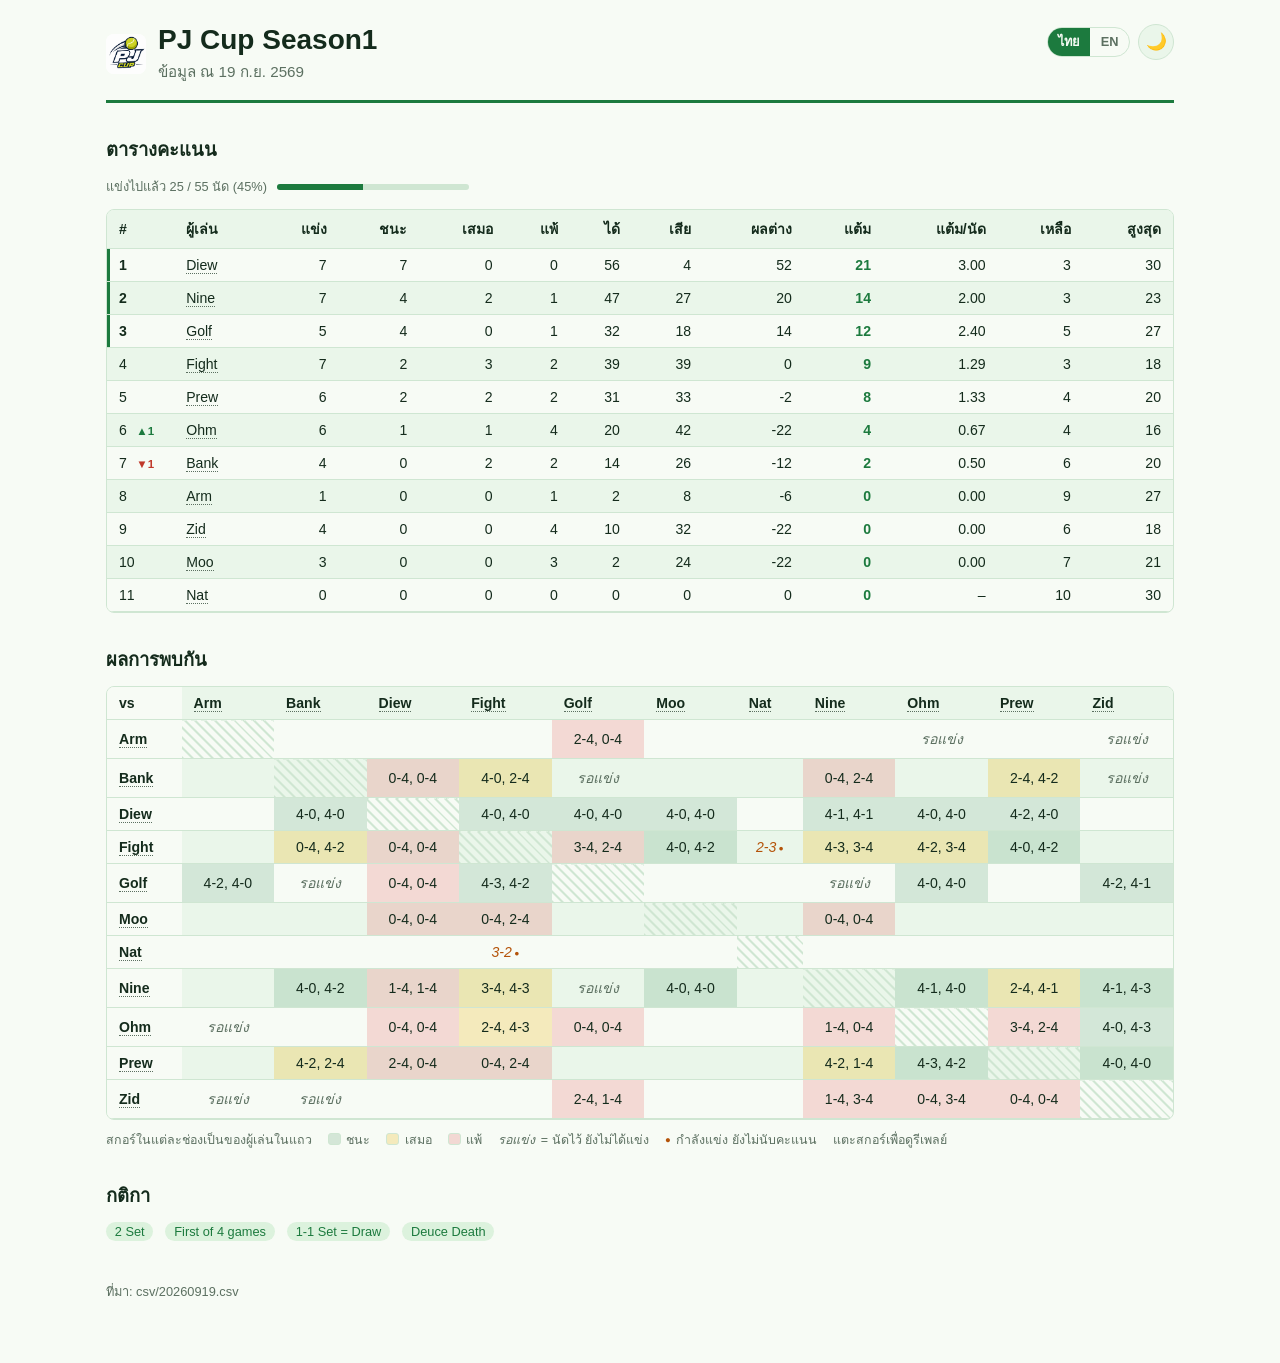
<file: docs/index.html>
<!doctype html>
<html lang="th">
<head>
<meta charset="utf-8">
<meta name="viewport" content="width=device-width, initial-scale=1">
<title>PJ Cup Season1</title>
<meta name="description" content="ตารางคะแนนและผลการพบกันของลีกเทนนิส อัปเดต 19 ก.ย. 2569">
<meta property="og:type" content="website">
<meta property="og:title" content="PJ Cup Season1">
<meta property="og:description" content="ตารางคะแนนและผลการพบกันของลีกเทนนิส อัปเดต 19 ก.ย. 2569">
<meta property="og:url" content="https://pj-cup.github.io/">
<meta property="og:locale" content="th_TH">
<meta property="og:image" content="https://pj-cup.github.io/logo.png">
<meta name="twitter:card" content="summary">
<meta name="twitter:title" content="PJ Cup Season1">
<meta name="twitter:description" content="ตารางคะแนนและผลการพบกันของลีกเทนนิส อัปเดต 19 ก.ย. 2569">
<meta name="twitter:image" content="https://pj-cup.github.io/logo.png">
<link rel="icon" href="logo.png" type="image/png">
<link rel="alternate" hreflang="th" href="https://pj-cup.github.io/">
<link rel="alternate" hreflang="en" href="https://pj-cup.github.io/en.html">
<link rel="alternate" hreflang="x-default" href="https://pj-cup.github.io/">
<script>
(function () {
  try {
    var stored = localStorage.getItem("theme");
    if (stored === "light" || stored === "dark") {
      document.documentElement.setAttribute("data-theme", stored);
    }
  } catch (e) {}
})();
</script>
<link rel="stylesheet" href="style.css">
</head>
<body>
<div class="container">
  <header class="site-header">
    <div class="site-title">
      <img src="logo.png" alt="" class="logo" width="40" height="40">
      <div>
        <h1>PJ Cup Season1</h1>
        <p class="subtitle">ข้อมูล ณ 19 ก.ย. 2569</p>
      </div>
    </div>
    <div class="header-actions">
      <nav class="lang-toggle" aria-label="ภาษา"><span aria-current="true">ไทย</span><a href="en.html" hreflang="en" lang="en">EN</a></nav>
      <button id="theme-toggle" class="theme-toggle" type="button" aria-label="สลับโหมดมืด">🌙</button>
    </div>
  </header>

  <section>
    <h2>ตารางคะแนน</h2>
    <div class="league-progress"><span>แข่งไปแล้ว 25 / 55 นัด (45%)</span><i class="lp-bar" role="presentation"><i style="width:45%"></i></i></div>
    <div class="table-scroll">
<table class="standings">
<thead><tr><th class="col-rank">#</th><th class="col-name">ผู้เล่น</th><th class="col-mp num" title="จำนวนนัดที่แข่ง">แข่ง</th><th class="col-w num">ชนะ</th><th class="col-d num">เสมอ</th><th class="col-l num">แพ้</th><th class="col-gf num" title="เกมที่ได้">ได้</th><th class="col-ga num" title="เกมที่เสีย">เสีย</th><th class="col-gd num" title="ผลต่างเกม">ผลต่าง</th><th class="col-pts num" title="แต้มรวม">แต้ม</th><th class="col-ppm num" title="แต้มเฉลี่ยต่อนัด">แต้ม/นัด</th><th class="col-left num" title="คู่แข่งที่ยังไม่ได้แข่ง">เหลือ</th><th class="col-max num" title="แต้มสูงสุดที่ยังทำได้ ถ้าแข่งครบทุกนัดที่เหลือ">สูงสุด</th></tr></thead>
<tbody><tr><td class="col-rank">1 <span class="rank-move same" title="อันดับเท่าเดิมกับ 18 ก.ย. 2569" aria-label="อันดับเท่าเดิมกับ 18 ก.ย. 2569">–</span></td><td class="col-name"><a class="player-link" href="#player-diew">Diew</a></td><td class="col-mp num">7</td><td class="col-w num">7</td><td class="col-d num">0</td><td class="col-l num">0</td><td class="col-gf num">56</td><td class="col-ga num">4</td><td class="col-gd num">52</td><td class="col-pts num">21</td><td class="col-ppm num">3.00</td><td class="col-left num">3</td><td class="col-max num">30</td></tr><tr><td class="col-rank">2 <span class="rank-move same" title="อันดับเท่าเดิมกับ 18 ก.ย. 2569" aria-label="อันดับเท่าเดิมกับ 18 ก.ย. 2569">–</span></td><td class="col-name"><a class="player-link" href="#player-nine">Nine</a></td><td class="col-mp num">7</td><td class="col-w num">4</td><td class="col-d num">2</td><td class="col-l num">1</td><td class="col-gf num">47</td><td class="col-ga num">27</td><td class="col-gd num">20</td><td class="col-pts num">14</td><td class="col-ppm num">2.00</td><td class="col-left num">3</td><td class="col-max num">23</td></tr><tr><td class="col-rank">3 <span class="rank-move same" title="อันดับเท่าเดิมกับ 18 ก.ย. 2569" aria-label="อันดับเท่าเดิมกับ 18 ก.ย. 2569">–</span></td><td class="col-name"><a class="player-link" href="#player-golf">Golf</a></td><td class="col-mp num">5</td><td class="col-w num">4</td><td class="col-d num">0</td><td class="col-l num">1</td><td class="col-gf num">32</td><td class="col-ga num">18</td><td class="col-gd num">14</td><td class="col-pts num">12</td><td class="col-ppm num">2.40</td><td class="col-left num">5</td><td class="col-max num">27</td></tr><tr><td class="col-rank">4 <span class="rank-move same" title="อันดับเท่าเดิมกับ 18 ก.ย. 2569" aria-label="อันดับเท่าเดิมกับ 18 ก.ย. 2569">–</span></td><td class="col-name"><a class="player-link" href="#player-fight">Fight</a></td><td class="col-mp num">7</td><td class="col-w num">2</td><td class="col-d num">3</td><td class="col-l num">2</td><td class="col-gf num">39</td><td class="col-ga num">39</td><td class="col-gd num">0</td><td class="col-pts num">9</td><td class="col-ppm num">1.29</td><td class="col-left num">3</td><td class="col-max num">18</td></tr><tr><td class="col-rank">5 <span class="rank-move same" title="อันดับเท่าเดิมกับ 18 ก.ย. 2569" aria-label="อันดับเท่าเดิมกับ 18 ก.ย. 2569">–</span></td><td class="col-name"><a class="player-link" href="#player-prew">Prew</a></td><td class="col-mp num">6</td><td class="col-w num">2</td><td class="col-d num">2</td><td class="col-l num">2</td><td class="col-gf num">31</td><td class="col-ga num">33</td><td class="col-gd num">-2</td><td class="col-pts num">8</td><td class="col-ppm num">1.33</td><td class="col-left num">4</td><td class="col-max num">20</td></tr><tr><td class="col-rank">6 <span class="rank-move up" title="ขึ้น 1 อันดับ ตั้งแต่ 18 ก.ย. 2569" aria-label="ขึ้น 1 อันดับ ตั้งแต่ 18 ก.ย. 2569">▲1</span></td><td class="col-name"><a class="player-link" href="#player-ohm">Ohm</a></td><td class="col-mp num">6</td><td class="col-w num">1</td><td class="col-d num">1</td><td class="col-l num">4</td><td class="col-gf num">20</td><td class="col-ga num">42</td><td class="col-gd num">-22</td><td class="col-pts num">4</td><td class="col-ppm num">0.67</td><td class="col-left num">4</td><td class="col-max num">16</td></tr><tr><td class="col-rank">7 <span class="rank-move down" title="ลง 1 อันดับ ตั้งแต่ 18 ก.ย. 2569" aria-label="ลง 1 อันดับ ตั้งแต่ 18 ก.ย. 2569">▼1</span></td><td class="col-name"><a class="player-link" href="#player-bank">Bank</a></td><td class="col-mp num">4</td><td class="col-w num">0</td><td class="col-d num">2</td><td class="col-l num">2</td><td class="col-gf num">14</td><td class="col-ga num">26</td><td class="col-gd num">-12</td><td class="col-pts num">2</td><td class="col-ppm num">0.50</td><td class="col-left num">6</td><td class="col-max num">20</td></tr><tr><td class="col-rank">8 <span class="rank-move same" title="อันดับเท่าเดิมกับ 18 ก.ย. 2569" aria-label="อันดับเท่าเดิมกับ 18 ก.ย. 2569">–</span></td><td class="col-name"><a class="player-link" href="#player-arm">Arm</a></td><td class="col-mp num">1</td><td class="col-w num">0</td><td class="col-d num">0</td><td class="col-l num">1</td><td class="col-gf num">2</td><td class="col-ga num">8</td><td class="col-gd num">-6</td><td class="col-pts num">0</td><td class="col-ppm num">0.00</td><td class="col-left num">9</td><td class="col-max num">27</td></tr><tr><td class="col-rank">9 <span class="rank-move same" title="อันดับเท่าเดิมกับ 18 ก.ย. 2569" aria-label="อันดับเท่าเดิมกับ 18 ก.ย. 2569">–</span></td><td class="col-name"><a class="player-link" href="#player-zid">Zid</a></td><td class="col-mp num">4</td><td class="col-w num">0</td><td class="col-d num">0</td><td class="col-l num">4</td><td class="col-gf num">10</td><td class="col-ga num">32</td><td class="col-gd num">-22</td><td class="col-pts num">0</td><td class="col-ppm num">0.00</td><td class="col-left num">6</td><td class="col-max num">18</td></tr><tr><td class="col-rank">10 <span class="rank-move same" title="อันดับเท่าเดิมกับ 18 ก.ย. 2569" aria-label="อันดับเท่าเดิมกับ 18 ก.ย. 2569">–</span></td><td class="col-name"><a class="player-link" href="#player-moo">Moo</a></td><td class="col-mp num">3</td><td class="col-w num">0</td><td class="col-d num">0</td><td class="col-l num">3</td><td class="col-gf num">2</td><td class="col-ga num">24</td><td class="col-gd num">-22</td><td class="col-pts num">0</td><td class="col-ppm num">0.00</td><td class="col-left num">7</td><td class="col-max num">21</td></tr><tr><td class="col-rank">11 <span class="rank-move same" title="อันดับเท่าเดิมกับ 18 ก.ย. 2569" aria-label="อันดับเท่าเดิมกับ 18 ก.ย. 2569">–</span></td><td class="col-name"><a class="player-link" href="#player-nat">Nat</a></td><td class="col-mp num">0</td><td class="col-w num">0</td><td class="col-d num">0</td><td class="col-l num">0</td><td class="col-gf num">0</td><td class="col-ga num">0</td><td class="col-gd num">0</td><td class="col-pts num">0</td><td class="col-ppm num">–</td><td class="col-left num">10</td><td class="col-max num">30</td></tr></tbody>
</table>
    </div>
  </section>
  <section>
    <h2>ผลการพบกัน</h2>
    <div class="table-scroll">
<table class="h2h">
<thead><tr><th>vs</th><th><a class="player-link" href="#player-arm">Arm</a></th><th><a class="player-link" href="#player-bank">Bank</a></th><th><a class="player-link" href="#player-diew">Diew</a></th><th><a class="player-link" href="#player-fight">Fight</a></th><th><a class="player-link" href="#player-golf">Golf</a></th><th><a class="player-link" href="#player-moo">Moo</a></th><th><a class="player-link" href="#player-nat">Nat</a></th><th><a class="player-link" href="#player-nine">Nine</a></th><th><a class="player-link" href="#player-ohm">Ohm</a></th><th><a class="player-link" href="#player-prew">Prew</a></th><th><a class="player-link" href="#player-zid">Zid</a></th></tr></thead>
<tbody><tr><th><a class="player-link" href="#player-arm">Arm</a></th><td class="cell-diag"></td><td class="cell-empty"></td><td class="cell-empty"></td><td class="cell-empty"></td><td class="cell-result loss"><a class="match-link" href="#match-arm-vs-golf">2-4, 0-4</a></td><td class="cell-empty"></td><td class="cell-empty"></td><td class="cell-empty"></td><td class="cell-tba" title="ยังไม่ได้แข่ง — มีนัดไว้แล้ว">รอแข่ง</td><td class="cell-empty"></td><td class="cell-tba" title="ยังไม่ได้แข่ง — มีนัดไว้แล้ว">รอแข่ง</td></tr><tr><th><a class="player-link" href="#player-bank">Bank</a></th><td class="cell-empty"></td><td class="cell-diag"></td><td class="cell-result loss"><a class="match-link" href="#match-bank-vs-diew">0-4, 0-4</a></td><td class="cell-result draw"><a class="match-link" href="#match-bank-vs-fight">4-0, 2-4</a></td><td class="cell-tba" title="ยังไม่ได้แข่ง — มีนัดไว้แล้ว">รอแข่ง</td><td class="cell-empty"></td><td class="cell-empty"></td><td class="cell-result loss"><a class="match-link" href="#match-bank-vs-nine">0-4, 2-4</a></td><td class="cell-empty"></td><td class="cell-result draw"><a class="match-link" href="#match-bank-vs-prew">2-4, 4-2</a></td><td class="cell-tba" title="ยังไม่ได้แข่ง — มีนัดไว้แล้ว">รอแข่ง</td></tr><tr><th><a class="player-link" href="#player-diew">Diew</a></th><td class="cell-empty"></td><td class="cell-result win"><a class="match-link" href="#match-diew-vs-bank">4-0, 4-0</a></td><td class="cell-diag"></td><td class="cell-result win"><a class="match-link" href="#match-diew-vs-fight">4-0, 4-0</a></td><td class="cell-result win"><a class="match-link" href="#match-diew-vs-golf">4-0, 4-0</a></td><td class="cell-result win"><a class="match-link" href="#match-diew-vs-moo">4-0, 4-0</a></td><td class="cell-empty"></td><td class="cell-result win"><a class="match-link" href="#match-diew-vs-nine">4-1, 4-1</a></td><td class="cell-result win"><a class="match-link" href="#match-diew-vs-ohm">4-0, 4-0</a></td><td class="cell-result win"><a class="match-link" href="#match-diew-vs-prew">4-2, 4-0</a></td><td class="cell-empty"></td></tr><tr><th><a class="player-link" href="#player-fight">Fight</a></th><td class="cell-empty"></td><td class="cell-result draw"><a class="match-link" href="#match-fight-vs-bank">0-4, 4-2</a></td><td class="cell-result loss"><a class="match-link" href="#match-fight-vs-diew">0-4, 0-4</a></td><td class="cell-diag"></td><td class="cell-result loss"><a class="match-link" href="#match-fight-vs-golf">3-4, 2-4</a></td><td class="cell-result win"><a class="match-link" href="#match-fight-vs-moo">4-0, 4-2</a></td><td class="cell-ongoing" title="กำลังแข่ง — ยังไม่นับในตารางคะแนน"><a class="match-link" href="#match-fight-vs-nat">2-3</a></td><td class="cell-result draw"><a class="match-link" href="#match-fight-vs-nine">4-3, 3-4</a></td><td class="cell-result draw"><a class="match-link" href="#match-fight-vs-ohm">4-2, 3-4</a></td><td class="cell-result win"><a class="match-link" href="#match-fight-vs-prew">4-0, 4-2</a></td><td class="cell-empty"></td></tr><tr><th><a class="player-link" href="#player-golf">Golf</a></th><td class="cell-result win"><a class="match-link" href="#match-golf-vs-arm">4-2, 4-0</a></td><td class="cell-tba" title="ยังไม่ได้แข่ง — มีนัดไว้แล้ว">รอแข่ง</td><td class="cell-result loss"><a class="match-link" href="#match-golf-vs-diew">0-4, 0-4</a></td><td class="cell-result win"><a class="match-link" href="#match-golf-vs-fight">4-3, 4-2</a></td><td class="cell-diag"></td><td class="cell-empty"></td><td class="cell-empty"></td><td class="cell-tba" title="ยังไม่ได้แข่ง — มีนัดไว้แล้ว">รอแข่ง</td><td class="cell-result win"><a class="match-link" href="#match-golf-vs-ohm">4-0, 4-0</a></td><td class="cell-empty"></td><td class="cell-result win"><a class="match-link" href="#match-golf-vs-zid">4-2, 4-1</a></td></tr><tr><th><a class="player-link" href="#player-moo">Moo</a></th><td class="cell-empty"></td><td class="cell-empty"></td><td class="cell-result loss"><a class="match-link" href="#match-moo-vs-diew">0-4, 0-4</a></td><td class="cell-result loss"><a class="match-link" href="#match-moo-vs-fight">0-4, 2-4</a></td><td class="cell-empty"></td><td class="cell-diag"></td><td class="cell-empty"></td><td class="cell-result loss"><a class="match-link" href="#match-moo-vs-nine">0-4, 0-4</a></td><td class="cell-empty"></td><td class="cell-empty"></td><td class="cell-empty"></td></tr><tr><th><a class="player-link" href="#player-nat">Nat</a></th><td class="cell-empty"></td><td class="cell-empty"></td><td class="cell-empty"></td><td class="cell-ongoing" title="กำลังแข่ง — ยังไม่นับในตารางคะแนน"><a class="match-link" href="#match-nat-vs-fight">3-2</a></td><td class="cell-empty"></td><td class="cell-empty"></td><td class="cell-diag"></td><td class="cell-empty"></td><td class="cell-empty"></td><td class="cell-empty"></td><td class="cell-empty"></td></tr><tr><th><a class="player-link" href="#player-nine">Nine</a></th><td class="cell-empty"></td><td class="cell-result win"><a class="match-link" href="#match-nine-vs-bank">4-0, 4-2</a></td><td class="cell-result loss"><a class="match-link" href="#match-nine-vs-diew">1-4, 1-4</a></td><td class="cell-result draw"><a class="match-link" href="#match-nine-vs-fight">3-4, 4-3</a></td><td class="cell-tba" title="ยังไม่ได้แข่ง — มีนัดไว้แล้ว">รอแข่ง</td><td class="cell-result win"><a class="match-link" href="#match-nine-vs-moo">4-0, 4-0</a></td><td class="cell-empty"></td><td class="cell-diag"></td><td class="cell-result win"><a class="match-link" href="#match-nine-vs-ohm">4-1, 4-0</a></td><td class="cell-result draw"><a class="match-link" href="#match-nine-vs-prew">2-4, 4-1</a></td><td class="cell-result win"><a class="match-link" href="#match-nine-vs-zid">4-1, 4-3</a></td></tr><tr><th><a class="player-link" href="#player-ohm">Ohm</a></th><td class="cell-tba" title="ยังไม่ได้แข่ง — มีนัดไว้แล้ว">รอแข่ง</td><td class="cell-empty"></td><td class="cell-result loss"><a class="match-link" href="#match-ohm-vs-diew">0-4, 0-4</a></td><td class="cell-result draw"><a class="match-link" href="#match-ohm-vs-fight">2-4, 4-3</a></td><td class="cell-result loss"><a class="match-link" href="#match-ohm-vs-golf">0-4, 0-4</a></td><td class="cell-empty"></td><td class="cell-empty"></td><td class="cell-result loss"><a class="match-link" href="#match-ohm-vs-nine">1-4, 0-4</a></td><td class="cell-diag"></td><td class="cell-result loss"><a class="match-link" href="#match-ohm-vs-prew">3-4, 2-4</a></td><td class="cell-result win"><a class="match-link" href="#match-ohm-vs-zid">4-0, 4-3</a></td></tr><tr><th><a class="player-link" href="#player-prew">Prew</a></th><td class="cell-empty"></td><td class="cell-result draw"><a class="match-link" href="#match-prew-vs-bank">4-2, 2-4</a></td><td class="cell-result loss"><a class="match-link" href="#match-prew-vs-diew">2-4, 0-4</a></td><td class="cell-result loss"><a class="match-link" href="#match-prew-vs-fight">0-4, 2-4</a></td><td class="cell-empty"></td><td class="cell-empty"></td><td class="cell-empty"></td><td class="cell-result draw"><a class="match-link" href="#match-prew-vs-nine">4-2, 1-4</a></td><td class="cell-result win"><a class="match-link" href="#match-prew-vs-ohm">4-3, 4-2</a></td><td class="cell-diag"></td><td class="cell-result win"><a class="match-link" href="#match-prew-vs-zid">4-0, 4-0</a></td></tr><tr><th><a class="player-link" href="#player-zid">Zid</a></th><td class="cell-tba" title="ยังไม่ได้แข่ง — มีนัดไว้แล้ว">รอแข่ง</td><td class="cell-tba" title="ยังไม่ได้แข่ง — มีนัดไว้แล้ว">รอแข่ง</td><td class="cell-empty"></td><td class="cell-empty"></td><td class="cell-result loss"><a class="match-link" href="#match-zid-vs-golf">2-4, 1-4</a></td><td class="cell-empty"></td><td class="cell-empty"></td><td class="cell-result loss"><a class="match-link" href="#match-zid-vs-nine">1-4, 3-4</a></td><td class="cell-result loss"><a class="match-link" href="#match-zid-vs-ohm">0-4, 3-4</a></td><td class="cell-result loss"><a class="match-link" href="#match-zid-vs-prew">0-4, 0-4</a></td><td class="cell-diag"></td></tr></tbody>
</table>
    </div>
    <p class="h2h-legend"><span class="lg-item">สกอร์ในแต่ละช่องเป็นของผู้เล่นในแถว</span><span class="lg-item"><i class="lg-sw win"></i>ชนะ</span><span class="lg-item"><i class="lg-sw draw"></i>เสมอ</span><span class="lg-item"><i class="lg-sw loss"></i>แพ้</span><span class="lg-item"><i class="lg-tba">รอแข่ง</i> = นัดไว้ ยังไม่ได้แข่ง</span><span class="lg-item"><i class="lg-ongoing">●</i> กำลังแข่ง ยังไม่นับคะแนน</span><span class="lg-item">แตะสกอร์เพื่อดูรีเพลย์</span></p>
  </section>
  <section>
    <h2>กติกา</h2>
    <ul class="rules-list"><li><span class="badge">2 Set</span></li><li><span class="badge">First of 4 games</span></li><li><span class="badge">1-1 Set = Draw</span></li><li><span class="badge">Deuce Death</span></li></ul>
  </section>

  <footer>
    <p class="source">ที่มา: csv/20260919.csv</p>
  </footer>
</div>
<dialog class="player-card" id="player-diew" aria-labelledby="player-diew-name" data-share="{&quot;slug&quot;:&quot;player-diew&quot;,&quot;name&quot;:&quot;Diew&quot;,&quot;rank&quot;:&quot;1&quot;,&quot;move&quot;:0,&quot;record&quot;:&quot;ชนะ 7  เสมอ 0  แพ้ 0&quot;,&quot;tiles&quot;:[[&quot;แข่ง&quot;,&quot;7&quot;],[&quot;แต้ม&quot;,&quot;21&quot;],[&quot;แต้ม/นัด&quot;,&quot;3.00&quot;],[&quot;เซต ชนะ–แพ้&quot;,&quot;14–0&quot;],[&quot;เซตสูสี&quot;,&quot;–&quot;],[&quot;ได้&quot;,&quot;56&quot;],[&quot;เสีย&quot;,&quot;4&quot;],[&quot;ผลต่าง&quot;,&quot;+52&quot;]],&quot;axes&quot;:[[&quot;บุก&quot;,10.0],[&quot;เหนือชั้น&quot;,9.3],[&quot;ฟอร์ม&quot;,10.0],[&quot;รับ&quot;,9.3],[&quot;ใจนิ่ง&quot;,null],[&quot;อันดับขยับ&quot;,5]],&quot;top&quot;:0,&quot;sub&quot;:&quot;ตลอดฤดูกาล · คะแนนเต็ม 10&quot;,&quot;date&quot;:&quot;19 ก.ย. 2569&quot;,&quot;site&quot;:&quot;PJ Cup Season1&quot;,&quot;url&quot;:&quot;pj-cup.github.io&quot;,&quot;page&quot;:&quot;https://pj-cup.github.io/&quot;}"><div class="pc-inner"><div class="pc-head"><span class="pc-rank">1</span><div class="pc-id"><h3 id="player-diew-name">Diew</h3><p class="pc-record">ชนะ 7 · เสมอ 0 · แพ้ 0<span class="rank-move same" title="อันดับเท่าเดิมกับ 18 ก.ย. 2569" aria-label="อันดับเท่าเดิมกับ 18 ก.ย. 2569">–</span></p></div><a class="pc-close" href="#" aria-label="ปิด">&times;</a></div><div class="pc-tiles"><div class="pc-tile"><span>แข่ง</span><b>7</b></div><div class="pc-tile"><span>แต้ม</span><b>21</b></div><div class="pc-tile"><span>แต้ม/นัด</span><b>3.00</b></div><div class="pc-tile"><span>เซต ชนะ–แพ้</span><b>14–0</b></div><div class="pc-tile"><span>เซตสูสี</span><b>–</b></div><div class="pc-tile"><span>ได้</span><b>56</b></div><div class="pc-tile"><span>เสีย</span><b>4</b></div><div class="pc-tile"><span>ผลต่าง</span><b>+52</b></div></div><div class="pc-block pc-insights"><h4>ค่าพลังผู้เล่น</h4><p class="pc-sub">ตลอดฤดูกาล · คะแนนเต็ม 10</p><svg class="radar" viewBox="0 0 380 360" role="img" aria-label="ค่าพลังผู้เล่น: บุก 10.0, เหนือชั้น 9.3, ฟอร์ม 10.0, รับ 9.3, ใจนิ่ง –, อันดับขยับ 5.0"><polygon class="rg-area" points="190.0,85.0 272.3,132.5 272.3,227.5 190.0,275.0 107.7,227.5 107.7,132.5"/><polygon class="rg-ring" points="190.0,156.2 210.6,168.1 210.6,191.9 190.0,203.8 169.4,191.9 169.4,168.1"/><polygon class="rg-ring" points="190.0,132.5 231.1,156.2 231.1,203.8 190.0,227.5 148.9,203.8 148.9,156.2"/><polygon class="rg-ring" points="190.0,108.8 251.7,144.4 251.7,215.6 190.0,251.2 128.3,215.6 128.3,144.4"/><line class="rg-spoke" x1="190" y1="180" x2="190.0" y2="85.0"/><line class="rg-spoke" x1="190" y1="180" x2="272.3" y2="132.5"/><line class="rg-spoke" x1="190" y1="180" x2="272.3" y2="227.5"/><line class="rg-spoke" x1="190" y1="180" x2="190.0" y2="275.0"/><line class="rg-spoke" x1="190" y1="180" x2="107.7" y2="227.5"/><line class="rg-spoke" x1="190" y1="180" x2="107.7" y2="132.5"/><polygon class="rg-outer" points="190.0,85.0 272.3,132.5 272.3,227.5 190.0,275.0 107.7,227.5 107.7,132.5"/><circle class="rg-dot" cx="190.0" cy="85.0" r="3"/><circle class="rg-dot" cx="272.3" cy="132.5" r="3"/><circle class="rg-dot" cx="272.3" cy="227.5" r="3"/><circle class="rg-dot" cx="190.0" cy="275.0" r="3"/><circle class="rg-dot" cx="107.7" cy="227.5" r="3"/><circle class="rg-dot" cx="107.7" cy="132.5" r="3"/><polygon class="rg-shape" points="190.0,85.0 266.4,135.9 272.3,227.5 190.0,268.2 190.0,180.0 148.9,156.2"/><circle class="rg-dot" cx="190" cy="180" r="2.5"/><text class="rg-label top" x="190.0" y="36.0" text-anchor="middle">บุก</text><text class="rg-value top" x="190.0" y="64.0" text-anchor="middle">10.0</text><text class="rg-label" x="288.7" y="117.0" text-anchor="start">เหนือชั้น</text><text class="rg-value" x="288.7" y="145.0" text-anchor="start">9.3</text><text class="rg-label" x="288.7" y="231.0" text-anchor="start">ฟอร์ม</text><text class="rg-value" x="288.7" y="259.0" text-anchor="start">10.0</text><text class="rg-label" x="190.0" y="304.0" text-anchor="middle">รับ</text><text class="rg-value" x="190.0" y="332.0" text-anchor="middle">9.3</text><text class="rg-label" x="91.3" y="231.0" text-anchor="end">ใจนิ่ง</text><text class="rg-value" x="91.3" y="259.0" text-anchor="end">–</text><text class="rg-label" x="91.3" y="117.0" text-anchor="end">อันดับขยับ</text><text class="rg-value" x="91.3" y="145.0" text-anchor="end">5.0</text></svg></div><div class="pc-block"><h4>ตั้งแต่ 18 ก.ย. 2569</h4><div class="pc-tiles small"><div class="pc-tile"><span>อันดับ</span><b>1→1</b></div><div class="pc-tile"><span>แต้ม</span><b>0</b></div><div class="pc-tile"><span>แข่ง</span><b>0</b></div><div class="pc-tile"><span>ผลต่าง</span><b>0</b></div></div></div><div class="pc-block"><h4>ประวัติอันดับ</h4><svg class="rank-history" viewBox="0 0 320 130" role="img" aria-label="อันดับในแต่ละรอบข้อมูล: 18/9 อันดับ 1, 19/9 อันดับ 1"><line class="rh-grid" x1="30" y1="14.0" x2="290" y2="14.0"/><text class="rh-label" x="24" y="18.0" text-anchor="end">#1</text><line class="rh-grid" x1="30" y1="104.0" x2="290" y2="104.0"/><text class="rh-label" x="24" y="108.0" text-anchor="end">#11</text><polyline class="rh-line" points="30.0,14.0 290.0,14.0"/><circle class="rh-dot" cx="30.0" cy="14.0" r="3"><title>18/9 อันดับ 1</title></circle><circle class="rh-dot now" cx="290.0" cy="14.0" r="4.5"><title>19/9 อันดับ 1</title></circle><text class="rh-now" x="298.0" y="18.0">#1</text><text class="rh-label" x="30.0" y="124" text-anchor="start">18/9</text><text class="rh-label" x="290.0" y="124" text-anchor="end">19/9</text></svg></div><div class="pc-block"><h4>ผลการแข่งขัน</h4><ul class="pc-results"><li><span class="chip win">ช</span><span class="opp">Bank</span><span class="score">4-0, 4-0</span></li><li><span class="chip win">ช</span><span class="opp">Fight</span><span class="score">4-0, 4-0</span></li><li><span class="chip win">ช</span><span class="opp">Golf</span><span class="score">4-0, 4-0</span></li><li><span class="chip win">ช</span><span class="opp">Moo</span><span class="score">4-0, 4-0</span></li><li><span class="chip win">ช</span><span class="opp">Nine</span><span class="score">4-1, 4-1</span></li><li><span class="chip win">ช</span><span class="opp">Ohm</span><span class="score">4-0, 4-0</span></li><li><span class="chip win">ช</span><span class="opp">Prew</span><span class="score">4-2, 4-0</span></li></ul></div><div class="pc-block"><h4>นัดที่เหลือ · 3</h4><p class="pc-sub">แต้มสูงสุดที่ทำได้: 30 แต้ม ถ้าแข่งครบทุกนัดที่เหลือ</p><ul class="pc-remaining"><li class="empty"><a class="player-link" href="#player-arm">Arm</a></li><li class="empty"><a class="player-link" href="#player-nat">Nat</a></li><li class="empty"><a class="player-link" href="#player-zid">Zid</a></li></ul></div><div class="pc-actions"><label class="pc-compare" hidden><span>เปรียบเทียบกับ</span><select><option value="">เลือกผู้เล่น…</option><option value="nine">Nine</option><option value="golf">Golf</option><option value="fight">Fight</option><option value="prew">Prew</option><option value="ohm">Ohm</option><option value="bank">Bank</option><option value="arm">Arm</option><option value="zid">Zid</option><option value="moo">Moo</option><option value="nat">Nat</option></select></label><button class="pc-share" type="button" hidden>แชร์รูปการ์ด</button></div></div></dialog>
<dialog class="player-card" id="player-nine" aria-labelledby="player-nine-name" data-share="{&quot;slug&quot;:&quot;player-nine&quot;,&quot;name&quot;:&quot;Nine&quot;,&quot;rank&quot;:&quot;2&quot;,&quot;move&quot;:0,&quot;record&quot;:&quot;ชนะ 4  เสมอ 2  แพ้ 1&quot;,&quot;tiles&quot;:[[&quot;แข่ง&quot;,&quot;7&quot;],[&quot;แต้ม&quot;,&quot;14&quot;],[&quot;แต้ม/นัด&quot;,&quot;2.00&quot;],[&quot;เซต ชนะ–แพ้&quot;,&quot;10–4&quot;],[&quot;เซตสูสี&quot;,&quot;2–1&quot;],[&quot;ได้&quot;,&quot;47&quot;],[&quot;เสีย&quot;,&quot;27&quot;],[&quot;ผลต่าง&quot;,&quot;+20&quot;]],&quot;axes&quot;:[[&quot;บุก&quot;,8.4],[&quot;เหนือชั้น&quot;,5.0],[&quot;ฟอร์ม&quot;,6.7],[&quot;รับ&quot;,5.2],[&quot;ใจนิ่ง&quot;,6.7],[&quot;อันดับขยับ&quot;,5]],&quot;top&quot;:0,&quot;sub&quot;:&quot;ตลอดฤดูกาล · คะแนนเต็ม 10&quot;,&quot;date&quot;:&quot;19 ก.ย. 2569&quot;,&quot;site&quot;:&quot;PJ Cup Season1&quot;,&quot;url&quot;:&quot;pj-cup.github.io&quot;,&quot;page&quot;:&quot;https://pj-cup.github.io/&quot;}"><div class="pc-inner"><div class="pc-head"><span class="pc-rank">2</span><div class="pc-id"><h3 id="player-nine-name">Nine</h3><p class="pc-record">ชนะ 4 · เสมอ 2 · แพ้ 1<span class="rank-move same" title="อันดับเท่าเดิมกับ 18 ก.ย. 2569" aria-label="อันดับเท่าเดิมกับ 18 ก.ย. 2569">–</span></p></div><a class="pc-close" href="#" aria-label="ปิด">&times;</a></div><div class="pc-tiles"><div class="pc-tile"><span>แข่ง</span><b>7</b></div><div class="pc-tile"><span>แต้ม</span><b>14</b></div><div class="pc-tile"><span>แต้ม/นัด</span><b>2.00</b></div><div class="pc-tile"><span>เซต ชนะ–แพ้</span><b>10–4</b></div><div class="pc-tile"><span>เซตสูสี</span><b>2–1</b></div><div class="pc-tile"><span>ได้</span><b>47</b></div><div class="pc-tile"><span>เสีย</span><b>27</b></div><div class="pc-tile"><span>ผลต่าง</span><b>+20</b></div></div><div class="pc-block pc-insights"><h4>ค่าพลังผู้เล่น</h4><p class="pc-sub">ตลอดฤดูกาล · คะแนนเต็ม 10</p><svg class="radar" viewBox="0 0 380 360" role="img" aria-label="ค่าพลังผู้เล่น: บุก 8.4, เหนือชั้น 5.0, ฟอร์ม 6.7, รับ 5.2, ใจนิ่ง 6.7, อันดับขยับ 5.0"><polygon class="rg-area" points="190.0,85.0 272.3,132.5 272.3,227.5 190.0,275.0 107.7,227.5 107.7,132.5"/><polygon class="rg-ring" points="190.0,156.2 210.6,168.1 210.6,191.9 190.0,203.8 169.4,191.9 169.4,168.1"/><polygon class="rg-ring" points="190.0,132.5 231.1,156.2 231.1,203.8 190.0,227.5 148.9,203.8 148.9,156.2"/><polygon class="rg-ring" points="190.0,108.8 251.7,144.4 251.7,215.6 190.0,251.2 128.3,215.6 128.3,144.4"/><line class="rg-spoke" x1="190" y1="180" x2="190.0" y2="85.0"/><line class="rg-spoke" x1="190" y1="180" x2="272.3" y2="132.5"/><line class="rg-spoke" x1="190" y1="180" x2="272.3" y2="227.5"/><line class="rg-spoke" x1="190" y1="180" x2="190.0" y2="275.0"/><line class="rg-spoke" x1="190" y1="180" x2="107.7" y2="227.5"/><line class="rg-spoke" x1="190" y1="180" x2="107.7" y2="132.5"/><polygon class="rg-outer" points="190.0,85.0 272.3,132.5 272.3,227.5 190.0,275.0 107.7,227.5 107.7,132.5"/><circle class="rg-dot" cx="190.0" cy="85.0" r="3"/><circle class="rg-dot" cx="272.3" cy="132.5" r="3"/><circle class="rg-dot" cx="272.3" cy="227.5" r="3"/><circle class="rg-dot" cx="190.0" cy="275.0" r="3"/><circle class="rg-dot" cx="107.7" cy="227.5" r="3"/><circle class="rg-dot" cx="107.7" cy="132.5" r="3"/><polygon class="rg-shape" points="190.0,100.3 231.1,156.2 244.8,211.7 190.0,229.2 135.2,211.7 148.9,156.2"/><circle class="rg-dot" cx="190" cy="180" r="2.5"/><text class="rg-label top" x="190.0" y="36.0" text-anchor="middle">บุก</text><text class="rg-value top" x="190.0" y="64.0" text-anchor="middle">8.4</text><text class="rg-label" x="288.7" y="117.0" text-anchor="start">เหนือชั้น</text><text class="rg-value" x="288.7" y="145.0" text-anchor="start">5.0</text><text class="rg-label" x="288.7" y="231.0" text-anchor="start">ฟอร์ม</text><text class="rg-value" x="288.7" y="259.0" text-anchor="start">6.7</text><text class="rg-label" x="190.0" y="304.0" text-anchor="middle">รับ</text><text class="rg-value" x="190.0" y="332.0" text-anchor="middle">5.2</text><text class="rg-label" x="91.3" y="231.0" text-anchor="end">ใจนิ่ง</text><text class="rg-value" x="91.3" y="259.0" text-anchor="end">6.7</text><text class="rg-label" x="91.3" y="117.0" text-anchor="end">อันดับขยับ</text><text class="rg-value" x="91.3" y="145.0" text-anchor="end">5.0</text></svg></div><div class="pc-block"><h4>ตั้งแต่ 18 ก.ย. 2569</h4><div class="pc-tiles small"><div class="pc-tile"><span>อันดับ</span><b>2→2</b></div><div class="pc-tile"><span>แต้ม</span><b>0</b></div><div class="pc-tile"><span>แข่ง</span><b>0</b></div><div class="pc-tile"><span>ผลต่าง</span><b>0</b></div></div></div><div class="pc-block"><h4>ประวัติอันดับ</h4><svg class="rank-history" viewBox="0 0 320 130" role="img" aria-label="อันดับในแต่ละรอบข้อมูล: 18/9 อันดับ 2, 19/9 อันดับ 2"><line class="rh-grid" x1="30" y1="14.0" x2="290" y2="14.0"/><text class="rh-label" x="24" y="18.0" text-anchor="end">#1</text><line class="rh-grid" x1="30" y1="104.0" x2="290" y2="104.0"/><text class="rh-label" x="24" y="108.0" text-anchor="end">#11</text><polyline class="rh-line" points="30.0,23.0 290.0,23.0"/><circle class="rh-dot" cx="30.0" cy="23.0" r="3"><title>18/9 อันดับ 2</title></circle><circle class="rh-dot now" cx="290.0" cy="23.0" r="4.5"><title>19/9 อันดับ 2</title></circle><text class="rh-now" x="298.0" y="27.0">#2</text><text class="rh-label" x="30.0" y="124" text-anchor="start">18/9</text><text class="rh-label" x="290.0" y="124" text-anchor="end">19/9</text></svg></div><div class="pc-block"><h4>ผลการแข่งขัน</h4><ul class="pc-results"><li><span class="chip win">ช</span><span class="opp">Bank</span><span class="score">4-0, 4-2</span></li><li><span class="chip loss">พ</span><span class="opp">Diew</span><span class="score">1-4, 1-4</span></li><li><span class="chip draw">ส</span><span class="opp">Fight</span><span class="score">3-4, 4-3</span></li><li><span class="chip win">ช</span><span class="opp">Moo</span><span class="score">4-0, 4-0</span></li><li><span class="chip win">ช</span><span class="opp">Ohm</span><span class="score">4-1, 4-0</span></li><li><span class="chip draw">ส</span><span class="opp">Prew</span><span class="score">2-4, 4-1</span></li><li><span class="chip win">ช</span><span class="opp">Zid</span><span class="score">4-1, 4-3</span></li></ul></div><div class="pc-block"><h4>นัดที่เหลือ · 3</h4><p class="pc-sub">แต้มสูงสุดที่ทำได้: 23 แต้ม ถ้าแข่งครบทุกนัดที่เหลือ</p><ul class="pc-remaining"><li class="empty"><a class="player-link" href="#player-arm">Arm</a></li><li class="tba"><a class="player-link" href="#player-golf">Golf</a></li><li class="empty"><a class="player-link" href="#player-nat">Nat</a></li></ul></div><div class="pc-actions"><label class="pc-compare" hidden><span>เปรียบเทียบกับ</span><select><option value="">เลือกผู้เล่น…</option><option value="diew">Diew</option><option value="golf">Golf</option><option value="fight">Fight</option><option value="prew">Prew</option><option value="ohm">Ohm</option><option value="bank">Bank</option><option value="arm">Arm</option><option value="zid">Zid</option><option value="moo">Moo</option><option value="nat">Nat</option></select></label><button class="pc-share" type="button" hidden>แชร์รูปการ์ด</button></div></div></dialog>
<dialog class="player-card" id="player-golf" aria-labelledby="player-golf-name" data-share="{&quot;slug&quot;:&quot;player-golf&quot;,&quot;name&quot;:&quot;Golf&quot;,&quot;rank&quot;:&quot;3&quot;,&quot;move&quot;:0,&quot;record&quot;:&quot;ชนะ 4  เสมอ 0  แพ้ 1&quot;,&quot;tiles&quot;:[[&quot;แข่ง&quot;,&quot;5&quot;],[&quot;แต้ม&quot;,&quot;12&quot;],[&quot;แต้ม/นัด&quot;,&quot;2.40&quot;],[&quot;เซต ชนะ–แพ้&quot;,&quot;8–2&quot;],[&quot;เซตสูสี&quot;,&quot;1–0&quot;],[&quot;ได้&quot;,&quot;32&quot;],[&quot;เสีย&quot;,&quot;18&quot;],[&quot;ผลต่าง&quot;,&quot;+14&quot;]],&quot;axes&quot;:[[&quot;บุก&quot;,8.0],[&quot;เหนือชั้น&quot;,4.0],[&quot;ฟอร์ม&quot;,8.0],[&quot;รับ&quot;,5.5],[&quot;ใจนิ่ง&quot;,10.0],[&quot;อันดับขยับ&quot;,5]],&quot;top&quot;:4,&quot;sub&quot;:&quot;ตลอดฤดูกาล · คะแนนเต็ม 10&quot;,&quot;date&quot;:&quot;19 ก.ย. 2569&quot;,&quot;site&quot;:&quot;PJ Cup Season1&quot;,&quot;url&quot;:&quot;pj-cup.github.io&quot;,&quot;page&quot;:&quot;https://pj-cup.github.io/&quot;}"><div class="pc-inner"><div class="pc-head"><span class="pc-rank">3</span><div class="pc-id"><h3 id="player-golf-name">Golf</h3><p class="pc-record">ชนะ 4 · เสมอ 0 · แพ้ 1<span class="rank-move same" title="อันดับเท่าเดิมกับ 18 ก.ย. 2569" aria-label="อันดับเท่าเดิมกับ 18 ก.ย. 2569">–</span></p></div><a class="pc-close" href="#" aria-label="ปิด">&times;</a></div><div class="pc-tiles"><div class="pc-tile"><span>แข่ง</span><b>5</b></div><div class="pc-tile"><span>แต้ม</span><b>12</b></div><div class="pc-tile"><span>แต้ม/นัด</span><b>2.40</b></div><div class="pc-tile"><span>เซต ชนะ–แพ้</span><b>8–2</b></div><div class="pc-tile"><span>เซตสูสี</span><b>1–0</b></div><div class="pc-tile"><span>ได้</span><b>32</b></div><div class="pc-tile"><span>เสีย</span><b>18</b></div><div class="pc-tile"><span>ผลต่าง</span><b>+14</b></div></div><div class="pc-block pc-insights"><h4>ค่าพลังผู้เล่น</h4><p class="pc-sub">ตลอดฤดูกาล · คะแนนเต็ม 10</p><svg class="radar" viewBox="0 0 380 360" role="img" aria-label="ค่าพลังผู้เล่น: บุก 8.0, เหนือชั้น 4.0, ฟอร์ม 8.0, รับ 5.5, ใจนิ่ง 10.0, อันดับขยับ 5.0"><polygon class="rg-area" points="190.0,85.0 272.3,132.5 272.3,227.5 190.0,275.0 107.7,227.5 107.7,132.5"/><polygon class="rg-ring" points="190.0,156.2 210.6,168.1 210.6,191.9 190.0,203.8 169.4,191.9 169.4,168.1"/><polygon class="rg-ring" points="190.0,132.5 231.1,156.2 231.1,203.8 190.0,227.5 148.9,203.8 148.9,156.2"/><polygon class="rg-ring" points="190.0,108.8 251.7,144.4 251.7,215.6 190.0,251.2 128.3,215.6 128.3,144.4"/><line class="rg-spoke" x1="190" y1="180" x2="190.0" y2="85.0"/><line class="rg-spoke" x1="190" y1="180" x2="272.3" y2="132.5"/><line class="rg-spoke" x1="190" y1="180" x2="272.3" y2="227.5"/><line class="rg-spoke" x1="190" y1="180" x2="190.0" y2="275.0"/><line class="rg-spoke" x1="190" y1="180" x2="107.7" y2="227.5"/><line class="rg-spoke" x1="190" y1="180" x2="107.7" y2="132.5"/><polygon class="rg-outer" points="190.0,85.0 272.3,132.5 272.3,227.5 190.0,275.0 107.7,227.5 107.7,132.5"/><circle class="rg-dot" cx="190.0" cy="85.0" r="3"/><circle class="rg-dot" cx="272.3" cy="132.5" r="3"/><circle class="rg-dot" cx="272.3" cy="227.5" r="3"/><circle class="rg-dot" cx="190.0" cy="275.0" r="3"/><circle class="rg-dot" cx="107.7" cy="227.5" r="3"/><circle class="rg-dot" cx="107.7" cy="132.5" r="3"/><polygon class="rg-shape" points="190.0,104.0 222.9,161.0 255.8,218.0 190.0,232.2 107.7,227.5 148.9,156.2"/><circle class="rg-dot" cx="190" cy="180" r="2.5"/><text class="rg-label" x="190.0" y="36.0" text-anchor="middle">บุก</text><text class="rg-value" x="190.0" y="64.0" text-anchor="middle">8.0</text><text class="rg-label" x="288.7" y="117.0" text-anchor="start">เหนือชั้น</text><text class="rg-value" x="288.7" y="145.0" text-anchor="start">4.0</text><text class="rg-label" x="288.7" y="231.0" text-anchor="start">ฟอร์ม</text><text class="rg-value" x="288.7" y="259.0" text-anchor="start">8.0</text><text class="rg-label" x="190.0" y="304.0" text-anchor="middle">รับ</text><text class="rg-value" x="190.0" y="332.0" text-anchor="middle">5.5</text><text class="rg-label top" x="91.3" y="231.0" text-anchor="end">ใจนิ่ง</text><text class="rg-value top" x="91.3" y="259.0" text-anchor="end">10.0</text><text class="rg-label" x="91.3" y="117.0" text-anchor="end">อันดับขยับ</text><text class="rg-value" x="91.3" y="145.0" text-anchor="end">5.0</text></svg></div><div class="pc-block"><h4>ตั้งแต่ 18 ก.ย. 2569</h4><div class="pc-tiles small"><div class="pc-tile"><span>อันดับ</span><b>3→3</b></div><div class="pc-tile"><span>แต้ม</span><b>0</b></div><div class="pc-tile"><span>แข่ง</span><b>0</b></div><div class="pc-tile"><span>ผลต่าง</span><b>0</b></div></div></div><div class="pc-block"><h4>ประวัติอันดับ</h4><svg class="rank-history" viewBox="0 0 320 130" role="img" aria-label="อันดับในแต่ละรอบข้อมูล: 18/9 อันดับ 3, 19/9 อันดับ 3"><line class="rh-grid" x1="30" y1="14.0" x2="290" y2="14.0"/><text class="rh-label" x="24" y="18.0" text-anchor="end">#1</text><line class="rh-grid" x1="30" y1="104.0" x2="290" y2="104.0"/><text class="rh-label" x="24" y="108.0" text-anchor="end">#11</text><polyline class="rh-line" points="30.0,32.0 290.0,32.0"/><circle class="rh-dot" cx="30.0" cy="32.0" r="3"><title>18/9 อันดับ 3</title></circle><circle class="rh-dot now" cx="290.0" cy="32.0" r="4.5"><title>19/9 อันดับ 3</title></circle><text class="rh-now" x="298.0" y="36.0">#3</text><text class="rh-label" x="30.0" y="124" text-anchor="start">18/9</text><text class="rh-label" x="290.0" y="124" text-anchor="end">19/9</text></svg></div><div class="pc-block"><h4>ผลการแข่งขัน</h4><ul class="pc-results"><li><span class="chip win">ช</span><span class="opp">Arm</span><span class="score">4-2, 4-0</span></li><li><span class="chip loss">พ</span><span class="opp">Diew</span><span class="score">0-4, 0-4</span></li><li><span class="chip win">ช</span><span class="opp">Fight</span><span class="score">4-3, 4-2</span></li><li><span class="chip win">ช</span><span class="opp">Ohm</span><span class="score">4-0, 4-0</span></li><li><span class="chip win">ช</span><span class="opp">Zid</span><span class="score">4-2, 4-1</span></li></ul></div><div class="pc-block"><h4>นัดที่เหลือ · 5</h4><p class="pc-sub">แต้มสูงสุดที่ทำได้: 27 แต้ม ถ้าแข่งครบทุกนัดที่เหลือ</p><ul class="pc-remaining"><li class="tba"><a class="player-link" href="#player-bank">Bank</a></li><li class="empty"><a class="player-link" href="#player-moo">Moo</a></li><li class="empty"><a class="player-link" href="#player-nat">Nat</a></li><li class="tba"><a class="player-link" href="#player-nine">Nine</a></li><li class="empty"><a class="player-link" href="#player-prew">Prew</a></li></ul></div><div class="pc-actions"><label class="pc-compare" hidden><span>เปรียบเทียบกับ</span><select><option value="">เลือกผู้เล่น…</option><option value="diew">Diew</option><option value="nine">Nine</option><option value="fight">Fight</option><option value="prew">Prew</option><option value="ohm">Ohm</option><option value="bank">Bank</option><option value="arm">Arm</option><option value="zid">Zid</option><option value="moo">Moo</option><option value="nat">Nat</option></select></label><button class="pc-share" type="button" hidden>แชร์รูปการ์ด</button></div></div></dialog>
<dialog class="player-card" id="player-fight" aria-labelledby="player-fight-name" data-share="{&quot;slug&quot;:&quot;player-fight&quot;,&quot;name&quot;:&quot;Fight&quot;,&quot;rank&quot;:&quot;4&quot;,&quot;move&quot;:0,&quot;record&quot;:&quot;ชนะ 2  เสมอ 3  แพ้ 2&quot;,&quot;tiles&quot;:[[&quot;แข่ง&quot;,&quot;7&quot;],[&quot;แต้ม&quot;,&quot;9&quot;],[&quot;แต้ม/นัด&quot;,&quot;1.29&quot;],[&quot;เซต ชนะ–แพ้&quot;,&quot;7–7&quot;],[&quot;เซตสูสี&quot;,&quot;1–3&quot;],[&quot;ได้&quot;,&quot;39&quot;],[&quot;เสีย&quot;,&quot;39&quot;],[&quot;ผลต่าง&quot;,&quot;0&quot;]],&quot;axes&quot;:[[&quot;บุก&quot;,7.0],[&quot;เหนือชั้น&quot;,1.4],[&quot;ฟอร์ม&quot;,4.3],[&quot;รับ&quot;,3.0],[&quot;ใจนิ่ง&quot;,2.5],[&quot;อันดับขยับ&quot;,5]],&quot;top&quot;:0,&quot;sub&quot;:&quot;ตลอดฤดูกาล · คะแนนเต็ม 10&quot;,&quot;date&quot;:&quot;19 ก.ย. 2569&quot;,&quot;site&quot;:&quot;PJ Cup Season1&quot;,&quot;url&quot;:&quot;pj-cup.github.io&quot;,&quot;page&quot;:&quot;https://pj-cup.github.io/&quot;}"><div class="pc-inner"><div class="pc-head"><span class="pc-rank">4</span><div class="pc-id"><h3 id="player-fight-name">Fight</h3><p class="pc-record">ชนะ 2 · เสมอ 3 · แพ้ 2<span class="rank-move same" title="อันดับเท่าเดิมกับ 18 ก.ย. 2569" aria-label="อันดับเท่าเดิมกับ 18 ก.ย. 2569">–</span></p></div><a class="pc-close" href="#" aria-label="ปิด">&times;</a></div><div class="pc-tiles"><div class="pc-tile"><span>แข่ง</span><b>7</b></div><div class="pc-tile"><span>แต้ม</span><b>9</b></div><div class="pc-tile"><span>แต้ม/นัด</span><b>1.29</b></div><div class="pc-tile"><span>เซต ชนะ–แพ้</span><b>7–7</b></div><div class="pc-tile"><span>เซตสูสี</span><b>1–3</b></div><div class="pc-tile"><span>ได้</span><b>39</b></div><div class="pc-tile"><span>เสีย</span><b>39</b></div><div class="pc-tile"><span>ผลต่าง</span><b>0</b></div></div><div class="pc-block pc-insights"><h4>ค่าพลังผู้เล่น</h4><p class="pc-sub">ตลอดฤดูกาล · คะแนนเต็ม 10</p><svg class="radar" viewBox="0 0 380 360" role="img" aria-label="ค่าพลังผู้เล่น: บุก 7.0, เหนือชั้น 1.4, ฟอร์ม 4.3, รับ 3.0, ใจนิ่ง 2.5, อันดับขยับ 5.0"><polygon class="rg-area" points="190.0,85.0 272.3,132.5 272.3,227.5 190.0,275.0 107.7,227.5 107.7,132.5"/><polygon class="rg-ring" points="190.0,156.2 210.6,168.1 210.6,191.9 190.0,203.8 169.4,191.9 169.4,168.1"/><polygon class="rg-ring" points="190.0,132.5 231.1,156.2 231.1,203.8 190.0,227.5 148.9,203.8 148.9,156.2"/><polygon class="rg-ring" points="190.0,108.8 251.7,144.4 251.7,215.6 190.0,251.2 128.3,215.6 128.3,144.4"/><line class="rg-spoke" x1="190" y1="180" x2="190.0" y2="85.0"/><line class="rg-spoke" x1="190" y1="180" x2="272.3" y2="132.5"/><line class="rg-spoke" x1="190" y1="180" x2="272.3" y2="227.5"/><line class="rg-spoke" x1="190" y1="180" x2="190.0" y2="275.0"/><line class="rg-spoke" x1="190" y1="180" x2="107.7" y2="227.5"/><line class="rg-spoke" x1="190" y1="180" x2="107.7" y2="132.5"/><polygon class="rg-outer" points="190.0,85.0 272.3,132.5 272.3,227.5 190.0,275.0 107.7,227.5 107.7,132.5"/><circle class="rg-dot" cx="190.0" cy="85.0" r="3"/><circle class="rg-dot" cx="272.3" cy="132.5" r="3"/><circle class="rg-dot" cx="272.3" cy="227.5" r="3"/><circle class="rg-dot" cx="190.0" cy="275.0" r="3"/><circle class="rg-dot" cx="107.7" cy="227.5" r="3"/><circle class="rg-dot" cx="107.7" cy="132.5" r="3"/><polygon class="rg-shape" points="190.0,113.8 201.8,173.2 225.3,200.4 190.0,208.8 169.4,191.9 148.9,156.2"/><circle class="rg-dot" cx="190" cy="180" r="2.5"/><text class="rg-label top" x="190.0" y="36.0" text-anchor="middle">บุก</text><text class="rg-value top" x="190.0" y="64.0" text-anchor="middle">7.0</text><text class="rg-label" x="288.7" y="117.0" text-anchor="start">เหนือชั้น</text><text class="rg-value" x="288.7" y="145.0" text-anchor="start">1.4</text><text class="rg-label" x="288.7" y="231.0" text-anchor="start">ฟอร์ม</text><text class="rg-value" x="288.7" y="259.0" text-anchor="start">4.3</text><text class="rg-label" x="190.0" y="304.0" text-anchor="middle">รับ</text><text class="rg-value" x="190.0" y="332.0" text-anchor="middle">3.0</text><text class="rg-label" x="91.3" y="231.0" text-anchor="end">ใจนิ่ง</text><text class="rg-value" x="91.3" y="259.0" text-anchor="end">2.5</text><text class="rg-label" x="91.3" y="117.0" text-anchor="end">อันดับขยับ</text><text class="rg-value" x="91.3" y="145.0" text-anchor="end">5.0</text></svg></div><div class="pc-block"><h4>ตั้งแต่ 18 ก.ย. 2569</h4><div class="pc-tiles small"><div class="pc-tile"><span>อันดับ</span><b>4→4</b></div><div class="pc-tile"><span>แต้ม</span><b>0</b></div><div class="pc-tile"><span>แข่ง</span><b>0</b></div><div class="pc-tile"><span>ผลต่าง</span><b>0</b></div></div></div><div class="pc-block"><h4>ประวัติอันดับ</h4><svg class="rank-history" viewBox="0 0 320 130" role="img" aria-label="อันดับในแต่ละรอบข้อมูล: 18/9 อันดับ 4, 19/9 อันดับ 4"><line class="rh-grid" x1="30" y1="14.0" x2="290" y2="14.0"/><text class="rh-label" x="24" y="18.0" text-anchor="end">#1</text><line class="rh-grid" x1="30" y1="104.0" x2="290" y2="104.0"/><text class="rh-label" x="24" y="108.0" text-anchor="end">#11</text><polyline class="rh-line" points="30.0,41.0 290.0,41.0"/><circle class="rh-dot" cx="30.0" cy="41.0" r="3"><title>18/9 อันดับ 4</title></circle><circle class="rh-dot now" cx="290.0" cy="41.0" r="4.5"><title>19/9 อันดับ 4</title></circle><text class="rh-now" x="298.0" y="45.0">#4</text><text class="rh-label" x="30.0" y="124" text-anchor="start">18/9</text><text class="rh-label" x="290.0" y="124" text-anchor="end">19/9</text></svg></div><div class="pc-block"><h4>ผลการแข่งขัน</h4><ul class="pc-results"><li><span class="chip draw">ส</span><span class="opp">Bank</span><span class="score">0-4, 4-2</span></li><li><span class="chip loss">พ</span><span class="opp">Diew</span><span class="score">0-4, 0-4</span></li><li><span class="chip loss">พ</span><span class="opp">Golf</span><span class="score">3-4, 2-4</span></li><li><span class="chip win">ช</span><span class="opp">Moo</span><span class="score">4-0, 4-2</span></li><li><span class="chip draw">ส</span><span class="opp">Nine</span><span class="score">4-3, 3-4</span></li><li><span class="chip draw">ส</span><span class="opp">Ohm</span><span class="score">4-2, 3-4</span></li><li><span class="chip win">ช</span><span class="opp">Prew</span><span class="score">4-0, 4-2</span></li><li class="live"><span class="chip live">•</span><span class="opp">Nat</span><span class="score">2-3 <em>กำลังแข่ง</em></span></li></ul></div><div class="pc-block"><h4>นัดที่เหลือ · 3</h4><p class="pc-sub">แต้มสูงสุดที่ทำได้: 18 แต้ม ถ้าแข่งครบทุกนัดที่เหลือ</p><ul class="pc-remaining"><li class="empty"><a class="player-link" href="#player-arm">Arm</a></li><li class="ongoing"><a class="player-link" href="#player-nat">Nat</a></li><li class="empty"><a class="player-link" href="#player-zid">Zid</a></li></ul></div><div class="pc-actions"><label class="pc-compare" hidden><span>เปรียบเทียบกับ</span><select><option value="">เลือกผู้เล่น…</option><option value="diew">Diew</option><option value="nine">Nine</option><option value="golf">Golf</option><option value="prew">Prew</option><option value="ohm">Ohm</option><option value="bank">Bank</option><option value="arm">Arm</option><option value="zid">Zid</option><option value="moo">Moo</option><option value="nat">Nat</option></select></label><button class="pc-share" type="button" hidden>แชร์รูปการ์ด</button></div></div></dialog>
<dialog class="player-card" id="player-prew" aria-labelledby="player-prew-name" data-share="{&quot;slug&quot;:&quot;player-prew&quot;,&quot;name&quot;:&quot;Prew&quot;,&quot;rank&quot;:&quot;5&quot;,&quot;move&quot;:0,&quot;record&quot;:&quot;ชนะ 2  เสมอ 2  แพ้ 2&quot;,&quot;tiles&quot;:[[&quot;แข่ง&quot;,&quot;6&quot;],[&quot;แต้ม&quot;,&quot;8&quot;],[&quot;แต้ม/นัด&quot;,&quot;1.33&quot;],[&quot;เซต ชนะ–แพ้&quot;,&quot;6–6&quot;],[&quot;เซตสูสี&quot;,&quot;1–0&quot;],[&quot;ได้&quot;,&quot;31&quot;],[&quot;เสีย&quot;,&quot;33&quot;],[&quot;ผลต่าง&quot;,&quot;−2&quot;]],&quot;axes&quot;:[[&quot;บุก&quot;,6.5],[&quot;เหนือชั้น&quot;,1.7],[&quot;ฟอร์ม&quot;,4.4],[&quot;รับ&quot;,3.1],[&quot;ใจนิ่ง&quot;,10.0],[&quot;อันดับขยับ&quot;,5]],&quot;top&quot;:4,&quot;sub&quot;:&quot;ตลอดฤดูกาล · คะแนนเต็ม 10&quot;,&quot;date&quot;:&quot;19 ก.ย. 2569&quot;,&quot;site&quot;:&quot;PJ Cup Season1&quot;,&quot;url&quot;:&quot;pj-cup.github.io&quot;,&quot;page&quot;:&quot;https://pj-cup.github.io/&quot;}"><div class="pc-inner"><div class="pc-head"><span class="pc-rank">5</span><div class="pc-id"><h3 id="player-prew-name">Prew</h3><p class="pc-record">ชนะ 2 · เสมอ 2 · แพ้ 2<span class="rank-move same" title="อันดับเท่าเดิมกับ 18 ก.ย. 2569" aria-label="อันดับเท่าเดิมกับ 18 ก.ย. 2569">–</span></p></div><a class="pc-close" href="#" aria-label="ปิด">&times;</a></div><div class="pc-tiles"><div class="pc-tile"><span>แข่ง</span><b>6</b></div><div class="pc-tile"><span>แต้ม</span><b>8</b></div><div class="pc-tile"><span>แต้ม/นัด</span><b>1.33</b></div><div class="pc-tile"><span>เซต ชนะ–แพ้</span><b>6–6</b></div><div class="pc-tile"><span>เซตสูสี</span><b>1–0</b></div><div class="pc-tile"><span>ได้</span><b>31</b></div><div class="pc-tile"><span>เสีย</span><b>33</b></div><div class="pc-tile"><span>ผลต่าง</span><b>−2</b></div></div><div class="pc-block pc-insights"><h4>ค่าพลังผู้เล่น</h4><p class="pc-sub">ตลอดฤดูกาล · คะแนนเต็ม 10</p><svg class="radar" viewBox="0 0 380 360" role="img" aria-label="ค่าพลังผู้เล่น: บุก 6.5, เหนือชั้น 1.7, ฟอร์ม 4.4, รับ 3.1, ใจนิ่ง 10.0, อันดับขยับ 5.0"><polygon class="rg-area" points="190.0,85.0 272.3,132.5 272.3,227.5 190.0,275.0 107.7,227.5 107.7,132.5"/><polygon class="rg-ring" points="190.0,156.2 210.6,168.1 210.6,191.9 190.0,203.8 169.4,191.9 169.4,168.1"/><polygon class="rg-ring" points="190.0,132.5 231.1,156.2 231.1,203.8 190.0,227.5 148.9,203.8 148.9,156.2"/><polygon class="rg-ring" points="190.0,108.8 251.7,144.4 251.7,215.6 190.0,251.2 128.3,215.6 128.3,144.4"/><line class="rg-spoke" x1="190" y1="180" x2="190.0" y2="85.0"/><line class="rg-spoke" x1="190" y1="180" x2="272.3" y2="132.5"/><line class="rg-spoke" x1="190" y1="180" x2="272.3" y2="227.5"/><line class="rg-spoke" x1="190" y1="180" x2="190.0" y2="275.0"/><line class="rg-spoke" x1="190" y1="180" x2="107.7" y2="227.5"/><line class="rg-spoke" x1="190" y1="180" x2="107.7" y2="132.5"/><polygon class="rg-outer" points="190.0,85.0 272.3,132.5 272.3,227.5 190.0,275.0 107.7,227.5 107.7,132.5"/><circle class="rg-dot" cx="190.0" cy="85.0" r="3"/><circle class="rg-dot" cx="272.3" cy="132.5" r="3"/><circle class="rg-dot" cx="272.3" cy="227.5" r="3"/><circle class="rg-dot" cx="190.0" cy="275.0" r="3"/><circle class="rg-dot" cx="107.7" cy="227.5" r="3"/><circle class="rg-dot" cx="107.7" cy="132.5" r="3"/><polygon class="rg-shape" points="190.0,118.6 203.7,172.1 226.6,201.1 190.0,209.7 107.7,227.5 148.9,156.2"/><circle class="rg-dot" cx="190" cy="180" r="2.5"/><text class="rg-label" x="190.0" y="36.0" text-anchor="middle">บุก</text><text class="rg-value" x="190.0" y="64.0" text-anchor="middle">6.5</text><text class="rg-label" x="288.7" y="117.0" text-anchor="start">เหนือชั้น</text><text class="rg-value" x="288.7" y="145.0" text-anchor="start">1.7</text><text class="rg-label" x="288.7" y="231.0" text-anchor="start">ฟอร์ม</text><text class="rg-value" x="288.7" y="259.0" text-anchor="start">4.4</text><text class="rg-label" x="190.0" y="304.0" text-anchor="middle">รับ</text><text class="rg-value" x="190.0" y="332.0" text-anchor="middle">3.1</text><text class="rg-label top" x="91.3" y="231.0" text-anchor="end">ใจนิ่ง</text><text class="rg-value top" x="91.3" y="259.0" text-anchor="end">10.0</text><text class="rg-label" x="91.3" y="117.0" text-anchor="end">อันดับขยับ</text><text class="rg-value" x="91.3" y="145.0" text-anchor="end">5.0</text></svg></div><div class="pc-block"><h4>ตั้งแต่ 18 ก.ย. 2569</h4><div class="pc-tiles small"><div class="pc-tile"><span>อันดับ</span><b>5→5</b></div><div class="pc-tile"><span>แต้ม</span><b>0</b></div><div class="pc-tile"><span>แข่ง</span><b>0</b></div><div class="pc-tile"><span>ผลต่าง</span><b>0</b></div></div></div><div class="pc-block"><h4>ประวัติอันดับ</h4><svg class="rank-history" viewBox="0 0 320 130" role="img" aria-label="อันดับในแต่ละรอบข้อมูล: 18/9 อันดับ 5, 19/9 อันดับ 5"><line class="rh-grid" x1="30" y1="14.0" x2="290" y2="14.0"/><text class="rh-label" x="24" y="18.0" text-anchor="end">#1</text><line class="rh-grid" x1="30" y1="104.0" x2="290" y2="104.0"/><text class="rh-label" x="24" y="108.0" text-anchor="end">#11</text><polyline class="rh-line" points="30.0,50.0 290.0,50.0"/><circle class="rh-dot" cx="30.0" cy="50.0" r="3"><title>18/9 อันดับ 5</title></circle><circle class="rh-dot now" cx="290.0" cy="50.0" r="4.5"><title>19/9 อันดับ 5</title></circle><text class="rh-now" x="298.0" y="54.0">#5</text><text class="rh-label" x="30.0" y="124" text-anchor="start">18/9</text><text class="rh-label" x="290.0" y="124" text-anchor="end">19/9</text></svg></div><div class="pc-block"><h4>ผลการแข่งขัน</h4><ul class="pc-results"><li><span class="chip draw">ส</span><span class="opp">Bank</span><span class="score">4-2, 2-4</span></li><li><span class="chip loss">พ</span><span class="opp">Diew</span><span class="score">2-4, 0-4</span></li><li><span class="chip loss">พ</span><span class="opp">Fight</span><span class="score">0-4, 2-4</span></li><li><span class="chip draw">ส</span><span class="opp">Nine</span><span class="score">4-2, 1-4</span></li><li><span class="chip win">ช</span><span class="opp">Ohm</span><span class="score">4-3, 4-2</span></li><li><span class="chip win">ช</span><span class="opp">Zid</span><span class="score">4-0, 4-0</span></li></ul></div><div class="pc-block"><h4>นัดที่เหลือ · 4</h4><p class="pc-sub">แต้มสูงสุดที่ทำได้: 20 แต้ม ถ้าแข่งครบทุกนัดที่เหลือ</p><ul class="pc-remaining"><li class="empty"><a class="player-link" href="#player-arm">Arm</a></li><li class="empty"><a class="player-link" href="#player-golf">Golf</a></li><li class="empty"><a class="player-link" href="#player-moo">Moo</a></li><li class="empty"><a class="player-link" href="#player-nat">Nat</a></li></ul></div><div class="pc-actions"><label class="pc-compare" hidden><span>เปรียบเทียบกับ</span><select><option value="">เลือกผู้เล่น…</option><option value="diew">Diew</option><option value="nine">Nine</option><option value="golf">Golf</option><option value="fight">Fight</option><option value="ohm">Ohm</option><option value="bank">Bank</option><option value="arm">Arm</option><option value="zid">Zid</option><option value="moo">Moo</option><option value="nat">Nat</option></select></label><button class="pc-share" type="button" hidden>แชร์รูปการ์ด</button></div></div></dialog>
<dialog class="player-card" id="player-ohm" aria-labelledby="player-ohm-name" data-share="{&quot;slug&quot;:&quot;player-ohm&quot;,&quot;name&quot;:&quot;Ohm&quot;,&quot;rank&quot;:&quot;6&quot;,&quot;move&quot;:1,&quot;record&quot;:&quot;ชนะ 1  เสมอ 1  แพ้ 4&quot;,&quot;tiles&quot;:[[&quot;แข่ง&quot;,&quot;6&quot;],[&quot;แต้ม&quot;,&quot;4&quot;],[&quot;แต้ม/นัด&quot;,&quot;0.67&quot;],[&quot;เซต ชนะ–แพ้&quot;,&quot;3–9&quot;],[&quot;เซตสูสี&quot;,&quot;2–1&quot;],[&quot;ได้&quot;,&quot;20&quot;],[&quot;เสีย&quot;,&quot;42&quot;],[&quot;ผลต่าง&quot;,&quot;−22&quot;]],&quot;axes&quot;:[[&quot;บุก&quot;,4.2],[&quot;เหนือชั้น&quot;,0.8],[&quot;ฟอร์ม&quot;,2.2],[&quot;รับ&quot;,1.2],[&quot;ใจนิ่ง&quot;,6.7],[&quot;อันดับขยับ&quot;,6]],&quot;top&quot;:4,&quot;sub&quot;:&quot;ตลอดฤดูกาล · คะแนนเต็ม 10&quot;,&quot;date&quot;:&quot;19 ก.ย. 2569&quot;,&quot;site&quot;:&quot;PJ Cup Season1&quot;,&quot;url&quot;:&quot;pj-cup.github.io&quot;,&quot;page&quot;:&quot;https://pj-cup.github.io/&quot;}"><div class="pc-inner"><div class="pc-head"><span class="pc-rank">6</span><div class="pc-id"><h3 id="player-ohm-name">Ohm</h3><p class="pc-record">ชนะ 1 · เสมอ 1 · แพ้ 4<span class="rank-move up" title="ขึ้น 1 อันดับ ตั้งแต่ 18 ก.ย. 2569" aria-label="ขึ้น 1 อันดับ ตั้งแต่ 18 ก.ย. 2569">▲1</span></p></div><a class="pc-close" href="#" aria-label="ปิด">&times;</a></div><div class="pc-tiles"><div class="pc-tile"><span>แข่ง</span><b>6</b></div><div class="pc-tile"><span>แต้ม</span><b>4</b></div><div class="pc-tile"><span>แต้ม/นัด</span><b>0.67</b></div><div class="pc-tile"><span>เซต ชนะ–แพ้</span><b>3–9</b></div><div class="pc-tile"><span>เซตสูสี</span><b>2–1</b></div><div class="pc-tile"><span>ได้</span><b>20</b></div><div class="pc-tile"><span>เสีย</span><b>42</b></div><div class="pc-tile"><span>ผลต่าง</span><b>−22</b></div></div><div class="pc-block pc-insights"><h4>ค่าพลังผู้เล่น</h4><p class="pc-sub">ตลอดฤดูกาล · คะแนนเต็ม 10</p><svg class="radar" viewBox="0 0 380 360" role="img" aria-label="ค่าพลังผู้เล่น: บุก 4.2, เหนือชั้น 0.8, ฟอร์ม 2.2, รับ 1.2, ใจนิ่ง 6.7, อันดับขยับ 6.0"><polygon class="rg-area" points="190.0,85.0 272.3,132.5 272.3,227.5 190.0,275.0 107.7,227.5 107.7,132.5"/><polygon class="rg-ring" points="190.0,156.2 210.6,168.1 210.6,191.9 190.0,203.8 169.4,191.9 169.4,168.1"/><polygon class="rg-ring" points="190.0,132.5 231.1,156.2 231.1,203.8 190.0,227.5 148.9,203.8 148.9,156.2"/><polygon class="rg-ring" points="190.0,108.8 251.7,144.4 251.7,215.6 190.0,251.2 128.3,215.6 128.3,144.4"/><line class="rg-spoke" x1="190" y1="180" x2="190.0" y2="85.0"/><line class="rg-spoke" x1="190" y1="180" x2="272.3" y2="132.5"/><line class="rg-spoke" x1="190" y1="180" x2="272.3" y2="227.5"/><line class="rg-spoke" x1="190" y1="180" x2="190.0" y2="275.0"/><line class="rg-spoke" x1="190" y1="180" x2="107.7" y2="227.5"/><line class="rg-spoke" x1="190" y1="180" x2="107.7" y2="132.5"/><polygon class="rg-outer" points="190.0,85.0 272.3,132.5 272.3,227.5 190.0,275.0 107.7,227.5 107.7,132.5"/><circle class="rg-dot" cx="190.0" cy="85.0" r="3"/><circle class="rg-dot" cx="272.3" cy="132.5" r="3"/><circle class="rg-dot" cx="272.3" cy="227.5" r="3"/><circle class="rg-dot" cx="190.0" cy="275.0" r="3"/><circle class="rg-dot" cx="107.7" cy="227.5" r="3"/><circle class="rg-dot" cx="107.7" cy="132.5" r="3"/><polygon class="rg-shape" points="190.0,140.4 196.9,176.0 208.3,190.6 190.0,191.9 135.2,211.7 140.6,151.5"/><circle class="rg-dot" cx="190" cy="180" r="2.5"/><text class="rg-label" x="190.0" y="36.0" text-anchor="middle">บุก</text><text class="rg-value" x="190.0" y="64.0" text-anchor="middle">4.2</text><text class="rg-label" x="288.7" y="117.0" text-anchor="start">เหนือชั้น</text><text class="rg-value" x="288.7" y="145.0" text-anchor="start">0.8</text><text class="rg-label" x="288.7" y="231.0" text-anchor="start">ฟอร์ม</text><text class="rg-value" x="288.7" y="259.0" text-anchor="start">2.2</text><text class="rg-label" x="190.0" y="304.0" text-anchor="middle">รับ</text><text class="rg-value" x="190.0" y="332.0" text-anchor="middle">1.2</text><text class="rg-label top" x="91.3" y="231.0" text-anchor="end">ใจนิ่ง</text><text class="rg-value top" x="91.3" y="259.0" text-anchor="end">6.7</text><text class="rg-label" x="91.3" y="117.0" text-anchor="end">อันดับขยับ</text><text class="rg-value" x="91.3" y="145.0" text-anchor="end">6.0</text></svg></div><div class="pc-block"><h4>ตั้งแต่ 18 ก.ย. 2569</h4><div class="pc-tiles small"><div class="pc-tile"><span>อันดับ</span><b>7→6</b></div><div class="pc-tile"><span>แต้ม</span><b>+3</b></div><div class="pc-tile"><span>แข่ง</span><b>+1</b></div><div class="pc-tile"><span>ผลต่าง</span><b>+5</b></div></div></div><div class="pc-block"><h4>ประวัติอันดับ</h4><svg class="rank-history" viewBox="0 0 320 130" role="img" aria-label="อันดับในแต่ละรอบข้อมูล: 18/9 อันดับ 7, 19/9 อันดับ 6"><line class="rh-grid" x1="30" y1="14.0" x2="290" y2="14.0"/><text class="rh-label" x="24" y="18.0" text-anchor="end">#1</text><line class="rh-grid" x1="30" y1="104.0" x2="290" y2="104.0"/><text class="rh-label" x="24" y="108.0" text-anchor="end">#11</text><polyline class="rh-line" points="30.0,68.0 290.0,59.0"/><circle class="rh-dot" cx="30.0" cy="68.0" r="3"><title>18/9 อันดับ 7</title></circle><circle class="rh-dot now" cx="290.0" cy="59.0" r="4.5"><title>19/9 อันดับ 6</title></circle><text class="rh-now" x="298.0" y="63.0">#6</text><text class="rh-label" x="30.0" y="124" text-anchor="start">18/9</text><text class="rh-label" x="290.0" y="124" text-anchor="end">19/9</text></svg></div><div class="pc-block"><h4>ผลการแข่งขัน</h4><ul class="pc-results"><li><span class="chip loss">พ</span><span class="opp">Diew</span><span class="score">0-4, 0-4</span></li><li><span class="chip draw">ส</span><span class="opp">Fight</span><span class="score">2-4, 4-3</span></li><li><span class="chip loss">พ</span><span class="opp">Golf</span><span class="score">0-4, 0-4</span></li><li><span class="chip loss">พ</span><span class="opp">Nine</span><span class="score">1-4, 0-4</span></li><li><span class="chip loss">พ</span><span class="opp">Prew</span><span class="score">3-4, 2-4</span></li><li><span class="chip win">ช</span><span class="opp">Zid</span><span class="score">4-0, 4-3</span></li></ul></div><div class="pc-block"><h4>นัดที่เหลือ · 4</h4><p class="pc-sub">แต้มสูงสุดที่ทำได้: 16 แต้ม ถ้าแข่งครบทุกนัดที่เหลือ</p><ul class="pc-remaining"><li class="tba"><a class="player-link" href="#player-arm">Arm</a></li><li class="empty"><a class="player-link" href="#player-bank">Bank</a></li><li class="empty"><a class="player-link" href="#player-moo">Moo</a></li><li class="empty"><a class="player-link" href="#player-nat">Nat</a></li></ul></div><div class="pc-actions"><label class="pc-compare" hidden><span>เปรียบเทียบกับ</span><select><option value="">เลือกผู้เล่น…</option><option value="diew">Diew</option><option value="nine">Nine</option><option value="golf">Golf</option><option value="fight">Fight</option><option value="prew">Prew</option><option value="bank">Bank</option><option value="arm">Arm</option><option value="zid">Zid</option><option value="moo">Moo</option><option value="nat">Nat</option></select></label><button class="pc-share" type="button" hidden>แชร์รูปการ์ด</button></div></div></dialog>
<dialog class="player-card" id="player-bank" aria-labelledby="player-bank-name" data-share="{&quot;slug&quot;:&quot;player-bank&quot;,&quot;name&quot;:&quot;Bank&quot;,&quot;rank&quot;:&quot;7&quot;,&quot;move&quot;:-1,&quot;record&quot;:&quot;ชนะ 0  เสมอ 2  แพ้ 2&quot;,&quot;tiles&quot;:[[&quot;แข่ง&quot;,&quot;4&quot;],[&quot;แต้ม&quot;,&quot;2&quot;],[&quot;แต้ม/นัด&quot;,&quot;0.50&quot;],[&quot;เซต ชนะ–แพ้&quot;,&quot;2–6&quot;],[&quot;เซตสูสี&quot;,&quot;–&quot;],[&quot;ได้&quot;,&quot;14&quot;],[&quot;เสีย&quot;,&quot;26&quot;],[&quot;ผลต่าง&quot;,&quot;−12&quot;]],&quot;axes&quot;:[[&quot;บุก&quot;,4.4],[&quot;เหนือชั้น&quot;,1.2],[&quot;ฟอร์ม&quot;,1.7],[&quot;รับ&quot;,1.9],[&quot;ใจนิ่ง&quot;,null],[&quot;อันดับขยับ&quot;,4]],&quot;top&quot;:0,&quot;sub&quot;:&quot;ตลอดฤดูกาล · คะแนนเต็ม 10&quot;,&quot;date&quot;:&quot;19 ก.ย. 2569&quot;,&quot;site&quot;:&quot;PJ Cup Season1&quot;,&quot;url&quot;:&quot;pj-cup.github.io&quot;,&quot;page&quot;:&quot;https://pj-cup.github.io/&quot;}"><div class="pc-inner"><div class="pc-head"><span class="pc-rank">7</span><div class="pc-id"><h3 id="player-bank-name">Bank</h3><p class="pc-record">ชนะ 0 · เสมอ 2 · แพ้ 2<span class="rank-move down" title="ลง 1 อันดับ ตั้งแต่ 18 ก.ย. 2569" aria-label="ลง 1 อันดับ ตั้งแต่ 18 ก.ย. 2569">▼1</span></p></div><a class="pc-close" href="#" aria-label="ปิด">&times;</a></div><div class="pc-tiles"><div class="pc-tile"><span>แข่ง</span><b>4</b></div><div class="pc-tile"><span>แต้ม</span><b>2</b></div><div class="pc-tile"><span>แต้ม/นัด</span><b>0.50</b></div><div class="pc-tile"><span>เซต ชนะ–แพ้</span><b>2–6</b></div><div class="pc-tile"><span>เซตสูสี</span><b>–</b></div><div class="pc-tile"><span>ได้</span><b>14</b></div><div class="pc-tile"><span>เสีย</span><b>26</b></div><div class="pc-tile"><span>ผลต่าง</span><b>−12</b></div></div><div class="pc-block pc-insights"><h4>ค่าพลังผู้เล่น</h4><p class="pc-sub">ตลอดฤดูกาล · คะแนนเต็ม 10</p><svg class="radar" viewBox="0 0 380 360" role="img" aria-label="ค่าพลังผู้เล่น: บุก 4.4, เหนือชั้น 1.2, ฟอร์ม 1.7, รับ 1.9, ใจนิ่ง –, อันดับขยับ 4.0"><polygon class="rg-area" points="190.0,85.0 272.3,132.5 272.3,227.5 190.0,275.0 107.7,227.5 107.7,132.5"/><polygon class="rg-ring" points="190.0,156.2 210.6,168.1 210.6,191.9 190.0,203.8 169.4,191.9 169.4,168.1"/><polygon class="rg-ring" points="190.0,132.5 231.1,156.2 231.1,203.8 190.0,227.5 148.9,203.8 148.9,156.2"/><polygon class="rg-ring" points="190.0,108.8 251.7,144.4 251.7,215.6 190.0,251.2 128.3,215.6 128.3,144.4"/><line class="rg-spoke" x1="190" y1="180" x2="190.0" y2="85.0"/><line class="rg-spoke" x1="190" y1="180" x2="272.3" y2="132.5"/><line class="rg-spoke" x1="190" y1="180" x2="272.3" y2="227.5"/><line class="rg-spoke" x1="190" y1="180" x2="190.0" y2="275.0"/><line class="rg-spoke" x1="190" y1="180" x2="107.7" y2="227.5"/><line class="rg-spoke" x1="190" y1="180" x2="107.7" y2="132.5"/><polygon class="rg-outer" points="190.0,85.0 272.3,132.5 272.3,227.5 190.0,275.0 107.7,227.5 107.7,132.5"/><circle class="rg-dot" cx="190.0" cy="85.0" r="3"/><circle class="rg-dot" cx="272.3" cy="132.5" r="3"/><circle class="rg-dot" cx="272.3" cy="227.5" r="3"/><circle class="rg-dot" cx="190.0" cy="275.0" r="3"/><circle class="rg-dot" cx="107.7" cy="227.5" r="3"/><circle class="rg-dot" cx="107.7" cy="132.5" r="3"/><polygon class="rg-shape" points="190.0,138.4 200.3,174.1 203.7,187.9 190.0,197.8 190.0,180.0 157.1,161.0"/><circle class="rg-dot" cx="190" cy="180" r="2.5"/><text class="rg-label top" x="190.0" y="36.0" text-anchor="middle">บุก</text><text class="rg-value top" x="190.0" y="64.0" text-anchor="middle">4.4</text><text class="rg-label" x="288.7" y="117.0" text-anchor="start">เหนือชั้น</text><text class="rg-value" x="288.7" y="145.0" text-anchor="start">1.2</text><text class="rg-label" x="288.7" y="231.0" text-anchor="start">ฟอร์ม</text><text class="rg-value" x="288.7" y="259.0" text-anchor="start">1.7</text><text class="rg-label" x="190.0" y="304.0" text-anchor="middle">รับ</text><text class="rg-value" x="190.0" y="332.0" text-anchor="middle">1.9</text><text class="rg-label" x="91.3" y="231.0" text-anchor="end">ใจนิ่ง</text><text class="rg-value" x="91.3" y="259.0" text-anchor="end">–</text><text class="rg-label" x="91.3" y="117.0" text-anchor="end">อันดับขยับ</text><text class="rg-value" x="91.3" y="145.0" text-anchor="end">4.0</text></svg></div><div class="pc-block"><h4>ตั้งแต่ 18 ก.ย. 2569</h4><div class="pc-tiles small"><div class="pc-tile"><span>อันดับ</span><b>6→7</b></div><div class="pc-tile"><span>แต้ม</span><b>0</b></div><div class="pc-tile"><span>แข่ง</span><b>0</b></div><div class="pc-tile"><span>ผลต่าง</span><b>0</b></div></div></div><div class="pc-block"><h4>ประวัติอันดับ</h4><svg class="rank-history" viewBox="0 0 320 130" role="img" aria-label="อันดับในแต่ละรอบข้อมูล: 18/9 อันดับ 6, 19/9 อันดับ 7"><line class="rh-grid" x1="30" y1="14.0" x2="290" y2="14.0"/><text class="rh-label" x="24" y="18.0" text-anchor="end">#1</text><line class="rh-grid" x1="30" y1="104.0" x2="290" y2="104.0"/><text class="rh-label" x="24" y="108.0" text-anchor="end">#11</text><polyline class="rh-line" points="30.0,59.0 290.0,68.0"/><circle class="rh-dot" cx="30.0" cy="59.0" r="3"><title>18/9 อันดับ 6</title></circle><circle class="rh-dot now" cx="290.0" cy="68.0" r="4.5"><title>19/9 อันดับ 7</title></circle><text class="rh-now" x="298.0" y="72.0">#7</text><text class="rh-label" x="30.0" y="124" text-anchor="start">18/9</text><text class="rh-label" x="290.0" y="124" text-anchor="end">19/9</text></svg></div><div class="pc-block"><h4>ผลการแข่งขัน</h4><ul class="pc-results"><li><span class="chip loss">พ</span><span class="opp">Diew</span><span class="score">0-4, 0-4</span></li><li><span class="chip draw">ส</span><span class="opp">Fight</span><span class="score">4-0, 2-4</span></li><li><span class="chip loss">พ</span><span class="opp">Nine</span><span class="score">0-4, 2-4</span></li><li><span class="chip draw">ส</span><span class="opp">Prew</span><span class="score">2-4, 4-2</span></li></ul></div><div class="pc-block"><h4>นัดที่เหลือ · 6</h4><p class="pc-sub">แต้มสูงสุดที่ทำได้: 20 แต้ม ถ้าแข่งครบทุกนัดที่เหลือ</p><ul class="pc-remaining"><li class="empty"><a class="player-link" href="#player-arm">Arm</a></li><li class="tba"><a class="player-link" href="#player-golf">Golf</a></li><li class="empty"><a class="player-link" href="#player-moo">Moo</a></li><li class="empty"><a class="player-link" href="#player-nat">Nat</a></li><li class="empty"><a class="player-link" href="#player-ohm">Ohm</a></li><li class="tba"><a class="player-link" href="#player-zid">Zid</a></li></ul></div><div class="pc-actions"><label class="pc-compare" hidden><span>เปรียบเทียบกับ</span><select><option value="">เลือกผู้เล่น…</option><option value="diew">Diew</option><option value="nine">Nine</option><option value="golf">Golf</option><option value="fight">Fight</option><option value="prew">Prew</option><option value="ohm">Ohm</option><option value="arm">Arm</option><option value="zid">Zid</option><option value="moo">Moo</option><option value="nat">Nat</option></select></label><button class="pc-share" type="button" hidden>แชร์รูปการ์ด</button></div></div></dialog>
<dialog class="player-card" id="player-arm" aria-labelledby="player-arm-name" data-share="{&quot;slug&quot;:&quot;player-arm&quot;,&quot;name&quot;:&quot;Arm&quot;,&quot;rank&quot;:&quot;8&quot;,&quot;move&quot;:0,&quot;record&quot;:&quot;ชนะ 0  เสมอ 0  แพ้ 1&quot;,&quot;tiles&quot;:[[&quot;แข่ง&quot;,&quot;1&quot;],[&quot;แต้ม&quot;,&quot;0&quot;],[&quot;แต้ม/นัด&quot;,&quot;0.00&quot;],[&quot;เซต ชนะ–แพ้&quot;,&quot;0–2&quot;],[&quot;เซตสูสี&quot;,&quot;–&quot;],[&quot;ได้&quot;,&quot;2&quot;],[&quot;เสีย&quot;,&quot;8&quot;],[&quot;ผลต่าง&quot;,&quot;−6&quot;]],&quot;axes&quot;:[[&quot;บุก&quot;,2.5],[&quot;เหนือชั้น&quot;,0.0],[&quot;ฟอร์ม&quot;,0.0],[&quot;รับ&quot;,0.0],[&quot;ใจนิ่ง&quot;,null],[&quot;อันดับขยับ&quot;,5]],&quot;top&quot;:5,&quot;sub&quot;:&quot;ตลอดฤดูกาล · คะแนนเต็ม 10&quot;,&quot;date&quot;:&quot;19 ก.ย. 2569&quot;,&quot;site&quot;:&quot;PJ Cup Season1&quot;,&quot;url&quot;:&quot;pj-cup.github.io&quot;,&quot;page&quot;:&quot;https://pj-cup.github.io/&quot;}"><div class="pc-inner"><div class="pc-head"><span class="pc-rank">8</span><div class="pc-id"><h3 id="player-arm-name">Arm</h3><p class="pc-record">ชนะ 0 · เสมอ 0 · แพ้ 1<span class="rank-move same" title="อันดับเท่าเดิมกับ 18 ก.ย. 2569" aria-label="อันดับเท่าเดิมกับ 18 ก.ย. 2569">–</span></p></div><a class="pc-close" href="#" aria-label="ปิด">&times;</a></div><div class="pc-tiles"><div class="pc-tile"><span>แข่ง</span><b>1</b></div><div class="pc-tile"><span>แต้ม</span><b>0</b></div><div class="pc-tile"><span>แต้ม/นัด</span><b>0.00</b></div><div class="pc-tile"><span>เซต ชนะ–แพ้</span><b>0–2</b></div><div class="pc-tile"><span>เซตสูสี</span><b>–</b></div><div class="pc-tile"><span>ได้</span><b>2</b></div><div class="pc-tile"><span>เสีย</span><b>8</b></div><div class="pc-tile"><span>ผลต่าง</span><b>−6</b></div></div><div class="pc-block pc-insights"><h4>ค่าพลังผู้เล่น</h4><p class="pc-sub">ตลอดฤดูกาล · คะแนนเต็ม 10</p><svg class="radar" viewBox="0 0 380 360" role="img" aria-label="ค่าพลังผู้เล่น: บุก 2.5, เหนือชั้น 0.0, ฟอร์ม 0.0, รับ 0.0, ใจนิ่ง –, อันดับขยับ 5.0"><polygon class="rg-area" points="190.0,85.0 272.3,132.5 272.3,227.5 190.0,275.0 107.7,227.5 107.7,132.5"/><polygon class="rg-ring" points="190.0,156.2 210.6,168.1 210.6,191.9 190.0,203.8 169.4,191.9 169.4,168.1"/><polygon class="rg-ring" points="190.0,132.5 231.1,156.2 231.1,203.8 190.0,227.5 148.9,203.8 148.9,156.2"/><polygon class="rg-ring" points="190.0,108.8 251.7,144.4 251.7,215.6 190.0,251.2 128.3,215.6 128.3,144.4"/><line class="rg-spoke" x1="190" y1="180" x2="190.0" y2="85.0"/><line class="rg-spoke" x1="190" y1="180" x2="272.3" y2="132.5"/><line class="rg-spoke" x1="190" y1="180" x2="272.3" y2="227.5"/><line class="rg-spoke" x1="190" y1="180" x2="190.0" y2="275.0"/><line class="rg-spoke" x1="190" y1="180" x2="107.7" y2="227.5"/><line class="rg-spoke" x1="190" y1="180" x2="107.7" y2="132.5"/><polygon class="rg-outer" points="190.0,85.0 272.3,132.5 272.3,227.5 190.0,275.0 107.7,227.5 107.7,132.5"/><circle class="rg-dot" cx="190.0" cy="85.0" r="3"/><circle class="rg-dot" cx="272.3" cy="132.5" r="3"/><circle class="rg-dot" cx="272.3" cy="227.5" r="3"/><circle class="rg-dot" cx="190.0" cy="275.0" r="3"/><circle class="rg-dot" cx="107.7" cy="227.5" r="3"/><circle class="rg-dot" cx="107.7" cy="132.5" r="3"/><polygon class="rg-shape" points="190.0,156.2 190.0,180.0 190.0,180.0 190.0,180.0 190.0,180.0 148.9,156.2"/><circle class="rg-dot" cx="190" cy="180" r="2.5"/><text class="rg-label" x="190.0" y="36.0" text-anchor="middle">บุก</text><text class="rg-value" x="190.0" y="64.0" text-anchor="middle">2.5</text><text class="rg-label" x="288.7" y="117.0" text-anchor="start">เหนือชั้น</text><text class="rg-value" x="288.7" y="145.0" text-anchor="start">0.0</text><text class="rg-label" x="288.7" y="231.0" text-anchor="start">ฟอร์ม</text><text class="rg-value" x="288.7" y="259.0" text-anchor="start">0.0</text><text class="rg-label" x="190.0" y="304.0" text-anchor="middle">รับ</text><text class="rg-value" x="190.0" y="332.0" text-anchor="middle">0.0</text><text class="rg-label" x="91.3" y="231.0" text-anchor="end">ใจนิ่ง</text><text class="rg-value" x="91.3" y="259.0" text-anchor="end">–</text><text class="rg-label top" x="91.3" y="117.0" text-anchor="end">อันดับขยับ</text><text class="rg-value top" x="91.3" y="145.0" text-anchor="end">5.0</text></svg></div><div class="pc-block"><h4>ตั้งแต่ 18 ก.ย. 2569</h4><div class="pc-tiles small"><div class="pc-tile"><span>อันดับ</span><b>8→8</b></div><div class="pc-tile"><span>แต้ม</span><b>0</b></div><div class="pc-tile"><span>แข่ง</span><b>0</b></div><div class="pc-tile"><span>ผลต่าง</span><b>0</b></div></div></div><div class="pc-block"><h4>ประวัติอันดับ</h4><svg class="rank-history" viewBox="0 0 320 130" role="img" aria-label="อันดับในแต่ละรอบข้อมูล: 18/9 อันดับ 8, 19/9 อันดับ 8"><line class="rh-grid" x1="30" y1="14.0" x2="290" y2="14.0"/><text class="rh-label" x="24" y="18.0" text-anchor="end">#1</text><line class="rh-grid" x1="30" y1="104.0" x2="290" y2="104.0"/><text class="rh-label" x="24" y="108.0" text-anchor="end">#11</text><polyline class="rh-line" points="30.0,77.0 290.0,77.0"/><circle class="rh-dot" cx="30.0" cy="77.0" r="3"><title>18/9 อันดับ 8</title></circle><circle class="rh-dot now" cx="290.0" cy="77.0" r="4.5"><title>19/9 อันดับ 8</title></circle><text class="rh-now" x="298.0" y="81.0">#8</text><text class="rh-label" x="30.0" y="124" text-anchor="start">18/9</text><text class="rh-label" x="290.0" y="124" text-anchor="end">19/9</text></svg></div><div class="pc-block"><h4>ผลการแข่งขัน</h4><ul class="pc-results"><li><span class="chip loss">พ</span><span class="opp">Golf</span><span class="score">2-4, 0-4</span></li></ul></div><div class="pc-block"><h4>นัดที่เหลือ · 9</h4><p class="pc-sub">แต้มสูงสุดที่ทำได้: 27 แต้ม ถ้าแข่งครบทุกนัดที่เหลือ</p><ul class="pc-remaining"><li class="empty"><a class="player-link" href="#player-bank">Bank</a></li><li class="empty"><a class="player-link" href="#player-diew">Diew</a></li><li class="empty"><a class="player-link" href="#player-fight">Fight</a></li><li class="empty"><a class="player-link" href="#player-moo">Moo</a></li><li class="empty"><a class="player-link" href="#player-nat">Nat</a></li><li class="empty"><a class="player-link" href="#player-nine">Nine</a></li><li class="tba"><a class="player-link" href="#player-ohm">Ohm</a></li><li class="empty"><a class="player-link" href="#player-prew">Prew</a></li><li class="tba"><a class="player-link" href="#player-zid">Zid</a></li></ul></div><div class="pc-actions"><label class="pc-compare" hidden><span>เปรียบเทียบกับ</span><select><option value="">เลือกผู้เล่น…</option><option value="diew">Diew</option><option value="nine">Nine</option><option value="golf">Golf</option><option value="fight">Fight</option><option value="prew">Prew</option><option value="ohm">Ohm</option><option value="bank">Bank</option><option value="zid">Zid</option><option value="moo">Moo</option><option value="nat">Nat</option></select></label><button class="pc-share" type="button" hidden>แชร์รูปการ์ด</button></div></div></dialog>
<dialog class="player-card" id="player-zid" aria-labelledby="player-zid-name" data-share="{&quot;slug&quot;:&quot;player-zid&quot;,&quot;name&quot;:&quot;Zid&quot;,&quot;rank&quot;:&quot;9&quot;,&quot;move&quot;:0,&quot;record&quot;:&quot;ชนะ 0  เสมอ 0  แพ้ 4&quot;,&quot;tiles&quot;:[[&quot;แข่ง&quot;,&quot;4&quot;],[&quot;แต้ม&quot;,&quot;0&quot;],[&quot;แต้ม/นัด&quot;,&quot;0.00&quot;],[&quot;เซต ชนะ–แพ้&quot;,&quot;0–8&quot;],[&quot;เซตสูสี&quot;,&quot;0–2&quot;],[&quot;ได้&quot;,&quot;10&quot;],[&quot;เสีย&quot;,&quot;32&quot;],[&quot;ผลต่าง&quot;,&quot;−22&quot;]],&quot;axes&quot;:[[&quot;บุก&quot;,3.1],[&quot;เหนือชั้น&quot;,0.0],[&quot;ฟอร์ม&quot;,0.0],[&quot;รับ&quot;,0.0],[&quot;ใจนิ่ง&quot;,0.0],[&quot;อันดับขยับ&quot;,5]],&quot;top&quot;:5,&quot;sub&quot;:&quot;ตลอดฤดูกาล · คะแนนเต็ม 10&quot;,&quot;date&quot;:&quot;19 ก.ย. 2569&quot;,&quot;site&quot;:&quot;PJ Cup Season1&quot;,&quot;url&quot;:&quot;pj-cup.github.io&quot;,&quot;page&quot;:&quot;https://pj-cup.github.io/&quot;}"><div class="pc-inner"><div class="pc-head"><span class="pc-rank">9</span><div class="pc-id"><h3 id="player-zid-name">Zid</h3><p class="pc-record">ชนะ 0 · เสมอ 0 · แพ้ 4<span class="rank-move same" title="อันดับเท่าเดิมกับ 18 ก.ย. 2569" aria-label="อันดับเท่าเดิมกับ 18 ก.ย. 2569">–</span></p></div><a class="pc-close" href="#" aria-label="ปิด">&times;</a></div><div class="pc-tiles"><div class="pc-tile"><span>แข่ง</span><b>4</b></div><div class="pc-tile"><span>แต้ม</span><b>0</b></div><div class="pc-tile"><span>แต้ม/นัด</span><b>0.00</b></div><div class="pc-tile"><span>เซต ชนะ–แพ้</span><b>0–8</b></div><div class="pc-tile"><span>เซตสูสี</span><b>0–2</b></div><div class="pc-tile"><span>ได้</span><b>10</b></div><div class="pc-tile"><span>เสีย</span><b>32</b></div><div class="pc-tile"><span>ผลต่าง</span><b>−22</b></div></div><div class="pc-block pc-insights"><h4>ค่าพลังผู้เล่น</h4><p class="pc-sub">ตลอดฤดูกาล · คะแนนเต็ม 10</p><svg class="radar" viewBox="0 0 380 360" role="img" aria-label="ค่าพลังผู้เล่น: บุก 3.1, เหนือชั้น 0.0, ฟอร์ม 0.0, รับ 0.0, ใจนิ่ง 0.0, อันดับขยับ 5.0"><polygon class="rg-area" points="190.0,85.0 272.3,132.5 272.3,227.5 190.0,275.0 107.7,227.5 107.7,132.5"/><polygon class="rg-ring" points="190.0,156.2 210.6,168.1 210.6,191.9 190.0,203.8 169.4,191.9 169.4,168.1"/><polygon class="rg-ring" points="190.0,132.5 231.1,156.2 231.1,203.8 190.0,227.5 148.9,203.8 148.9,156.2"/><polygon class="rg-ring" points="190.0,108.8 251.7,144.4 251.7,215.6 190.0,251.2 128.3,215.6 128.3,144.4"/><line class="rg-spoke" x1="190" y1="180" x2="190.0" y2="85.0"/><line class="rg-spoke" x1="190" y1="180" x2="272.3" y2="132.5"/><line class="rg-spoke" x1="190" y1="180" x2="272.3" y2="227.5"/><line class="rg-spoke" x1="190" y1="180" x2="190.0" y2="275.0"/><line class="rg-spoke" x1="190" y1="180" x2="107.7" y2="227.5"/><line class="rg-spoke" x1="190" y1="180" x2="107.7" y2="132.5"/><polygon class="rg-outer" points="190.0,85.0 272.3,132.5 272.3,227.5 190.0,275.0 107.7,227.5 107.7,132.5"/><circle class="rg-dot" cx="190.0" cy="85.0" r="3"/><circle class="rg-dot" cx="272.3" cy="132.5" r="3"/><circle class="rg-dot" cx="272.3" cy="227.5" r="3"/><circle class="rg-dot" cx="190.0" cy="275.0" r="3"/><circle class="rg-dot" cx="107.7" cy="227.5" r="3"/><circle class="rg-dot" cx="107.7" cy="132.5" r="3"/><polygon class="rg-shape" points="190.0,150.3 190.0,180.0 190.0,180.0 190.0,180.0 190.0,180.0 148.9,156.2"/><circle class="rg-dot" cx="190" cy="180" r="2.5"/><text class="rg-label" x="190.0" y="36.0" text-anchor="middle">บุก</text><text class="rg-value" x="190.0" y="64.0" text-anchor="middle">3.1</text><text class="rg-label" x="288.7" y="117.0" text-anchor="start">เหนือชั้น</text><text class="rg-value" x="288.7" y="145.0" text-anchor="start">0.0</text><text class="rg-label" x="288.7" y="231.0" text-anchor="start">ฟอร์ม</text><text class="rg-value" x="288.7" y="259.0" text-anchor="start">0.0</text><text class="rg-label" x="190.0" y="304.0" text-anchor="middle">รับ</text><text class="rg-value" x="190.0" y="332.0" text-anchor="middle">0.0</text><text class="rg-label" x="91.3" y="231.0" text-anchor="end">ใจนิ่ง</text><text class="rg-value" x="91.3" y="259.0" text-anchor="end">0.0</text><text class="rg-label top" x="91.3" y="117.0" text-anchor="end">อันดับขยับ</text><text class="rg-value top" x="91.3" y="145.0" text-anchor="end">5.0</text></svg></div><div class="pc-block"><h4>ตั้งแต่ 18 ก.ย. 2569</h4><div class="pc-tiles small"><div class="pc-tile"><span>อันดับ</span><b>9→9</b></div><div class="pc-tile"><span>แต้ม</span><b>0</b></div><div class="pc-tile"><span>แข่ง</span><b>+1</b></div><div class="pc-tile"><span>ผลต่าง</span><b>−5</b></div></div></div><div class="pc-block"><h4>ประวัติอันดับ</h4><svg class="rank-history" viewBox="0 0 320 130" role="img" aria-label="อันดับในแต่ละรอบข้อมูล: 18/9 อันดับ 9, 19/9 อันดับ 9"><line class="rh-grid" x1="30" y1="14.0" x2="290" y2="14.0"/><text class="rh-label" x="24" y="18.0" text-anchor="end">#1</text><line class="rh-grid" x1="30" y1="104.0" x2="290" y2="104.0"/><text class="rh-label" x="24" y="108.0" text-anchor="end">#11</text><polyline class="rh-line" points="30.0,86.0 290.0,86.0"/><circle class="rh-dot" cx="30.0" cy="86.0" r="3"><title>18/9 อันดับ 9</title></circle><circle class="rh-dot now" cx="290.0" cy="86.0" r="4.5"><title>19/9 อันดับ 9</title></circle><text class="rh-now" x="298.0" y="90.0">#9</text><text class="rh-label" x="30.0" y="124" text-anchor="start">18/9</text><text class="rh-label" x="290.0" y="124" text-anchor="end">19/9</text></svg></div><div class="pc-block"><h4>ผลการแข่งขัน</h4><ul class="pc-results"><li><span class="chip loss">พ</span><span class="opp">Golf</span><span class="score">2-4, 1-4</span></li><li><span class="chip loss">พ</span><span class="opp">Nine</span><span class="score">1-4, 3-4</span></li><li><span class="chip loss">พ</span><span class="opp">Ohm</span><span class="score">0-4, 3-4</span></li><li><span class="chip loss">พ</span><span class="opp">Prew</span><span class="score">0-4, 0-4</span></li></ul></div><div class="pc-block"><h4>นัดที่เหลือ · 6</h4><p class="pc-sub">แต้มสูงสุดที่ทำได้: 18 แต้ม ถ้าแข่งครบทุกนัดที่เหลือ</p><ul class="pc-remaining"><li class="tba"><a class="player-link" href="#player-arm">Arm</a></li><li class="tba"><a class="player-link" href="#player-bank">Bank</a></li><li class="empty"><a class="player-link" href="#player-diew">Diew</a></li><li class="empty"><a class="player-link" href="#player-fight">Fight</a></li><li class="empty"><a class="player-link" href="#player-moo">Moo</a></li><li class="empty"><a class="player-link" href="#player-nat">Nat</a></li></ul></div><div class="pc-actions"><label class="pc-compare" hidden><span>เปรียบเทียบกับ</span><select><option value="">เลือกผู้เล่น…</option><option value="diew">Diew</option><option value="nine">Nine</option><option value="golf">Golf</option><option value="fight">Fight</option><option value="prew">Prew</option><option value="ohm">Ohm</option><option value="bank">Bank</option><option value="arm">Arm</option><option value="moo">Moo</option><option value="nat">Nat</option></select></label><button class="pc-share" type="button" hidden>แชร์รูปการ์ด</button></div></div></dialog>
<dialog class="player-card" id="player-moo" aria-labelledby="player-moo-name" data-share="{&quot;slug&quot;:&quot;player-moo&quot;,&quot;name&quot;:&quot;Moo&quot;,&quot;rank&quot;:&quot;10&quot;,&quot;move&quot;:0,&quot;record&quot;:&quot;ชนะ 0  เสมอ 0  แพ้ 3&quot;,&quot;tiles&quot;:[[&quot;แข่ง&quot;,&quot;3&quot;],[&quot;แต้ม&quot;,&quot;0&quot;],[&quot;แต้ม/นัด&quot;,&quot;0.00&quot;],[&quot;เซต ชนะ–แพ้&quot;,&quot;0–6&quot;],[&quot;เซตสูสี&quot;,&quot;–&quot;],[&quot;ได้&quot;,&quot;2&quot;],[&quot;เสีย&quot;,&quot;24&quot;],[&quot;ผลต่าง&quot;,&quot;−22&quot;]],&quot;axes&quot;:[[&quot;บุก&quot;,0.8],[&quot;เหนือชั้น&quot;,0.0],[&quot;ฟอร์ม&quot;,0.0],[&quot;รับ&quot;,0.0],[&quot;ใจนิ่ง&quot;,null],[&quot;อันดับขยับ&quot;,5]],&quot;top&quot;:5,&quot;sub&quot;:&quot;ตลอดฤดูกาล · คะแนนเต็ม 10&quot;,&quot;date&quot;:&quot;19 ก.ย. 2569&quot;,&quot;site&quot;:&quot;PJ Cup Season1&quot;,&quot;url&quot;:&quot;pj-cup.github.io&quot;,&quot;page&quot;:&quot;https://pj-cup.github.io/&quot;}"><div class="pc-inner"><div class="pc-head"><span class="pc-rank">10</span><div class="pc-id"><h3 id="player-moo-name">Moo</h3><p class="pc-record">ชนะ 0 · เสมอ 0 · แพ้ 3<span class="rank-move same" title="อันดับเท่าเดิมกับ 18 ก.ย. 2569" aria-label="อันดับเท่าเดิมกับ 18 ก.ย. 2569">–</span></p></div><a class="pc-close" href="#" aria-label="ปิด">&times;</a></div><div class="pc-tiles"><div class="pc-tile"><span>แข่ง</span><b>3</b></div><div class="pc-tile"><span>แต้ม</span><b>0</b></div><div class="pc-tile"><span>แต้ม/นัด</span><b>0.00</b></div><div class="pc-tile"><span>เซต ชนะ–แพ้</span><b>0–6</b></div><div class="pc-tile"><span>เซตสูสี</span><b>–</b></div><div class="pc-tile"><span>ได้</span><b>2</b></div><div class="pc-tile"><span>เสีย</span><b>24</b></div><div class="pc-tile"><span>ผลต่าง</span><b>−22</b></div></div><div class="pc-block pc-insights"><h4>ค่าพลังผู้เล่น</h4><p class="pc-sub">ตลอดฤดูกาล · คะแนนเต็ม 10</p><svg class="radar" viewBox="0 0 380 360" role="img" aria-label="ค่าพลังผู้เล่น: บุก 0.8, เหนือชั้น 0.0, ฟอร์ม 0.0, รับ 0.0, ใจนิ่ง –, อันดับขยับ 5.0"><polygon class="rg-area" points="190.0,85.0 272.3,132.5 272.3,227.5 190.0,275.0 107.7,227.5 107.7,132.5"/><polygon class="rg-ring" points="190.0,156.2 210.6,168.1 210.6,191.9 190.0,203.8 169.4,191.9 169.4,168.1"/><polygon class="rg-ring" points="190.0,132.5 231.1,156.2 231.1,203.8 190.0,227.5 148.9,203.8 148.9,156.2"/><polygon class="rg-ring" points="190.0,108.8 251.7,144.4 251.7,215.6 190.0,251.2 128.3,215.6 128.3,144.4"/><line class="rg-spoke" x1="190" y1="180" x2="190.0" y2="85.0"/><line class="rg-spoke" x1="190" y1="180" x2="272.3" y2="132.5"/><line class="rg-spoke" x1="190" y1="180" x2="272.3" y2="227.5"/><line class="rg-spoke" x1="190" y1="180" x2="190.0" y2="275.0"/><line class="rg-spoke" x1="190" y1="180" x2="107.7" y2="227.5"/><line class="rg-spoke" x1="190" y1="180" x2="107.7" y2="132.5"/><polygon class="rg-outer" points="190.0,85.0 272.3,132.5 272.3,227.5 190.0,275.0 107.7,227.5 107.7,132.5"/><circle class="rg-dot" cx="190.0" cy="85.0" r="3"/><circle class="rg-dot" cx="272.3" cy="132.5" r="3"/><circle class="rg-dot" cx="272.3" cy="227.5" r="3"/><circle class="rg-dot" cx="190.0" cy="275.0" r="3"/><circle class="rg-dot" cx="107.7" cy="227.5" r="3"/><circle class="rg-dot" cx="107.7" cy="132.5" r="3"/><polygon class="rg-shape" points="190.0,172.1 190.0,180.0 190.0,180.0 190.0,180.0 190.0,180.0 148.9,156.2"/><circle class="rg-dot" cx="190" cy="180" r="2.5"/><text class="rg-label" x="190.0" y="36.0" text-anchor="middle">บุก</text><text class="rg-value" x="190.0" y="64.0" text-anchor="middle">0.8</text><text class="rg-label" x="288.7" y="117.0" text-anchor="start">เหนือชั้น</text><text class="rg-value" x="288.7" y="145.0" text-anchor="start">0.0</text><text class="rg-label" x="288.7" y="231.0" text-anchor="start">ฟอร์ม</text><text class="rg-value" x="288.7" y="259.0" text-anchor="start">0.0</text><text class="rg-label" x="190.0" y="304.0" text-anchor="middle">รับ</text><text class="rg-value" x="190.0" y="332.0" text-anchor="middle">0.0</text><text class="rg-label" x="91.3" y="231.0" text-anchor="end">ใจนิ่ง</text><text class="rg-value" x="91.3" y="259.0" text-anchor="end">–</text><text class="rg-label top" x="91.3" y="117.0" text-anchor="end">อันดับขยับ</text><text class="rg-value top" x="91.3" y="145.0" text-anchor="end">5.0</text></svg></div><div class="pc-block"><h4>ตั้งแต่ 18 ก.ย. 2569</h4><div class="pc-tiles small"><div class="pc-tile"><span>อันดับ</span><b>10→10</b></div><div class="pc-tile"><span>แต้ม</span><b>0</b></div><div class="pc-tile"><span>แข่ง</span><b>0</b></div><div class="pc-tile"><span>ผลต่าง</span><b>0</b></div></div></div><div class="pc-block"><h4>ประวัติอันดับ</h4><svg class="rank-history" viewBox="0 0 320 130" role="img" aria-label="อันดับในแต่ละรอบข้อมูล: 18/9 อันดับ 10, 19/9 อันดับ 10"><line class="rh-grid" x1="30" y1="14.0" x2="290" y2="14.0"/><text class="rh-label" x="24" y="18.0" text-anchor="end">#1</text><line class="rh-grid" x1="30" y1="104.0" x2="290" y2="104.0"/><text class="rh-label" x="24" y="108.0" text-anchor="end">#11</text><polyline class="rh-line" points="30.0,95.0 290.0,95.0"/><circle class="rh-dot" cx="30.0" cy="95.0" r="3"><title>18/9 อันดับ 10</title></circle><circle class="rh-dot now" cx="290.0" cy="95.0" r="4.5"><title>19/9 อันดับ 10</title></circle><text class="rh-now" x="298.0" y="99.0">#10</text><text class="rh-label" x="30.0" y="124" text-anchor="start">18/9</text><text class="rh-label" x="290.0" y="124" text-anchor="end">19/9</text></svg></div><div class="pc-block"><h4>ผลการแข่งขัน</h4><ul class="pc-results"><li><span class="chip loss">พ</span><span class="opp">Diew</span><span class="score">0-4, 0-4</span></li><li><span class="chip loss">พ</span><span class="opp">Fight</span><span class="score">0-4, 2-4</span></li><li><span class="chip loss">พ</span><span class="opp">Nine</span><span class="score">0-4, 0-4</span></li></ul></div><div class="pc-block"><h4>นัดที่เหลือ · 7</h4><p class="pc-sub">แต้มสูงสุดที่ทำได้: 21 แต้ม ถ้าแข่งครบทุกนัดที่เหลือ</p><ul class="pc-remaining"><li class="empty"><a class="player-link" href="#player-arm">Arm</a></li><li class="empty"><a class="player-link" href="#player-bank">Bank</a></li><li class="empty"><a class="player-link" href="#player-golf">Golf</a></li><li class="empty"><a class="player-link" href="#player-nat">Nat</a></li><li class="empty"><a class="player-link" href="#player-ohm">Ohm</a></li><li class="empty"><a class="player-link" href="#player-prew">Prew</a></li><li class="empty"><a class="player-link" href="#player-zid">Zid</a></li></ul></div><div class="pc-actions"><label class="pc-compare" hidden><span>เปรียบเทียบกับ</span><select><option value="">เลือกผู้เล่น…</option><option value="diew">Diew</option><option value="nine">Nine</option><option value="golf">Golf</option><option value="fight">Fight</option><option value="prew">Prew</option><option value="ohm">Ohm</option><option value="bank">Bank</option><option value="arm">Arm</option><option value="zid">Zid</option><option value="nat">Nat</option></select></label><button class="pc-share" type="button" hidden>แชร์รูปการ์ด</button></div></div></dialog>
<dialog class="player-card" id="player-nat" aria-labelledby="player-nat-name" data-share="{&quot;slug&quot;:&quot;player-nat&quot;,&quot;name&quot;:&quot;Nat&quot;,&quot;rank&quot;:&quot;11&quot;,&quot;move&quot;:0,&quot;record&quot;:&quot;ชนะ 0  เสมอ 0  แพ้ 0&quot;,&quot;tiles&quot;:[[&quot;แข่ง&quot;,&quot;0&quot;],[&quot;แต้ม&quot;,&quot;0&quot;],[&quot;แต้ม/นัด&quot;,&quot;–&quot;],[&quot;เซต ชนะ–แพ้&quot;,&quot;0–0&quot;],[&quot;เซตสูสี&quot;,&quot;–&quot;],[&quot;ได้&quot;,&quot;0&quot;],[&quot;เสีย&quot;,&quot;0&quot;],[&quot;ผลต่าง&quot;,&quot;0&quot;]],&quot;axes&quot;:[[&quot;บุก&quot;,null],[&quot;เหนือชั้น&quot;,null],[&quot;ฟอร์ม&quot;,null],[&quot;รับ&quot;,null],[&quot;ใจนิ่ง&quot;,null],[&quot;อันดับขยับ&quot;,5]],&quot;top&quot;:5,&quot;sub&quot;:&quot;ตลอดฤดูกาล · คะแนนเต็ม 10&quot;,&quot;date&quot;:&quot;19 ก.ย. 2569&quot;,&quot;site&quot;:&quot;PJ Cup Season1&quot;,&quot;url&quot;:&quot;pj-cup.github.io&quot;,&quot;page&quot;:&quot;https://pj-cup.github.io/&quot;}"><div class="pc-inner"><div class="pc-head"><span class="pc-rank">11</span><div class="pc-id"><h3 id="player-nat-name">Nat</h3><p class="pc-record">ชนะ 0 · เสมอ 0 · แพ้ 0<span class="rank-move same" title="อันดับเท่าเดิมกับ 18 ก.ย. 2569" aria-label="อันดับเท่าเดิมกับ 18 ก.ย. 2569">–</span></p></div><a class="pc-close" href="#" aria-label="ปิด">&times;</a></div><div class="pc-tiles"><div class="pc-tile"><span>แข่ง</span><b>0</b></div><div class="pc-tile"><span>แต้ม</span><b>0</b></div><div class="pc-tile"><span>แต้ม/นัด</span><b>–</b></div><div class="pc-tile"><span>เซต ชนะ–แพ้</span><b>0–0</b></div><div class="pc-tile"><span>เซตสูสี</span><b>–</b></div><div class="pc-tile"><span>ได้</span><b>0</b></div><div class="pc-tile"><span>เสีย</span><b>0</b></div><div class="pc-tile"><span>ผลต่าง</span><b>0</b></div></div><div class="pc-block pc-insights"><h4>ค่าพลังผู้เล่น</h4><p class="pc-sub">ตลอดฤดูกาล · คะแนนเต็ม 10</p><svg class="radar" viewBox="0 0 380 360" role="img" aria-label="ค่าพลังผู้เล่น: บุก –, เหนือชั้น –, ฟอร์ม –, รับ –, ใจนิ่ง –, อันดับขยับ 5.0"><polygon class="rg-area" points="190.0,85.0 272.3,132.5 272.3,227.5 190.0,275.0 107.7,227.5 107.7,132.5"/><polygon class="rg-ring" points="190.0,156.2 210.6,168.1 210.6,191.9 190.0,203.8 169.4,191.9 169.4,168.1"/><polygon class="rg-ring" points="190.0,132.5 231.1,156.2 231.1,203.8 190.0,227.5 148.9,203.8 148.9,156.2"/><polygon class="rg-ring" points="190.0,108.8 251.7,144.4 251.7,215.6 190.0,251.2 128.3,215.6 128.3,144.4"/><line class="rg-spoke" x1="190" y1="180" x2="190.0" y2="85.0"/><line class="rg-spoke" x1="190" y1="180" x2="272.3" y2="132.5"/><line class="rg-spoke" x1="190" y1="180" x2="272.3" y2="227.5"/><line class="rg-spoke" x1="190" y1="180" x2="190.0" y2="275.0"/><line class="rg-spoke" x1="190" y1="180" x2="107.7" y2="227.5"/><line class="rg-spoke" x1="190" y1="180" x2="107.7" y2="132.5"/><polygon class="rg-outer" points="190.0,85.0 272.3,132.5 272.3,227.5 190.0,275.0 107.7,227.5 107.7,132.5"/><circle class="rg-dot" cx="190.0" cy="85.0" r="3"/><circle class="rg-dot" cx="272.3" cy="132.5" r="3"/><circle class="rg-dot" cx="272.3" cy="227.5" r="3"/><circle class="rg-dot" cx="190.0" cy="275.0" r="3"/><circle class="rg-dot" cx="107.7" cy="227.5" r="3"/><circle class="rg-dot" cx="107.7" cy="132.5" r="3"/><polygon class="rg-shape" points="190.0,180.0 190.0,180.0 190.0,180.0 190.0,180.0 190.0,180.0 148.9,156.2"/><circle class="rg-dot" cx="190" cy="180" r="2.5"/><text class="rg-label" x="190.0" y="36.0" text-anchor="middle">บุก</text><text class="rg-value" x="190.0" y="64.0" text-anchor="middle">–</text><text class="rg-label" x="288.7" y="117.0" text-anchor="start">เหนือชั้น</text><text class="rg-value" x="288.7" y="145.0" text-anchor="start">–</text><text class="rg-label" x="288.7" y="231.0" text-anchor="start">ฟอร์ม</text><text class="rg-value" x="288.7" y="259.0" text-anchor="start">–</text><text class="rg-label" x="190.0" y="304.0" text-anchor="middle">รับ</text><text class="rg-value" x="190.0" y="332.0" text-anchor="middle">–</text><text class="rg-label" x="91.3" y="231.0" text-anchor="end">ใจนิ่ง</text><text class="rg-value" x="91.3" y="259.0" text-anchor="end">–</text><text class="rg-label top" x="91.3" y="117.0" text-anchor="end">อันดับขยับ</text><text class="rg-value top" x="91.3" y="145.0" text-anchor="end">5.0</text></svg></div><div class="pc-block"><h4>ตั้งแต่ 18 ก.ย. 2569</h4><div class="pc-tiles small"><div class="pc-tile"><span>อันดับ</span><b>11→11</b></div><div class="pc-tile"><span>แต้ม</span><b>0</b></div><div class="pc-tile"><span>แข่ง</span><b>0</b></div><div class="pc-tile"><span>ผลต่าง</span><b>0</b></div></div></div><div class="pc-block"><h4>ประวัติอันดับ</h4><svg class="rank-history" viewBox="0 0 320 130" role="img" aria-label="อันดับในแต่ละรอบข้อมูล: 18/9 อันดับ 11, 19/9 อันดับ 11"><line class="rh-grid" x1="30" y1="14.0" x2="290" y2="14.0"/><text class="rh-label" x="24" y="18.0" text-anchor="end">#1</text><line class="rh-grid" x1="30" y1="104.0" x2="290" y2="104.0"/><text class="rh-label" x="24" y="108.0" text-anchor="end">#11</text><polyline class="rh-line" points="30.0,104.0 290.0,104.0"/><circle class="rh-dot" cx="30.0" cy="104.0" r="3"><title>18/9 อันดับ 11</title></circle><circle class="rh-dot now" cx="290.0" cy="104.0" r="4.5"><title>19/9 อันดับ 11</title></circle><text class="rh-now" x="298.0" y="108.0">#11</text><text class="rh-label" x="30.0" y="124" text-anchor="start">18/9</text><text class="rh-label" x="290.0" y="124" text-anchor="end">19/9</text></svg></div><div class="pc-block"><h4>ผลการแข่งขัน</h4><ul class="pc-results"><li class="live"><span class="chip live">•</span><span class="opp">Fight</span><span class="score">3-2 <em>กำลังแข่ง</em></span></li></ul></div><div class="pc-block"><h4>นัดที่เหลือ · 10</h4><p class="pc-sub">แต้มสูงสุดที่ทำได้: 30 แต้ม ถ้าแข่งครบทุกนัดที่เหลือ</p><ul class="pc-remaining"><li class="empty"><a class="player-link" href="#player-arm">Arm</a></li><li class="empty"><a class="player-link" href="#player-bank">Bank</a></li><li class="empty"><a class="player-link" href="#player-diew">Diew</a></li><li class="ongoing"><a class="player-link" href="#player-fight">Fight</a></li><li class="empty"><a class="player-link" href="#player-golf">Golf</a></li><li class="empty"><a class="player-link" href="#player-moo">Moo</a></li><li class="empty"><a class="player-link" href="#player-nine">Nine</a></li><li class="empty"><a class="player-link" href="#player-ohm">Ohm</a></li><li class="empty"><a class="player-link" href="#player-prew">Prew</a></li><li class="empty"><a class="player-link" href="#player-zid">Zid</a></li></ul></div><div class="pc-actions"><label class="pc-compare" hidden><span>เปรียบเทียบกับ</span><select><option value="">เลือกผู้เล่น…</option><option value="diew">Diew</option><option value="nine">Nine</option><option value="golf">Golf</option><option value="fight">Fight</option><option value="prew">Prew</option><option value="ohm">Ohm</option><option value="bank">Bank</option><option value="arm">Arm</option><option value="zid">Zid</option><option value="moo">Moo</option></select></label><button class="pc-share" type="button" hidden>แชร์รูปการ์ด</button></div></div></dialog>
<dialog class="player-card compare-card" id="compare" aria-labelledby="compare-title"><div class="pc-inner"><div class="pc-head"><h3 class="cmp-title" id="compare-title">เปรียบเทียบ</h3><a class="pc-close" href="#" aria-label="ปิด">&times;</a></div><div class="cmp-body"></div><div class="pc-actions"><button class="pc-share" type="button" hidden>แชร์รูปเปรียบเทียบ</button></div></div></dialog>
<script type="application/json" id="compare-data">{"players":{"diew":{"name":"Diew","rank":"1","move":0,"record":"ชนะ 7 · เสมอ 0 · แพ้ 0","mp":7,"w":7,"d":0,"l":0,"pts":21,"gf":56,"ga":4,"gd":52,"ppm":"3.00","sets_w":14,"sets_l":0,"close_w":0,"close_l":0,"axes":[["บุก",10.0],["เหนือชั้น",9.3],["ฟอร์ม",10.0],["รับ",9.3],["ใจนิ่ง",null],["อันดับขยับ",5]],"top":0},"nine":{"name":"Nine","rank":"2","move":0,"record":"ชนะ 4 · เสมอ 2 · แพ้ 1","mp":7,"w":4,"d":2,"l":1,"pts":14,"gf":47,"ga":27,"gd":20,"ppm":"2.00","sets_w":10,"sets_l":4,"close_w":2,"close_l":1,"axes":[["บุก",8.4],["เหนือชั้น",5.0],["ฟอร์ม",6.7],["รับ",5.2],["ใจนิ่ง",6.7],["อันดับขยับ",5]],"top":0},"golf":{"name":"Golf","rank":"3","move":0,"record":"ชนะ 4 · เสมอ 0 · แพ้ 1","mp":5,"w":4,"d":0,"l":1,"pts":12,"gf":32,"ga":18,"gd":14,"ppm":"2.40","sets_w":8,"sets_l":2,"close_w":1,"close_l":0,"axes":[["บุก",8.0],["เหนือชั้น",4.0],["ฟอร์ม",8.0],["รับ",5.5],["ใจนิ่ง",10.0],["อันดับขยับ",5]],"top":4},"fight":{"name":"Fight","rank":"4","move":0,"record":"ชนะ 2 · เสมอ 3 · แพ้ 2","mp":7,"w":2,"d":3,"l":2,"pts":9,"gf":39,"ga":39,"gd":0,"ppm":"1.29","sets_w":7,"sets_l":7,"close_w":1,"close_l":3,"axes":[["บุก",7.0],["เหนือชั้น",1.4],["ฟอร์ม",4.3],["รับ",3.0],["ใจนิ่ง",2.5],["อันดับขยับ",5]],"top":0},"prew":{"name":"Prew","rank":"5","move":0,"record":"ชนะ 2 · เสมอ 2 · แพ้ 2","mp":6,"w":2,"d":2,"l":2,"pts":8,"gf":31,"ga":33,"gd":-2,"ppm":"1.33","sets_w":6,"sets_l":6,"close_w":1,"close_l":0,"axes":[["บุก",6.5],["เหนือชั้น",1.7],["ฟอร์ม",4.4],["รับ",3.1],["ใจนิ่ง",10.0],["อันดับขยับ",5]],"top":4},"ohm":{"name":"Ohm","rank":"6","move":1,"record":"ชนะ 1 · เสมอ 1 · แพ้ 4","mp":6,"w":1,"d":1,"l":4,"pts":4,"gf":20,"ga":42,"gd":-22,"ppm":"0.67","sets_w":3,"sets_l":9,"close_w":2,"close_l":1,"axes":[["บุก",4.2],["เหนือชั้น",0.8],["ฟอร์ม",2.2],["รับ",1.2],["ใจนิ่ง",6.7],["อันดับขยับ",6]],"top":4},"bank":{"name":"Bank","rank":"7","move":-1,"record":"ชนะ 0 · เสมอ 2 · แพ้ 2","mp":4,"w":0,"d":2,"l":2,"pts":2,"gf":14,"ga":26,"gd":-12,"ppm":"0.50","sets_w":2,"sets_l":6,"close_w":0,"close_l":0,"axes":[["บุก",4.4],["เหนือชั้น",1.2],["ฟอร์ม",1.7],["รับ",1.9],["ใจนิ่ง",null],["อันดับขยับ",4]],"top":0},"arm":{"name":"Arm","rank":"8","move":0,"record":"ชนะ 0 · เสมอ 0 · แพ้ 1","mp":1,"w":0,"d":0,"l":1,"pts":0,"gf":2,"ga":8,"gd":-6,"ppm":"0.00","sets_w":0,"sets_l":2,"close_w":0,"close_l":0,"axes":[["บุก",2.5],["เหนือชั้น",0.0],["ฟอร์ม",0.0],["รับ",0.0],["ใจนิ่ง",null],["อันดับขยับ",5]],"top":5},"zid":{"name":"Zid","rank":"9","move":0,"record":"ชนะ 0 · เสมอ 0 · แพ้ 4","mp":4,"w":0,"d":0,"l":4,"pts":0,"gf":10,"ga":32,"gd":-22,"ppm":"0.00","sets_w":0,"sets_l":8,"close_w":0,"close_l":2,"axes":[["บุก",3.1],["เหนือชั้น",0.0],["ฟอร์ม",0.0],["รับ",0.0],["ใจนิ่ง",0.0],["อันดับขยับ",5]],"top":5},"moo":{"name":"Moo","rank":"10","move":0,"record":"ชนะ 0 · เสมอ 0 · แพ้ 3","mp":3,"w":0,"d":0,"l":3,"pts":0,"gf":2,"ga":24,"gd":-22,"ppm":"0.00","sets_w":0,"sets_l":6,"close_w":0,"close_l":0,"axes":[["บุก",0.8],["เหนือชั้น",0.0],["ฟอร์ม",0.0],["รับ",0.0],["ใจนิ่ง",null],["อันดับขยับ",5]],"top":5},"nat":{"name":"Nat","rank":"11","move":0,"record":"ชนะ 0 · เสมอ 0 · แพ้ 0","mp":0,"w":0,"d":0,"l":0,"pts":0,"gf":0,"ga":0,"gd":0,"ppm":"–","sets_w":0,"sets_l":0,"close_w":0,"close_l":0,"axes":[["บุก",null],["เหนือชั้น",null],["ฟอร์ม",null],["รับ",null],["ใจนิ่ง",null],["อันดับขยับ",5]],"top":5}},"h2h":{"arm":{"golf":["result","2-4, 0-4","loss"]},"bank":{"diew":["result","0-4, 0-4","loss"],"fight":["result","4-0, 2-4","draw"],"nine":["result","0-4, 2-4","loss"],"prew":["result","2-4, 4-2","draw"]},"diew":{"bank":["result","4-0, 4-0","win"],"fight":["result","4-0, 4-0","win"],"golf":["result","4-0, 4-0","win"],"moo":["result","4-0, 4-0","win"],"nine":["result","4-1, 4-1","win"],"ohm":["result","4-0, 4-0","win"],"prew":["result","4-2, 4-0","win"]},"fight":{"bank":["result","0-4, 4-2","draw"],"diew":["result","0-4, 0-4","loss"],"golf":["result","3-4, 2-4","loss"],"moo":["result","4-0, 4-2","win"],"nat":["ongoing","2-3",""],"nine":["result","4-3, 3-4","draw"],"ohm":["result","4-2, 3-4","draw"],"prew":["result","4-0, 4-2","win"]},"golf":{"arm":["result","4-2, 4-0","win"],"diew":["result","0-4, 0-4","loss"],"fight":["result","4-3, 4-2","win"],"ohm":["result","4-0, 4-0","win"],"zid":["result","4-2, 4-1","win"]},"moo":{"diew":["result","0-4, 0-4","loss"],"fight":["result","0-4, 2-4","loss"],"nine":["result","0-4, 0-4","loss"]},"nat":{"fight":["ongoing","3-2",""]},"nine":{"bank":["result","4-0, 4-2","win"],"diew":["result","1-4, 1-4","loss"],"fight":["result","3-4, 4-3","draw"],"moo":["result","4-0, 4-0","win"],"ohm":["result","4-1, 4-0","win"],"prew":["result","2-4, 4-1","draw"],"zid":["result","4-1, 4-3","win"]},"ohm":{"diew":["result","0-4, 0-4","loss"],"fight":["result","2-4, 4-3","draw"],"golf":["result","0-4, 0-4","loss"],"nine":["result","1-4, 0-4","loss"],"prew":["result","3-4, 2-4","loss"],"zid":["result","4-0, 4-3","win"]},"prew":{"bank":["result","4-2, 2-4","draw"],"diew":["result","2-4, 0-4","loss"],"fight":["result","0-4, 2-4","loss"],"nine":["result","4-2, 1-4","draw"],"ohm":["result","4-3, 4-2","win"],"zid":["result","4-0, 4-0","win"]},"zid":{"golf":["result","2-4, 1-4","loss"],"nine":["result","1-4, 3-4","loss"],"ohm":["result","0-4, 3-4","loss"],"prew":["result","0-4, 0-4","loss"]}},"axes":["บุก","เหนือชั้น","ฟอร์ม","รับ","ใจนิ่ง","อันดับขยับ"],"letters":{"win":"ช","draw":"ส","loss":"พ"},"labels":{"rank":"อันดับ","mp":"แข่ง","pts":"แต้ม","ppm":"แต้ม/นัด","sets":"เซต ชนะ–แพ้","close":"เซตสูสี","gf":"ได้","ga":"เสีย","gd":"ผลต่าง","wdl":"ชนะ–เสมอ–แพ้","h2h":"ผลการพบกัน","insights":"ค่าพลังผู้เล่น","sub":"ตลอดฤดูกาล · คะแนนเต็ม 10"},"date":"19 ก.ย. 2569","site":"PJ Cup Season1","url":"pj-cup.github.io","page":"https://pj-cup.github.io/"}</script>
<dialog class="player-card match-card" id="match" aria-labelledby="match-title"><div class="pc-inner"><div class="pc-head"><h3 class="cmp-title" id="match-title">รีเพลย์การแข่งขัน</h3><a class="pc-close" href="#" aria-label="ปิด">&times;</a></div><div class="mt-body"></div></div></dialog>
<script src="theme.js"></script>
<script src="player-card.js"></script>
</body>
</html>
</file>
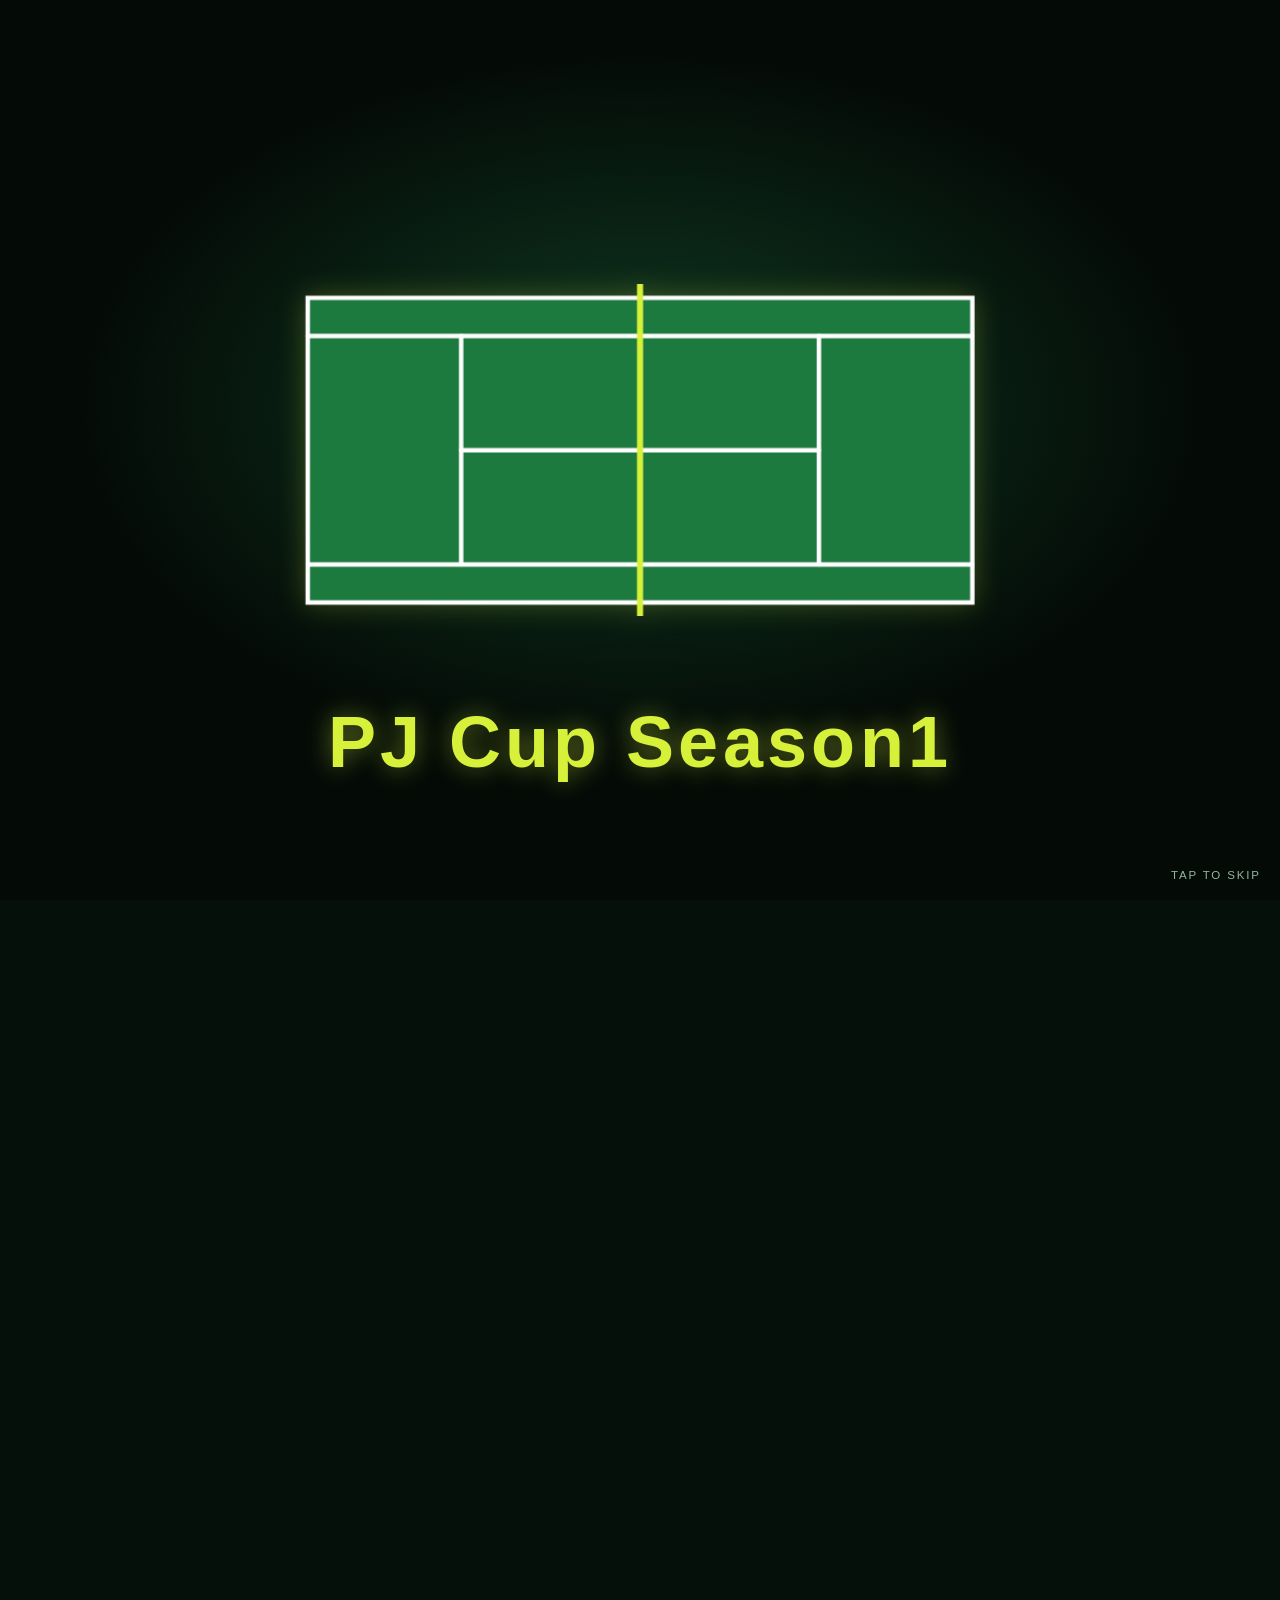
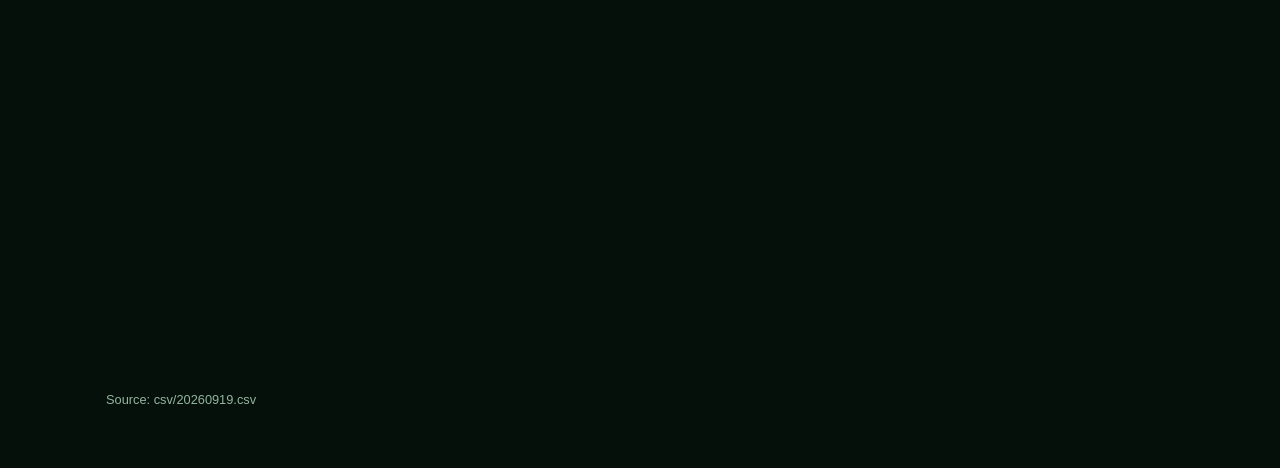
<file: docs/beta-en.html>
<!doctype html>
<html lang="en">
<head>
<meta charset="utf-8">
<meta name="viewport" content="width=device-width, initial-scale=1">
<meta name="color-scheme" content="dark">
<meta name="robots" content="noindex">
<title>PJ Cup Season1 · Beta</title>
<meta name="description" content="Tennis league standings and head-to-head results, updated 19 Sep 2026.">
<meta property="og:type" content="website">
<meta property="og:title" content="PJ Cup Season1 · Beta">
<meta property="og:description" content="Tennis league standings and head-to-head results, updated 19 Sep 2026.">
<meta property="og:url" content="https://pj-cup.github.io/beta-en.html">
<meta property="og:locale" content="en_US">
<meta property="og:image" content="https://pj-cup.github.io/logo.png">
<meta name="twitter:card" content="summary">
<meta name="twitter:title" content="PJ Cup Season1 · Beta">
<meta name="twitter:description" content="Tennis league standings and head-to-head results, updated 19 Sep 2026.">
<meta name="twitter:image" content="https://pj-cup.github.io/logo.png">
<link rel="icon" href="logo.png" type="image/png">

<script>
(function () {
  var r = document.documentElement;
  r.classList.add("js");
  // If beta.js never boots (blocked, failed, syntax error), fall back to the static page.
  setTimeout(function () {
    if (!r.hasAttribute("data-boot")) r.classList.remove("js");
  }, 4000);
})();
</script>
<link rel="stylesheet" href="beta.css">
</head>
<body>
<div class="balls" aria-hidden="true"></div>
<canvas id="fx" aria-hidden="true"></canvas>

<div id="splash" class="splash" aria-hidden="true">
  <div class="splash-stage">
    <svg class="court" viewBox="0 0 260 120" focusable="false">
      <rect class="surface" x="10" y="5" width="240" height="110" rx="2"/>
      <path class="ln" style="--i:0" pathLength="1" d="M10 5H250V115H10Z"/>
      <path class="ln" style="--i:1" pathLength="1" d="M10 18.75H250"/>
      <path class="ln" style="--i:2" pathLength="1" d="M10 101.25H250"/>
      <path class="ln" style="--i:3" pathLength="1" d="M65.4 18.75V101.25"/>
      <path class="ln" style="--i:4" pathLength="1" d="M194.6 18.75V101.25"/>
      <path class="ln" style="--i:5" pathLength="1" d="M65.4 60H194.6"/>
      <path class="ln net" style="--i:6" pathLength="1" d="M130 0V120"/>
    </svg>
  </div>
  <div class="sball"><span class="shadow"></span><i class="bounce"><i class="tball" style="font-size:34px"></i></i></div>
  <div class="splash-title"><span class="ltr" style="--i:0">P</span><span class="ltr" style="--i:1">J</span><span class="ltr" style="--i:2">&nbsp;</span><span class="ltr" style="--i:3">C</span><span class="ltr" style="--i:4">u</span><span class="ltr" style="--i:5">p</span><span class="ltr" style="--i:6">&nbsp;</span><span class="ltr" style="--i:7">S</span><span class="ltr" style="--i:8">e</span><span class="ltr" style="--i:9">a</span><span class="ltr" style="--i:10">s</span><span class="ltr" style="--i:11">o</span><span class="ltr" style="--i:12">n</span><span class="ltr" style="--i:13">1</span></div>
  <div class="skip">TAP TO SKIP</div>
</div>

<div class="container">
  <header class="site-header">
    <div class="site-title">
      <img src="logo.png" alt="" class="logo" width="48" height="48">
      <div>
        <h1>PJ Cup Season1</h1>
        <p class="subtitle">Snapshot: 19 Sep 2026</p>
      </div>
    </div>
    <div class="header-actions">
      <nav class="lang-toggle" aria-label="Language"><a href="beta.html" hreflang="th" lang="th">ไทย</a><span aria-current="true">EN</span></nav>
      <a class="classic" href="en.html">&larr; Classic view</a>
    </div>
  </header>

  <section id="standings" class="reveal">
    <h2>Standings</h2>
    <div class="league-progress"><span>25 / 55 matches played (45%)</span><i class="lp-bar" role="presentation"><i style="width:45%"></i></i></div>
    <ol class="board"><li class="card leader" style="--i:0"><div class="inner"><span class="rankcol"><span class="rank medal-1">1</span><span class="rank-move same" title="Same rank as 18 Sep 2026" aria-label="Same rank as 18 Sep 2026">–</span></span><div class="who"><span class="name">Diew</span><span class="mp">7 MP</span></div><div class="pills"><span class="pill w" title="Wins"><b>7</b>W</span><span class="pill d" title="Draws"><b>0</b>D</span><span class="pill l" title="Losses"><b>0</b>L</span></div><div class="gfga"><div class="bar" role="img" aria-label="Games for 56, against 4"><i class="fill" style="--share:93.3"></i></div><span class="nums">GF <b>56</b> · GA <b>4</b></span></div><span class="gd pos" title="Game difference">+52</span><span class="pts"><b class="count" data-to="21">21</b><small>PTS</small><small class="ppm" title="Points per match played">3.00/MP</small><small class="left" title="Most points still reachable if every remaining match is played">3 left · max 30</small></span></div></li><li class="card" style="--i:1"><div class="inner"><span class="rankcol"><span class="rank medal-2">2</span><span class="rank-move same" title="Same rank as 18 Sep 2026" aria-label="Same rank as 18 Sep 2026">–</span></span><div class="who"><span class="name">Nine</span><span class="mp">7 MP</span></div><div class="pills"><span class="pill w" title="Wins"><b>4</b>W</span><span class="pill d" title="Draws"><b>2</b>D</span><span class="pill l" title="Losses"><b>1</b>L</span></div><div class="gfga"><div class="bar" role="img" aria-label="Games for 47, against 27"><i class="fill" style="--share:63.5"></i></div><span class="nums">GF <b>47</b> · GA <b>27</b></span></div><span class="gd pos" title="Game difference">+20</span><span class="pts"><b class="count" data-to="14">14</b><small>PTS</small><small class="ppm" title="Points per match played">2.00/MP</small><small class="left" title="Most points still reachable if every remaining match is played">3 left · max 23</small></span></div></li><li class="card" style="--i:2"><div class="inner"><span class="rankcol"><span class="rank medal-3">3</span><span class="rank-move same" title="Same rank as 18 Sep 2026" aria-label="Same rank as 18 Sep 2026">–</span></span><div class="who"><span class="name">Golf</span><span class="mp">5 MP</span></div><div class="pills"><span class="pill w" title="Wins"><b>4</b>W</span><span class="pill d" title="Draws"><b>0</b>D</span><span class="pill l" title="Losses"><b>1</b>L</span></div><div class="gfga"><div class="bar" role="img" aria-label="Games for 32, against 18"><i class="fill" style="--share:64.0"></i></div><span class="nums">GF <b>32</b> · GA <b>18</b></span></div><span class="gd pos" title="Game difference">+14</span><span class="pts"><b class="count" data-to="12">12</b><small>PTS</small><small class="ppm" title="Points per match played">2.40/MP</small><small class="left" title="Most points still reachable if every remaining match is played">5 left · max 27</small></span></div></li><li class="card" style="--i:3"><div class="inner"><span class="rankcol"><span class="rank">4</span><span class="rank-move same" title="Same rank as 18 Sep 2026" aria-label="Same rank as 18 Sep 2026">–</span></span><div class="who"><span class="name">Fight</span><span class="mp">7 MP</span></div><div class="pills"><span class="pill w" title="Wins"><b>2</b>W</span><span class="pill d" title="Draws"><b>3</b>D</span><span class="pill l" title="Losses"><b>2</b>L</span></div><div class="gfga"><div class="bar" role="img" aria-label="Games for 39, against 39"><i class="fill" style="--share:50.0"></i></div><span class="nums">GF <b>39</b> · GA <b>39</b></span></div><span class="gd zero" title="Game difference">0</span><span class="pts"><b class="count" data-to="9">9</b><small>PTS</small><small class="ppm" title="Points per match played">1.29/MP</small><small class="left" title="Most points still reachable if every remaining match is played">3 left · max 18</small></span></div></li><li class="card" style="--i:4"><div class="inner"><span class="rankcol"><span class="rank">5</span><span class="rank-move same" title="Same rank as 18 Sep 2026" aria-label="Same rank as 18 Sep 2026">–</span></span><div class="who"><span class="name">Prew</span><span class="mp">6 MP</span></div><div class="pills"><span class="pill w" title="Wins"><b>2</b>W</span><span class="pill d" title="Draws"><b>2</b>D</span><span class="pill l" title="Losses"><b>2</b>L</span></div><div class="gfga"><div class="bar" role="img" aria-label="Games for 31, against 33"><i class="fill" style="--share:48.4"></i></div><span class="nums">GF <b>31</b> · GA <b>33</b></span></div><span class="gd neg" title="Game difference">-2</span><span class="pts"><b class="count" data-to="8">8</b><small>PTS</small><small class="ppm" title="Points per match played">1.33/MP</small><small class="left" title="Most points still reachable if every remaining match is played">4 left · max 20</small></span></div></li><li class="card" style="--i:5"><div class="inner"><span class="rankcol"><span class="rank">6</span><span class="rank-move up" title="Up 1 place since 18 Sep 2026" aria-label="Up 1 place since 18 Sep 2026">▲1</span></span><div class="who"><span class="name">Ohm</span><span class="mp">6 MP</span></div><div class="pills"><span class="pill w" title="Wins"><b>1</b>W</span><span class="pill d" title="Draws"><b>1</b>D</span><span class="pill l" title="Losses"><b>4</b>L</span></div><div class="gfga"><div class="bar" role="img" aria-label="Games for 20, against 42"><i class="fill" style="--share:32.3"></i></div><span class="nums">GF <b>20</b> · GA <b>42</b></span></div><span class="gd neg" title="Game difference">-22</span><span class="pts"><b class="count" data-to="4">4</b><small>PTS</small><small class="ppm" title="Points per match played">0.67/MP</small><small class="left" title="Most points still reachable if every remaining match is played">4 left · max 16</small></span></div></li><li class="card" style="--i:6"><div class="inner"><span class="rankcol"><span class="rank">7</span><span class="rank-move down" title="Down 1 place since 18 Sep 2026" aria-label="Down 1 place since 18 Sep 2026">▼1</span></span><div class="who"><span class="name">Bank</span><span class="mp">4 MP</span></div><div class="pills"><span class="pill w" title="Wins"><b>0</b>W</span><span class="pill d" title="Draws"><b>2</b>D</span><span class="pill l" title="Losses"><b>2</b>L</span></div><div class="gfga"><div class="bar" role="img" aria-label="Games for 14, against 26"><i class="fill" style="--share:35.0"></i></div><span class="nums">GF <b>14</b> · GA <b>26</b></span></div><span class="gd neg" title="Game difference">-12</span><span class="pts"><b class="count" data-to="2">2</b><small>PTS</small><small class="ppm" title="Points per match played">0.50/MP</small><small class="left" title="Most points still reachable if every remaining match is played">6 left · max 20</small></span></div></li><li class="card" style="--i:7"><div class="inner"><span class="rankcol"><span class="rank">8</span><span class="rank-move same" title="Same rank as 18 Sep 2026" aria-label="Same rank as 18 Sep 2026">–</span></span><div class="who"><span class="name">Arm</span><span class="mp">1 MP</span></div><div class="pills"><span class="pill w" title="Wins"><b>0</b>W</span><span class="pill d" title="Draws"><b>0</b>D</span><span class="pill l" title="Losses"><b>1</b>L</span></div><div class="gfga"><div class="bar" role="img" aria-label="Games for 2, against 8"><i class="fill" style="--share:20.0"></i></div><span class="nums">GF <b>2</b> · GA <b>8</b></span></div><span class="gd neg" title="Game difference">-6</span><span class="pts"><b class="count" data-to="0">0</b><small>PTS</small><small class="ppm" title="Points per match played">0.00/MP</small><small class="left" title="Most points still reachable if every remaining match is played">9 left · max 27</small></span></div></li><li class="card" style="--i:8"><div class="inner"><span class="rankcol"><span class="rank">9</span><span class="rank-move same" title="Same rank as 18 Sep 2026" aria-label="Same rank as 18 Sep 2026">–</span></span><div class="who"><span class="name">Zid</span><span class="mp">4 MP</span></div><div class="pills"><span class="pill w" title="Wins"><b>0</b>W</span><span class="pill d" title="Draws"><b>0</b>D</span><span class="pill l" title="Losses"><b>4</b>L</span></div><div class="gfga"><div class="bar" role="img" aria-label="Games for 10, against 32"><i class="fill" style="--share:23.8"></i></div><span class="nums">GF <b>10</b> · GA <b>32</b></span></div><span class="gd neg" title="Game difference">-22</span><span class="pts"><b class="count" data-to="0">0</b><small>PTS</small><small class="ppm" title="Points per match played">0.00/MP</small><small class="left" title="Most points still reachable if every remaining match is played">6 left · max 18</small></span></div></li><li class="card" style="--i:9"><div class="inner"><span class="rankcol"><span class="rank">10</span><span class="rank-move same" title="Same rank as 18 Sep 2026" aria-label="Same rank as 18 Sep 2026">–</span></span><div class="who"><span class="name">Moo</span><span class="mp">3 MP</span></div><div class="pills"><span class="pill w" title="Wins"><b>0</b>W</span><span class="pill d" title="Draws"><b>0</b>D</span><span class="pill l" title="Losses"><b>3</b>L</span></div><div class="gfga"><div class="bar" role="img" aria-label="Games for 2, against 24"><i class="fill" style="--share:7.7"></i></div><span class="nums">GF <b>2</b> · GA <b>24</b></span></div><span class="gd neg" title="Game difference">-22</span><span class="pts"><b class="count" data-to="0">0</b><small>PTS</small><small class="ppm" title="Points per match played">0.00/MP</small><small class="left" title="Most points still reachable if every remaining match is played">7 left · max 21</small></span></div></li><li class="card" style="--i:10"><div class="inner"><span class="rankcol"><span class="rank">11</span><span class="rank-move same" title="Same rank as 18 Sep 2026" aria-label="Same rank as 18 Sep 2026">–</span></span><div class="who"><span class="name">Nat</span><span class="mp">0 MP</span></div><div class="pills"><span class="pill w" title="Wins"><b>0</b>W</span><span class="pill d" title="Draws"><b>0</b>D</span><span class="pill l" title="Losses"><b>0</b>L</span></div><div class="gfga"><div class="bar empty" role="img" aria-label="Games for 0, against 0"><i class="fill" style="--share:0"></i></div><span class="nums">GF <b>0</b> · GA <b>0</b></span></div><span class="gd zero" title="Game difference">0</span><span class="pts"><b class="count" data-to="0">0</b><small>PTS</small><small class="ppm" title="Points per match played">–</small><small class="left" title="Most points still reachable if every remaining match is played">10 left · max 30</small></span></div></li></ol>
  </section>
  <section id="h2h" class="reveal">
    <h2>Head-to-Head</h2>
    <div class="table-scroll">
<table class="h2h">
<thead><tr><th>vs</th><th>Arm</th><th>Bank</th><th>Diew</th><th>Fight</th><th>Golf</th><th>Moo</th><th>Nat</th><th>Nine</th><th>Ohm</th><th>Prew</th><th>Zid</th></tr></thead>
<tbody><tr><th>Arm</th><td class="cell-diag" style="--d:0ms"></td><td class="cell-empty" style="--d:30ms"></td><td class="cell-empty" style="--d:60ms"></td><td class="cell-empty" style="--d:90ms"></td><td class="cell-result out-loss" style="--d:120ms"><b class="wdl">L</b><span class="sc">2-4, 0-4</span></td><td class="cell-empty" style="--d:150ms"></td><td class="cell-empty" style="--d:180ms"></td><td class="cell-empty" style="--d:210ms"></td><td class="cell-tba" style="--d:240ms" title="Not played yet — planned to play">TBA</td><td class="cell-empty" style="--d:270ms"></td><td class="cell-tba" style="--d:300ms" title="Not played yet — planned to play">TBA</td></tr><tr><th>Bank</th><td class="cell-empty" style="--d:30ms"></td><td class="cell-diag" style="--d:60ms"></td><td class="cell-result out-loss" style="--d:90ms"><b class="wdl">L</b><span class="sc">0-4, 0-4</span></td><td class="cell-result out-draw" style="--d:120ms"><b class="wdl">D</b><span class="sc">4-0, 2-4</span></td><td class="cell-tba" style="--d:150ms" title="Not played yet — planned to play">TBA</td><td class="cell-empty" style="--d:180ms"></td><td class="cell-empty" style="--d:210ms"></td><td class="cell-result out-loss" style="--d:240ms"><b class="wdl">L</b><span class="sc">0-4, 2-4</span></td><td class="cell-empty" style="--d:270ms"></td><td class="cell-result out-draw" style="--d:300ms"><b class="wdl">D</b><span class="sc">2-4, 4-2</span></td><td class="cell-tba" style="--d:330ms" title="Not played yet — planned to play">TBA</td></tr><tr><th>Diew</th><td class="cell-empty" style="--d:60ms"></td><td class="cell-result out-win" style="--d:90ms"><b class="wdl">W</b><span class="sc">4-0, 4-0</span></td><td class="cell-diag" style="--d:120ms"></td><td class="cell-result out-win" style="--d:150ms"><b class="wdl">W</b><span class="sc">4-0, 4-0</span></td><td class="cell-result out-win" style="--d:180ms"><b class="wdl">W</b><span class="sc">4-0, 4-0</span></td><td class="cell-result out-win" style="--d:210ms"><b class="wdl">W</b><span class="sc">4-0, 4-0</span></td><td class="cell-empty" style="--d:240ms"></td><td class="cell-result out-win" style="--d:270ms"><b class="wdl">W</b><span class="sc">4-1, 4-1</span></td><td class="cell-result out-win" style="--d:300ms"><b class="wdl">W</b><span class="sc">4-0, 4-0</span></td><td class="cell-result out-win" style="--d:330ms"><b class="wdl">W</b><span class="sc">4-2, 4-0</span></td><td class="cell-empty" style="--d:360ms"></td></tr><tr><th>Fight</th><td class="cell-empty" style="--d:90ms"></td><td class="cell-result out-draw" style="--d:120ms"><b class="wdl">D</b><span class="sc">0-4, 4-2</span></td><td class="cell-result out-loss" style="--d:150ms"><b class="wdl">L</b><span class="sc">0-4, 0-4</span></td><td class="cell-diag" style="--d:180ms"></td><td class="cell-result out-loss" style="--d:210ms"><b class="wdl">L</b><span class="sc">3-4, 2-4</span></td><td class="cell-result out-win" style="--d:240ms"><b class="wdl">W</b><span class="sc">4-0, 4-2</span></td><td class="cell-ongoing" style="--d:270ms" title="Match in progress — not yet counted in standings">2-3</td><td class="cell-result out-draw" style="--d:300ms"><b class="wdl">D</b><span class="sc">4-3, 3-4</span></td><td class="cell-result out-draw" style="--d:330ms"><b class="wdl">D</b><span class="sc">4-2, 3-4</span></td><td class="cell-result out-win" style="--d:360ms"><b class="wdl">W</b><span class="sc">4-0, 4-2</span></td><td class="cell-empty" style="--d:390ms"></td></tr><tr><th>Golf</th><td class="cell-result out-win" style="--d:120ms"><b class="wdl">W</b><span class="sc">4-2, 4-0</span></td><td class="cell-tba" style="--d:150ms" title="Not played yet — planned to play">TBA</td><td class="cell-result out-loss" style="--d:180ms"><b class="wdl">L</b><span class="sc">0-4, 0-4</span></td><td class="cell-result out-win" style="--d:210ms"><b class="wdl">W</b><span class="sc">4-3, 4-2</span></td><td class="cell-diag" style="--d:240ms"></td><td class="cell-empty" style="--d:270ms"></td><td class="cell-empty" style="--d:300ms"></td><td class="cell-tba" style="--d:330ms" title="Not played yet — planned to play">TBA</td><td class="cell-result out-win" style="--d:360ms"><b class="wdl">W</b><span class="sc">4-0, 4-0</span></td><td class="cell-empty" style="--d:390ms"></td><td class="cell-result out-win" style="--d:420ms"><b class="wdl">W</b><span class="sc">4-2, 4-1</span></td></tr><tr><th>Moo</th><td class="cell-empty" style="--d:150ms"></td><td class="cell-empty" style="--d:180ms"></td><td class="cell-result out-loss" style="--d:210ms"><b class="wdl">L</b><span class="sc">0-4, 0-4</span></td><td class="cell-result out-loss" style="--d:240ms"><b class="wdl">L</b><span class="sc">0-4, 2-4</span></td><td class="cell-empty" style="--d:270ms"></td><td class="cell-diag" style="--d:300ms"></td><td class="cell-empty" style="--d:330ms"></td><td class="cell-result out-loss" style="--d:360ms"><b class="wdl">L</b><span class="sc">0-4, 0-4</span></td><td class="cell-empty" style="--d:390ms"></td><td class="cell-empty" style="--d:420ms"></td><td class="cell-empty" style="--d:450ms"></td></tr><tr><th>Nat</th><td class="cell-empty" style="--d:180ms"></td><td class="cell-empty" style="--d:210ms"></td><td class="cell-empty" style="--d:240ms"></td><td class="cell-ongoing" style="--d:270ms" title="Match in progress — not yet counted in standings">3-2</td><td class="cell-empty" style="--d:300ms"></td><td class="cell-empty" style="--d:330ms"></td><td class="cell-diag" style="--d:360ms"></td><td class="cell-empty" style="--d:390ms"></td><td class="cell-empty" style="--d:420ms"></td><td class="cell-empty" style="--d:450ms"></td><td class="cell-empty" style="--d:480ms"></td></tr><tr><th>Nine</th><td class="cell-empty" style="--d:210ms"></td><td class="cell-result out-win" style="--d:240ms"><b class="wdl">W</b><span class="sc">4-0, 4-2</span></td><td class="cell-result out-loss" style="--d:270ms"><b class="wdl">L</b><span class="sc">1-4, 1-4</span></td><td class="cell-result out-draw" style="--d:300ms"><b class="wdl">D</b><span class="sc">3-4, 4-3</span></td><td class="cell-tba" style="--d:330ms" title="Not played yet — planned to play">TBA</td><td class="cell-result out-win" style="--d:360ms"><b class="wdl">W</b><span class="sc">4-0, 4-0</span></td><td class="cell-empty" style="--d:390ms"></td><td class="cell-diag" style="--d:420ms"></td><td class="cell-result out-win" style="--d:450ms"><b class="wdl">W</b><span class="sc">4-1, 4-0</span></td><td class="cell-result out-draw" style="--d:480ms"><b class="wdl">D</b><span class="sc">2-4, 4-1</span></td><td class="cell-result out-win" style="--d:510ms"><b class="wdl">W</b><span class="sc">4-1, 4-3</span></td></tr><tr><th>Ohm</th><td class="cell-tba" style="--d:240ms" title="Not played yet — planned to play">TBA</td><td class="cell-empty" style="--d:270ms"></td><td class="cell-result out-loss" style="--d:300ms"><b class="wdl">L</b><span class="sc">0-4, 0-4</span></td><td class="cell-result out-draw" style="--d:330ms"><b class="wdl">D</b><span class="sc">2-4, 4-3</span></td><td class="cell-result out-loss" style="--d:360ms"><b class="wdl">L</b><span class="sc">0-4, 0-4</span></td><td class="cell-empty" style="--d:390ms"></td><td class="cell-empty" style="--d:420ms"></td><td class="cell-result out-loss" style="--d:450ms"><b class="wdl">L</b><span class="sc">1-4, 0-4</span></td><td class="cell-diag" style="--d:480ms"></td><td class="cell-result out-loss" style="--d:510ms"><b class="wdl">L</b><span class="sc">3-4, 2-4</span></td><td class="cell-result out-win" style="--d:540ms"><b class="wdl">W</b><span class="sc">4-0, 4-3</span></td></tr><tr><th>Prew</th><td class="cell-empty" style="--d:270ms"></td><td class="cell-result out-draw" style="--d:300ms"><b class="wdl">D</b><span class="sc">4-2, 2-4</span></td><td class="cell-result out-loss" style="--d:330ms"><b class="wdl">L</b><span class="sc">2-4, 0-4</span></td><td class="cell-result out-loss" style="--d:360ms"><b class="wdl">L</b><span class="sc">0-4, 2-4</span></td><td class="cell-empty" style="--d:390ms"></td><td class="cell-empty" style="--d:420ms"></td><td class="cell-empty" style="--d:450ms"></td><td class="cell-result out-draw" style="--d:480ms"><b class="wdl">D</b><span class="sc">4-2, 1-4</span></td><td class="cell-result out-win" style="--d:510ms"><b class="wdl">W</b><span class="sc">4-3, 4-2</span></td><td class="cell-diag" style="--d:540ms"></td><td class="cell-result out-win" style="--d:570ms"><b class="wdl">W</b><span class="sc">4-0, 4-0</span></td></tr><tr><th>Zid</th><td class="cell-tba" style="--d:300ms" title="Not played yet — planned to play">TBA</td><td class="cell-tba" style="--d:330ms" title="Not played yet — planned to play">TBA</td><td class="cell-empty" style="--d:360ms"></td><td class="cell-empty" style="--d:390ms"></td><td class="cell-result out-loss" style="--d:420ms"><b class="wdl">L</b><span class="sc">2-4, 1-4</span></td><td class="cell-empty" style="--d:450ms"></td><td class="cell-empty" style="--d:480ms"></td><td class="cell-result out-loss" style="--d:510ms"><b class="wdl">L</b><span class="sc">1-4, 3-4</span></td><td class="cell-result out-loss" style="--d:540ms"><b class="wdl">L</b><span class="sc">0-4, 3-4</span></td><td class="cell-result out-loss" style="--d:570ms"><b class="wdl">L</b><span class="sc">0-4, 0-4</span></td><td class="cell-diag" style="--d:600ms"></td></tr></tbody>
</table>
    </div>
  </section>
  <section class="reveal">
    <h2>Rules</h2>
    <ul class="rules-list"><li><span class="badge">2 Set</span></li><li><span class="badge">First of 4 games</span></li><li><span class="badge">1-1 Set = Draw</span></li><li><span class="badge">Deuce Death</span></li></ul>
  </section>

  <footer>
    <p class="source">Source: csv/20260919.csv</p>
  </footer>
</div>
<script src="beta.js"></script>
</body>
</html>
</file>
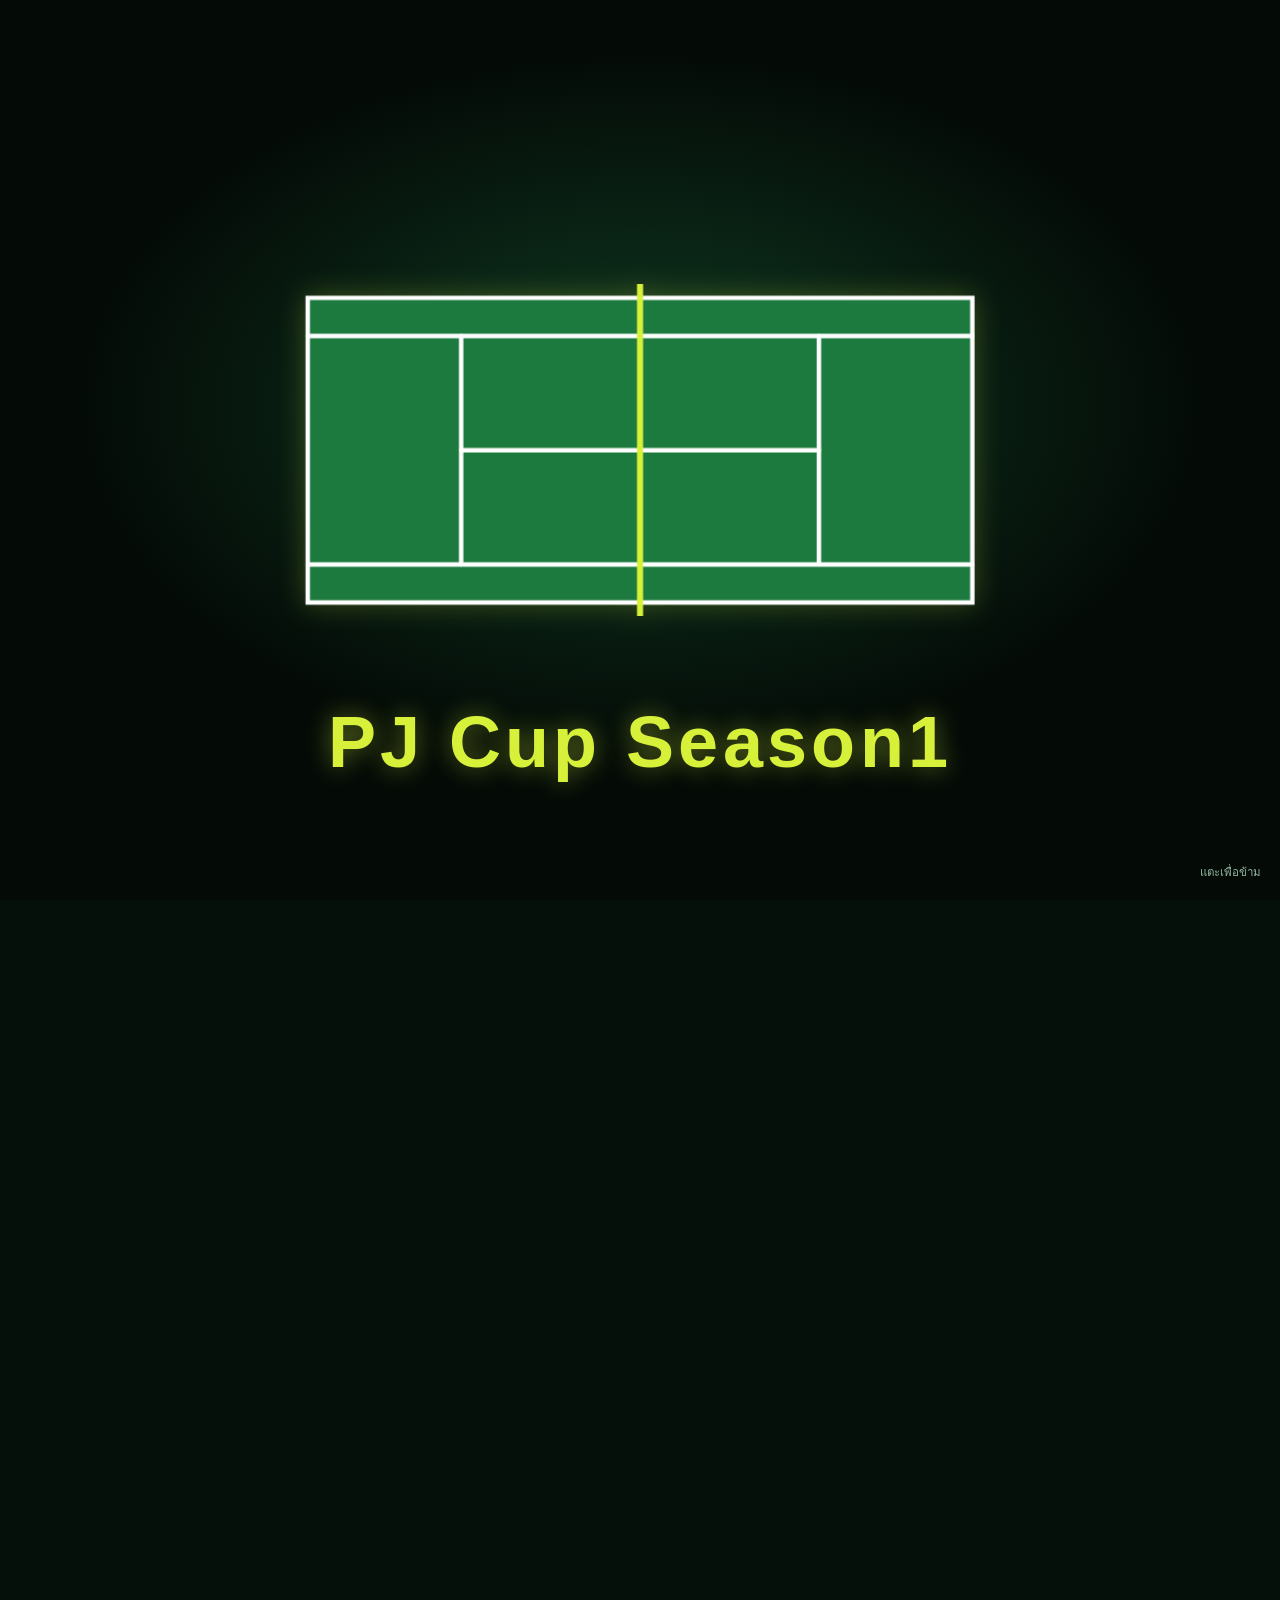
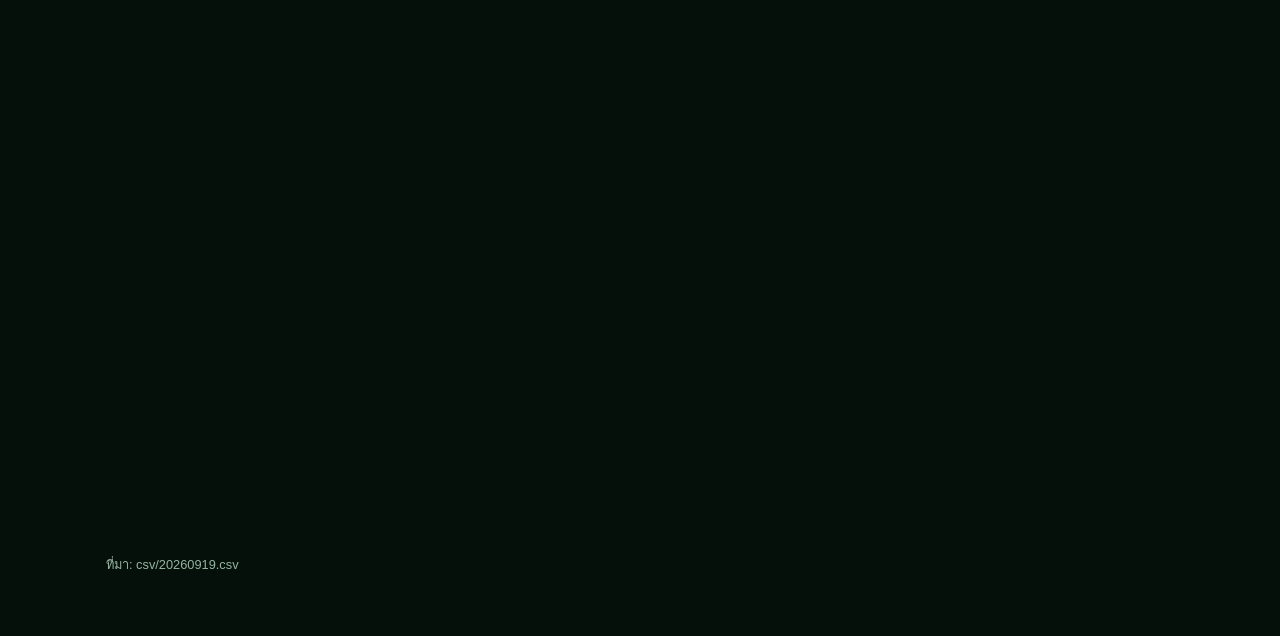
<file: docs/beta.html>
<!doctype html>
<html lang="th">
<head>
<meta charset="utf-8">
<meta name="viewport" content="width=device-width, initial-scale=1">
<meta name="color-scheme" content="dark">
<meta name="robots" content="noindex">
<title>PJ Cup Season1 · เบต้า</title>
<meta name="description" content="ตารางคะแนนและผลการพบกันของลีกเทนนิส อัปเดต 19 ก.ย. 2569">
<meta property="og:type" content="website">
<meta property="og:title" content="PJ Cup Season1 · เบต้า">
<meta property="og:description" content="ตารางคะแนนและผลการพบกันของลีกเทนนิส อัปเดต 19 ก.ย. 2569">
<meta property="og:url" content="https://pj-cup.github.io/beta.html">
<meta property="og:locale" content="th_TH">
<meta property="og:image" content="https://pj-cup.github.io/logo.png">
<meta name="twitter:card" content="summary">
<meta name="twitter:title" content="PJ Cup Season1 · เบต้า">
<meta name="twitter:description" content="ตารางคะแนนและผลการพบกันของลีกเทนนิส อัปเดต 19 ก.ย. 2569">
<meta name="twitter:image" content="https://pj-cup.github.io/logo.png">
<link rel="icon" href="logo.png" type="image/png">

<script>
(function () {
  var r = document.documentElement;
  r.classList.add("js");
  // If beta.js never boots (blocked, failed, syntax error), fall back to the static page.
  setTimeout(function () {
    if (!r.hasAttribute("data-boot")) r.classList.remove("js");
  }, 4000);
})();
</script>
<link rel="stylesheet" href="beta.css">
</head>
<body>
<div class="balls" aria-hidden="true"></div>
<canvas id="fx" aria-hidden="true"></canvas>

<div id="splash" class="splash" aria-hidden="true">
  <div class="splash-stage">
    <svg class="court" viewBox="0 0 260 120" focusable="false">
      <rect class="surface" x="10" y="5" width="240" height="110" rx="2"/>
      <path class="ln" style="--i:0" pathLength="1" d="M10 5H250V115H10Z"/>
      <path class="ln" style="--i:1" pathLength="1" d="M10 18.75H250"/>
      <path class="ln" style="--i:2" pathLength="1" d="M10 101.25H250"/>
      <path class="ln" style="--i:3" pathLength="1" d="M65.4 18.75V101.25"/>
      <path class="ln" style="--i:4" pathLength="1" d="M194.6 18.75V101.25"/>
      <path class="ln" style="--i:5" pathLength="1" d="M65.4 60H194.6"/>
      <path class="ln net" style="--i:6" pathLength="1" d="M130 0V120"/>
    </svg>
  </div>
  <div class="sball"><span class="shadow"></span><i class="bounce"><i class="tball" style="font-size:34px"></i></i></div>
  <div class="splash-title"><span class="ltr" style="--i:0">P</span><span class="ltr" style="--i:1">J</span><span class="ltr" style="--i:2">&nbsp;</span><span class="ltr" style="--i:3">C</span><span class="ltr" style="--i:4">u</span><span class="ltr" style="--i:5">p</span><span class="ltr" style="--i:6">&nbsp;</span><span class="ltr" style="--i:7">S</span><span class="ltr" style="--i:8">e</span><span class="ltr" style="--i:9">a</span><span class="ltr" style="--i:10">s</span><span class="ltr" style="--i:11">o</span><span class="ltr" style="--i:12">n</span><span class="ltr" style="--i:13">1</span></div>
  <div class="skip">แตะเพื่อข้าม</div>
</div>

<div class="container">
  <header class="site-header">
    <div class="site-title">
      <img src="logo.png" alt="" class="logo" width="48" height="48">
      <div>
        <h1>PJ Cup Season1</h1>
        <p class="subtitle">ข้อมูล ณ 19 ก.ย. 2569</p>
      </div>
    </div>
    <div class="header-actions">
      <nav class="lang-toggle" aria-label="ภาษา"><span aria-current="true">ไทย</span><a href="beta-en.html" hreflang="en" lang="en">EN</a></nav>
      <a class="classic" href="index.html">&larr; มุมมองคลาสสิก</a>
    </div>
  </header>

  <section id="standings" class="reveal">
    <h2>ตารางคะแนน</h2>
    <div class="league-progress"><span>แข่งไปแล้ว 25 / 55 นัด (45%)</span><i class="lp-bar" role="presentation"><i style="width:45%"></i></i></div>
    <ol class="board"><li class="card leader" style="--i:0"><div class="inner"><span class="rankcol"><span class="rank medal-1">1</span><span class="rank-move same" title="อันดับเท่าเดิมกับ 18 ก.ย. 2569" aria-label="อันดับเท่าเดิมกับ 18 ก.ย. 2569">–</span></span><div class="who"><span class="name">Diew</span><span class="mp">7 นัด</span></div><div class="pills"><span class="pill w" title="ชนะ"><b>7</b>ช</span><span class="pill d" title="เสมอ"><b>0</b>ส</span><span class="pill l" title="แพ้"><b>0</b>พ</span></div><div class="gfga"><div class="bar" role="img" aria-label="ได้ 56 เกม เสีย 4 เกม"><i class="fill" style="--share:93.3"></i></div><span class="nums">ได้ <b>56</b> · เสีย <b>4</b></span></div><span class="gd pos" title="ผลต่างเกม">+52</span><span class="pts"><b class="count" data-to="21">21</b><small>แต้ม</small><small class="ppm" title="แต้มเฉลี่ยต่อนัด">3.00/นัด</small><small class="left" title="แต้มสูงสุดที่ยังทำได้ ถ้าแข่งครบทุกนัดที่เหลือ">เหลือ 3 · สูงสุด 30</small></span></div></li><li class="card" style="--i:1"><div class="inner"><span class="rankcol"><span class="rank medal-2">2</span><span class="rank-move same" title="อันดับเท่าเดิมกับ 18 ก.ย. 2569" aria-label="อันดับเท่าเดิมกับ 18 ก.ย. 2569">–</span></span><div class="who"><span class="name">Nine</span><span class="mp">7 นัด</span></div><div class="pills"><span class="pill w" title="ชนะ"><b>4</b>ช</span><span class="pill d" title="เสมอ"><b>2</b>ส</span><span class="pill l" title="แพ้"><b>1</b>พ</span></div><div class="gfga"><div class="bar" role="img" aria-label="ได้ 47 เกม เสีย 27 เกม"><i class="fill" style="--share:63.5"></i></div><span class="nums">ได้ <b>47</b> · เสีย <b>27</b></span></div><span class="gd pos" title="ผลต่างเกม">+20</span><span class="pts"><b class="count" data-to="14">14</b><small>แต้ม</small><small class="ppm" title="แต้มเฉลี่ยต่อนัด">2.00/นัด</small><small class="left" title="แต้มสูงสุดที่ยังทำได้ ถ้าแข่งครบทุกนัดที่เหลือ">เหลือ 3 · สูงสุด 23</small></span></div></li><li class="card" style="--i:2"><div class="inner"><span class="rankcol"><span class="rank medal-3">3</span><span class="rank-move same" title="อันดับเท่าเดิมกับ 18 ก.ย. 2569" aria-label="อันดับเท่าเดิมกับ 18 ก.ย. 2569">–</span></span><div class="who"><span class="name">Golf</span><span class="mp">5 นัด</span></div><div class="pills"><span class="pill w" title="ชนะ"><b>4</b>ช</span><span class="pill d" title="เสมอ"><b>0</b>ส</span><span class="pill l" title="แพ้"><b>1</b>พ</span></div><div class="gfga"><div class="bar" role="img" aria-label="ได้ 32 เกม เสีย 18 เกม"><i class="fill" style="--share:64.0"></i></div><span class="nums">ได้ <b>32</b> · เสีย <b>18</b></span></div><span class="gd pos" title="ผลต่างเกม">+14</span><span class="pts"><b class="count" data-to="12">12</b><small>แต้ม</small><small class="ppm" title="แต้มเฉลี่ยต่อนัด">2.40/นัด</small><small class="left" title="แต้มสูงสุดที่ยังทำได้ ถ้าแข่งครบทุกนัดที่เหลือ">เหลือ 5 · สูงสุด 27</small></span></div></li><li class="card" style="--i:3"><div class="inner"><span class="rankcol"><span class="rank">4</span><span class="rank-move same" title="อันดับเท่าเดิมกับ 18 ก.ย. 2569" aria-label="อันดับเท่าเดิมกับ 18 ก.ย. 2569">–</span></span><div class="who"><span class="name">Fight</span><span class="mp">7 นัด</span></div><div class="pills"><span class="pill w" title="ชนะ"><b>2</b>ช</span><span class="pill d" title="เสมอ"><b>3</b>ส</span><span class="pill l" title="แพ้"><b>2</b>พ</span></div><div class="gfga"><div class="bar" role="img" aria-label="ได้ 39 เกม เสีย 39 เกม"><i class="fill" style="--share:50.0"></i></div><span class="nums">ได้ <b>39</b> · เสีย <b>39</b></span></div><span class="gd zero" title="ผลต่างเกม">0</span><span class="pts"><b class="count" data-to="9">9</b><small>แต้ม</small><small class="ppm" title="แต้มเฉลี่ยต่อนัด">1.29/นัด</small><small class="left" title="แต้มสูงสุดที่ยังทำได้ ถ้าแข่งครบทุกนัดที่เหลือ">เหลือ 3 · สูงสุด 18</small></span></div></li><li class="card" style="--i:4"><div class="inner"><span class="rankcol"><span class="rank">5</span><span class="rank-move same" title="อันดับเท่าเดิมกับ 18 ก.ย. 2569" aria-label="อันดับเท่าเดิมกับ 18 ก.ย. 2569">–</span></span><div class="who"><span class="name">Prew</span><span class="mp">6 นัด</span></div><div class="pills"><span class="pill w" title="ชนะ"><b>2</b>ช</span><span class="pill d" title="เสมอ"><b>2</b>ส</span><span class="pill l" title="แพ้"><b>2</b>พ</span></div><div class="gfga"><div class="bar" role="img" aria-label="ได้ 31 เกม เสีย 33 เกม"><i class="fill" style="--share:48.4"></i></div><span class="nums">ได้ <b>31</b> · เสีย <b>33</b></span></div><span class="gd neg" title="ผลต่างเกม">-2</span><span class="pts"><b class="count" data-to="8">8</b><small>แต้ม</small><small class="ppm" title="แต้มเฉลี่ยต่อนัด">1.33/นัด</small><small class="left" title="แต้มสูงสุดที่ยังทำได้ ถ้าแข่งครบทุกนัดที่เหลือ">เหลือ 4 · สูงสุด 20</small></span></div></li><li class="card" style="--i:5"><div class="inner"><span class="rankcol"><span class="rank">6</span><span class="rank-move up" title="ขึ้น 1 อันดับ ตั้งแต่ 18 ก.ย. 2569" aria-label="ขึ้น 1 อันดับ ตั้งแต่ 18 ก.ย. 2569">▲1</span></span><div class="who"><span class="name">Ohm</span><span class="mp">6 นัด</span></div><div class="pills"><span class="pill w" title="ชนะ"><b>1</b>ช</span><span class="pill d" title="เสมอ"><b>1</b>ส</span><span class="pill l" title="แพ้"><b>4</b>พ</span></div><div class="gfga"><div class="bar" role="img" aria-label="ได้ 20 เกม เสีย 42 เกม"><i class="fill" style="--share:32.3"></i></div><span class="nums">ได้ <b>20</b> · เสีย <b>42</b></span></div><span class="gd neg" title="ผลต่างเกม">-22</span><span class="pts"><b class="count" data-to="4">4</b><small>แต้ม</small><small class="ppm" title="แต้มเฉลี่ยต่อนัด">0.67/นัด</small><small class="left" title="แต้มสูงสุดที่ยังทำได้ ถ้าแข่งครบทุกนัดที่เหลือ">เหลือ 4 · สูงสุด 16</small></span></div></li><li class="card" style="--i:6"><div class="inner"><span class="rankcol"><span class="rank">7</span><span class="rank-move down" title="ลง 1 อันดับ ตั้งแต่ 18 ก.ย. 2569" aria-label="ลง 1 อันดับ ตั้งแต่ 18 ก.ย. 2569">▼1</span></span><div class="who"><span class="name">Bank</span><span class="mp">4 นัด</span></div><div class="pills"><span class="pill w" title="ชนะ"><b>0</b>ช</span><span class="pill d" title="เสมอ"><b>2</b>ส</span><span class="pill l" title="แพ้"><b>2</b>พ</span></div><div class="gfga"><div class="bar" role="img" aria-label="ได้ 14 เกม เสีย 26 เกม"><i class="fill" style="--share:35.0"></i></div><span class="nums">ได้ <b>14</b> · เสีย <b>26</b></span></div><span class="gd neg" title="ผลต่างเกม">-12</span><span class="pts"><b class="count" data-to="2">2</b><small>แต้ม</small><small class="ppm" title="แต้มเฉลี่ยต่อนัด">0.50/นัด</small><small class="left" title="แต้มสูงสุดที่ยังทำได้ ถ้าแข่งครบทุกนัดที่เหลือ">เหลือ 6 · สูงสุด 20</small></span></div></li><li class="card" style="--i:7"><div class="inner"><span class="rankcol"><span class="rank">8</span><span class="rank-move same" title="อันดับเท่าเดิมกับ 18 ก.ย. 2569" aria-label="อันดับเท่าเดิมกับ 18 ก.ย. 2569">–</span></span><div class="who"><span class="name">Arm</span><span class="mp">1 นัด</span></div><div class="pills"><span class="pill w" title="ชนะ"><b>0</b>ช</span><span class="pill d" title="เสมอ"><b>0</b>ส</span><span class="pill l" title="แพ้"><b>1</b>พ</span></div><div class="gfga"><div class="bar" role="img" aria-label="ได้ 2 เกม เสีย 8 เกม"><i class="fill" style="--share:20.0"></i></div><span class="nums">ได้ <b>2</b> · เสีย <b>8</b></span></div><span class="gd neg" title="ผลต่างเกม">-6</span><span class="pts"><b class="count" data-to="0">0</b><small>แต้ม</small><small class="ppm" title="แต้มเฉลี่ยต่อนัด">0.00/นัด</small><small class="left" title="แต้มสูงสุดที่ยังทำได้ ถ้าแข่งครบทุกนัดที่เหลือ">เหลือ 9 · สูงสุด 27</small></span></div></li><li class="card" style="--i:8"><div class="inner"><span class="rankcol"><span class="rank">9</span><span class="rank-move same" title="อันดับเท่าเดิมกับ 18 ก.ย. 2569" aria-label="อันดับเท่าเดิมกับ 18 ก.ย. 2569">–</span></span><div class="who"><span class="name">Zid</span><span class="mp">4 นัด</span></div><div class="pills"><span class="pill w" title="ชนะ"><b>0</b>ช</span><span class="pill d" title="เสมอ"><b>0</b>ส</span><span class="pill l" title="แพ้"><b>4</b>พ</span></div><div class="gfga"><div class="bar" role="img" aria-label="ได้ 10 เกม เสีย 32 เกม"><i class="fill" style="--share:23.8"></i></div><span class="nums">ได้ <b>10</b> · เสีย <b>32</b></span></div><span class="gd neg" title="ผลต่างเกม">-22</span><span class="pts"><b class="count" data-to="0">0</b><small>แต้ม</small><small class="ppm" title="แต้มเฉลี่ยต่อนัด">0.00/นัด</small><small class="left" title="แต้มสูงสุดที่ยังทำได้ ถ้าแข่งครบทุกนัดที่เหลือ">เหลือ 6 · สูงสุด 18</small></span></div></li><li class="card" style="--i:9"><div class="inner"><span class="rankcol"><span class="rank">10</span><span class="rank-move same" title="อันดับเท่าเดิมกับ 18 ก.ย. 2569" aria-label="อันดับเท่าเดิมกับ 18 ก.ย. 2569">–</span></span><div class="who"><span class="name">Moo</span><span class="mp">3 นัด</span></div><div class="pills"><span class="pill w" title="ชนะ"><b>0</b>ช</span><span class="pill d" title="เสมอ"><b>0</b>ส</span><span class="pill l" title="แพ้"><b>3</b>พ</span></div><div class="gfga"><div class="bar" role="img" aria-label="ได้ 2 เกม เสีย 24 เกม"><i class="fill" style="--share:7.7"></i></div><span class="nums">ได้ <b>2</b> · เสีย <b>24</b></span></div><span class="gd neg" title="ผลต่างเกม">-22</span><span class="pts"><b class="count" data-to="0">0</b><small>แต้ม</small><small class="ppm" title="แต้มเฉลี่ยต่อนัด">0.00/นัด</small><small class="left" title="แต้มสูงสุดที่ยังทำได้ ถ้าแข่งครบทุกนัดที่เหลือ">เหลือ 7 · สูงสุด 21</small></span></div></li><li class="card" style="--i:10"><div class="inner"><span class="rankcol"><span class="rank">11</span><span class="rank-move same" title="อันดับเท่าเดิมกับ 18 ก.ย. 2569" aria-label="อันดับเท่าเดิมกับ 18 ก.ย. 2569">–</span></span><div class="who"><span class="name">Nat</span><span class="mp">0 นัด</span></div><div class="pills"><span class="pill w" title="ชนะ"><b>0</b>ช</span><span class="pill d" title="เสมอ"><b>0</b>ส</span><span class="pill l" title="แพ้"><b>0</b>พ</span></div><div class="gfga"><div class="bar empty" role="img" aria-label="ได้ 0 เกม เสีย 0 เกม"><i class="fill" style="--share:0"></i></div><span class="nums">ได้ <b>0</b> · เสีย <b>0</b></span></div><span class="gd zero" title="ผลต่างเกม">0</span><span class="pts"><b class="count" data-to="0">0</b><small>แต้ม</small><small class="ppm" title="แต้มเฉลี่ยต่อนัด">–</small><small class="left" title="แต้มสูงสุดที่ยังทำได้ ถ้าแข่งครบทุกนัดที่เหลือ">เหลือ 10 · สูงสุด 30</small></span></div></li></ol>
  </section>
  <section id="h2h" class="reveal">
    <h2>ผลการพบกัน</h2>
    <div class="table-scroll">
<table class="h2h">
<thead><tr><th>vs</th><th>Arm</th><th>Bank</th><th>Diew</th><th>Fight</th><th>Golf</th><th>Moo</th><th>Nat</th><th>Nine</th><th>Ohm</th><th>Prew</th><th>Zid</th></tr></thead>
<tbody><tr><th>Arm</th><td class="cell-diag" style="--d:0ms"></td><td class="cell-empty" style="--d:30ms"></td><td class="cell-empty" style="--d:60ms"></td><td class="cell-empty" style="--d:90ms"></td><td class="cell-result out-loss" style="--d:120ms"><b class="wdl">พ</b><span class="sc">2-4, 0-4</span></td><td class="cell-empty" style="--d:150ms"></td><td class="cell-empty" style="--d:180ms"></td><td class="cell-empty" style="--d:210ms"></td><td class="cell-tba" style="--d:240ms" title="ยังไม่ได้แข่ง — มีนัดไว้แล้ว">รอแข่ง</td><td class="cell-empty" style="--d:270ms"></td><td class="cell-tba" style="--d:300ms" title="ยังไม่ได้แข่ง — มีนัดไว้แล้ว">รอแข่ง</td></tr><tr><th>Bank</th><td class="cell-empty" style="--d:30ms"></td><td class="cell-diag" style="--d:60ms"></td><td class="cell-result out-loss" style="--d:90ms"><b class="wdl">พ</b><span class="sc">0-4, 0-4</span></td><td class="cell-result out-draw" style="--d:120ms"><b class="wdl">ส</b><span class="sc">4-0, 2-4</span></td><td class="cell-tba" style="--d:150ms" title="ยังไม่ได้แข่ง — มีนัดไว้แล้ว">รอแข่ง</td><td class="cell-empty" style="--d:180ms"></td><td class="cell-empty" style="--d:210ms"></td><td class="cell-result out-loss" style="--d:240ms"><b class="wdl">พ</b><span class="sc">0-4, 2-4</span></td><td class="cell-empty" style="--d:270ms"></td><td class="cell-result out-draw" style="--d:300ms"><b class="wdl">ส</b><span class="sc">2-4, 4-2</span></td><td class="cell-tba" style="--d:330ms" title="ยังไม่ได้แข่ง — มีนัดไว้แล้ว">รอแข่ง</td></tr><tr><th>Diew</th><td class="cell-empty" style="--d:60ms"></td><td class="cell-result out-win" style="--d:90ms"><b class="wdl">ช</b><span class="sc">4-0, 4-0</span></td><td class="cell-diag" style="--d:120ms"></td><td class="cell-result out-win" style="--d:150ms"><b class="wdl">ช</b><span class="sc">4-0, 4-0</span></td><td class="cell-result out-win" style="--d:180ms"><b class="wdl">ช</b><span class="sc">4-0, 4-0</span></td><td class="cell-result out-win" style="--d:210ms"><b class="wdl">ช</b><span class="sc">4-0, 4-0</span></td><td class="cell-empty" style="--d:240ms"></td><td class="cell-result out-win" style="--d:270ms"><b class="wdl">ช</b><span class="sc">4-1, 4-1</span></td><td class="cell-result out-win" style="--d:300ms"><b class="wdl">ช</b><span class="sc">4-0, 4-0</span></td><td class="cell-result out-win" style="--d:330ms"><b class="wdl">ช</b><span class="sc">4-2, 4-0</span></td><td class="cell-empty" style="--d:360ms"></td></tr><tr><th>Fight</th><td class="cell-empty" style="--d:90ms"></td><td class="cell-result out-draw" style="--d:120ms"><b class="wdl">ส</b><span class="sc">0-4, 4-2</span></td><td class="cell-result out-loss" style="--d:150ms"><b class="wdl">พ</b><span class="sc">0-4, 0-4</span></td><td class="cell-diag" style="--d:180ms"></td><td class="cell-result out-loss" style="--d:210ms"><b class="wdl">พ</b><span class="sc">3-4, 2-4</span></td><td class="cell-result out-win" style="--d:240ms"><b class="wdl">ช</b><span class="sc">4-0, 4-2</span></td><td class="cell-ongoing" style="--d:270ms" title="กำลังแข่ง — ยังไม่นับในตารางคะแนน">2-3</td><td class="cell-result out-draw" style="--d:300ms"><b class="wdl">ส</b><span class="sc">4-3, 3-4</span></td><td class="cell-result out-draw" style="--d:330ms"><b class="wdl">ส</b><span class="sc">4-2, 3-4</span></td><td class="cell-result out-win" style="--d:360ms"><b class="wdl">ช</b><span class="sc">4-0, 4-2</span></td><td class="cell-empty" style="--d:390ms"></td></tr><tr><th>Golf</th><td class="cell-result out-win" style="--d:120ms"><b class="wdl">ช</b><span class="sc">4-2, 4-0</span></td><td class="cell-tba" style="--d:150ms" title="ยังไม่ได้แข่ง — มีนัดไว้แล้ว">รอแข่ง</td><td class="cell-result out-loss" style="--d:180ms"><b class="wdl">พ</b><span class="sc">0-4, 0-4</span></td><td class="cell-result out-win" style="--d:210ms"><b class="wdl">ช</b><span class="sc">4-3, 4-2</span></td><td class="cell-diag" style="--d:240ms"></td><td class="cell-empty" style="--d:270ms"></td><td class="cell-empty" style="--d:300ms"></td><td class="cell-tba" style="--d:330ms" title="ยังไม่ได้แข่ง — มีนัดไว้แล้ว">รอแข่ง</td><td class="cell-result out-win" style="--d:360ms"><b class="wdl">ช</b><span class="sc">4-0, 4-0</span></td><td class="cell-empty" style="--d:390ms"></td><td class="cell-result out-win" style="--d:420ms"><b class="wdl">ช</b><span class="sc">4-2, 4-1</span></td></tr><tr><th>Moo</th><td class="cell-empty" style="--d:150ms"></td><td class="cell-empty" style="--d:180ms"></td><td class="cell-result out-loss" style="--d:210ms"><b class="wdl">พ</b><span class="sc">0-4, 0-4</span></td><td class="cell-result out-loss" style="--d:240ms"><b class="wdl">พ</b><span class="sc">0-4, 2-4</span></td><td class="cell-empty" style="--d:270ms"></td><td class="cell-diag" style="--d:300ms"></td><td class="cell-empty" style="--d:330ms"></td><td class="cell-result out-loss" style="--d:360ms"><b class="wdl">พ</b><span class="sc">0-4, 0-4</span></td><td class="cell-empty" style="--d:390ms"></td><td class="cell-empty" style="--d:420ms"></td><td class="cell-empty" style="--d:450ms"></td></tr><tr><th>Nat</th><td class="cell-empty" style="--d:180ms"></td><td class="cell-empty" style="--d:210ms"></td><td class="cell-empty" style="--d:240ms"></td><td class="cell-ongoing" style="--d:270ms" title="กำลังแข่ง — ยังไม่นับในตารางคะแนน">3-2</td><td class="cell-empty" style="--d:300ms"></td><td class="cell-empty" style="--d:330ms"></td><td class="cell-diag" style="--d:360ms"></td><td class="cell-empty" style="--d:390ms"></td><td class="cell-empty" style="--d:420ms"></td><td class="cell-empty" style="--d:450ms"></td><td class="cell-empty" style="--d:480ms"></td></tr><tr><th>Nine</th><td class="cell-empty" style="--d:210ms"></td><td class="cell-result out-win" style="--d:240ms"><b class="wdl">ช</b><span class="sc">4-0, 4-2</span></td><td class="cell-result out-loss" style="--d:270ms"><b class="wdl">พ</b><span class="sc">1-4, 1-4</span></td><td class="cell-result out-draw" style="--d:300ms"><b class="wdl">ส</b><span class="sc">3-4, 4-3</span></td><td class="cell-tba" style="--d:330ms" title="ยังไม่ได้แข่ง — มีนัดไว้แล้ว">รอแข่ง</td><td class="cell-result out-win" style="--d:360ms"><b class="wdl">ช</b><span class="sc">4-0, 4-0</span></td><td class="cell-empty" style="--d:390ms"></td><td class="cell-diag" style="--d:420ms"></td><td class="cell-result out-win" style="--d:450ms"><b class="wdl">ช</b><span class="sc">4-1, 4-0</span></td><td class="cell-result out-draw" style="--d:480ms"><b class="wdl">ส</b><span class="sc">2-4, 4-1</span></td><td class="cell-result out-win" style="--d:510ms"><b class="wdl">ช</b><span class="sc">4-1, 4-3</span></td></tr><tr><th>Ohm</th><td class="cell-tba" style="--d:240ms" title="ยังไม่ได้แข่ง — มีนัดไว้แล้ว">รอแข่ง</td><td class="cell-empty" style="--d:270ms"></td><td class="cell-result out-loss" style="--d:300ms"><b class="wdl">พ</b><span class="sc">0-4, 0-4</span></td><td class="cell-result out-draw" style="--d:330ms"><b class="wdl">ส</b><span class="sc">2-4, 4-3</span></td><td class="cell-result out-loss" style="--d:360ms"><b class="wdl">พ</b><span class="sc">0-4, 0-4</span></td><td class="cell-empty" style="--d:390ms"></td><td class="cell-empty" style="--d:420ms"></td><td class="cell-result out-loss" style="--d:450ms"><b class="wdl">พ</b><span class="sc">1-4, 0-4</span></td><td class="cell-diag" style="--d:480ms"></td><td class="cell-result out-loss" style="--d:510ms"><b class="wdl">พ</b><span class="sc">3-4, 2-4</span></td><td class="cell-result out-win" style="--d:540ms"><b class="wdl">ช</b><span class="sc">4-0, 4-3</span></td></tr><tr><th>Prew</th><td class="cell-empty" style="--d:270ms"></td><td class="cell-result out-draw" style="--d:300ms"><b class="wdl">ส</b><span class="sc">4-2, 2-4</span></td><td class="cell-result out-loss" style="--d:330ms"><b class="wdl">พ</b><span class="sc">2-4, 0-4</span></td><td class="cell-result out-loss" style="--d:360ms"><b class="wdl">พ</b><span class="sc">0-4, 2-4</span></td><td class="cell-empty" style="--d:390ms"></td><td class="cell-empty" style="--d:420ms"></td><td class="cell-empty" style="--d:450ms"></td><td class="cell-result out-draw" style="--d:480ms"><b class="wdl">ส</b><span class="sc">4-2, 1-4</span></td><td class="cell-result out-win" style="--d:510ms"><b class="wdl">ช</b><span class="sc">4-3, 4-2</span></td><td class="cell-diag" style="--d:540ms"></td><td class="cell-result out-win" style="--d:570ms"><b class="wdl">ช</b><span class="sc">4-0, 4-0</span></td></tr><tr><th>Zid</th><td class="cell-tba" style="--d:300ms" title="ยังไม่ได้แข่ง — มีนัดไว้แล้ว">รอแข่ง</td><td class="cell-tba" style="--d:330ms" title="ยังไม่ได้แข่ง — มีนัดไว้แล้ว">รอแข่ง</td><td class="cell-empty" style="--d:360ms"></td><td class="cell-empty" style="--d:390ms"></td><td class="cell-result out-loss" style="--d:420ms"><b class="wdl">พ</b><span class="sc">2-4, 1-4</span></td><td class="cell-empty" style="--d:450ms"></td><td class="cell-empty" style="--d:480ms"></td><td class="cell-result out-loss" style="--d:510ms"><b class="wdl">พ</b><span class="sc">1-4, 3-4</span></td><td class="cell-result out-loss" style="--d:540ms"><b class="wdl">พ</b><span class="sc">0-4, 3-4</span></td><td class="cell-result out-loss" style="--d:570ms"><b class="wdl">พ</b><span class="sc">0-4, 0-4</span></td><td class="cell-diag" style="--d:600ms"></td></tr></tbody>
</table>
    </div>
  </section>
  <section class="reveal">
    <h2>กติกา</h2>
    <ul class="rules-list"><li><span class="badge">2 Set</span></li><li><span class="badge">First of 4 games</span></li><li><span class="badge">1-1 Set = Draw</span></li><li><span class="badge">Deuce Death</span></li></ul>
  </section>

  <footer>
    <p class="source">ที่มา: csv/20260919.csv</p>
  </footer>
</div>
<script src="beta.js"></script>
</body>
</html>
</file>
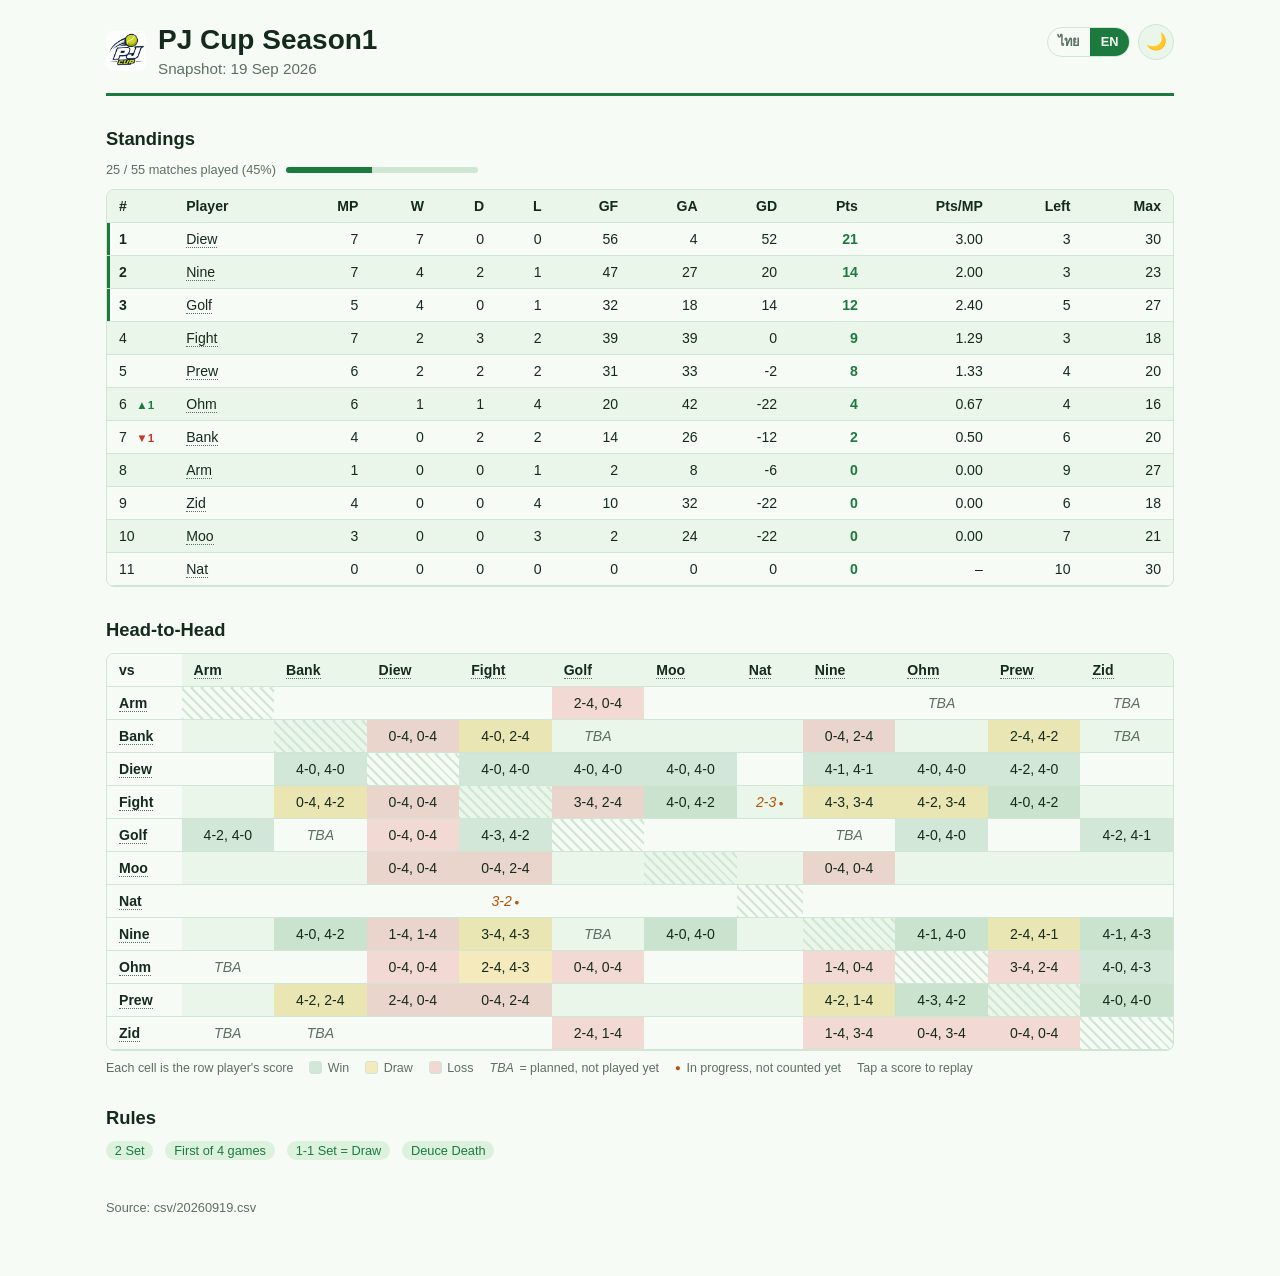
<file: docs/en.html>
<!doctype html>
<html lang="en">
<head>
<meta charset="utf-8">
<meta name="viewport" content="width=device-width, initial-scale=1">
<title>PJ Cup Season1</title>
<meta name="description" content="Tennis league standings and head-to-head results, updated 19 Sep 2026.">
<meta property="og:type" content="website">
<meta property="og:title" content="PJ Cup Season1">
<meta property="og:description" content="Tennis league standings and head-to-head results, updated 19 Sep 2026.">
<meta property="og:url" content="https://pj-cup.github.io/en.html">
<meta property="og:locale" content="en_US">
<meta property="og:image" content="https://pj-cup.github.io/logo.png">
<meta name="twitter:card" content="summary">
<meta name="twitter:title" content="PJ Cup Season1">
<meta name="twitter:description" content="Tennis league standings and head-to-head results, updated 19 Sep 2026.">
<meta name="twitter:image" content="https://pj-cup.github.io/logo.png">
<link rel="icon" href="logo.png" type="image/png">
<link rel="alternate" hreflang="th" href="https://pj-cup.github.io/">
<link rel="alternate" hreflang="en" href="https://pj-cup.github.io/en.html">
<link rel="alternate" hreflang="x-default" href="https://pj-cup.github.io/">
<script>
(function () {
  try {
    var stored = localStorage.getItem("theme");
    if (stored === "light" || stored === "dark") {
      document.documentElement.setAttribute("data-theme", stored);
    }
  } catch (e) {}
})();
</script>
<link rel="stylesheet" href="style.css">
</head>
<body>
<div class="container">
  <header class="site-header">
    <div class="site-title">
      <img src="logo.png" alt="" class="logo" width="40" height="40">
      <div>
        <h1>PJ Cup Season1</h1>
        <p class="subtitle">Snapshot: 19 Sep 2026</p>
      </div>
    </div>
    <div class="header-actions">
      <nav class="lang-toggle" aria-label="Language"><a href="./" hreflang="th" lang="th">ไทย</a><span aria-current="true">EN</span></nav>
      <button id="theme-toggle" class="theme-toggle" type="button" aria-label="Toggle dark mode">🌙</button>
    </div>
  </header>

  <section>
    <h2>Standings</h2>
    <div class="league-progress"><span>25 / 55 matches played (45%)</span><i class="lp-bar" role="presentation"><i style="width:45%"></i></i></div>
    <div class="table-scroll">
<table class="standings">
<thead><tr><th class="col-rank">#</th><th class="col-name">Player</th><th class="col-mp num">MP</th><th class="col-w num">W</th><th class="col-d num">D</th><th class="col-l num">L</th><th class="col-gf num">GF</th><th class="col-ga num">GA</th><th class="col-gd num">GD</th><th class="col-pts num">Pts</th><th class="col-ppm num">Pts/MP</th><th class="col-left num" title="Opponents not yet played">Left</th><th class="col-max num" title="Most points still reachable if every remaining match is played">Max</th></tr></thead>
<tbody><tr><td class="col-rank">1 <span class="rank-move same" title="Same rank as 18 Sep 2026" aria-label="Same rank as 18 Sep 2026">–</span></td><td class="col-name"><a class="player-link" href="#player-diew">Diew</a></td><td class="col-mp num">7</td><td class="col-w num">7</td><td class="col-d num">0</td><td class="col-l num">0</td><td class="col-gf num">56</td><td class="col-ga num">4</td><td class="col-gd num">52</td><td class="col-pts num">21</td><td class="col-ppm num">3.00</td><td class="col-left num">3</td><td class="col-max num">30</td></tr><tr><td class="col-rank">2 <span class="rank-move same" title="Same rank as 18 Sep 2026" aria-label="Same rank as 18 Sep 2026">–</span></td><td class="col-name"><a class="player-link" href="#player-nine">Nine</a></td><td class="col-mp num">7</td><td class="col-w num">4</td><td class="col-d num">2</td><td class="col-l num">1</td><td class="col-gf num">47</td><td class="col-ga num">27</td><td class="col-gd num">20</td><td class="col-pts num">14</td><td class="col-ppm num">2.00</td><td class="col-left num">3</td><td class="col-max num">23</td></tr><tr><td class="col-rank">3 <span class="rank-move same" title="Same rank as 18 Sep 2026" aria-label="Same rank as 18 Sep 2026">–</span></td><td class="col-name"><a class="player-link" href="#player-golf">Golf</a></td><td class="col-mp num">5</td><td class="col-w num">4</td><td class="col-d num">0</td><td class="col-l num">1</td><td class="col-gf num">32</td><td class="col-ga num">18</td><td class="col-gd num">14</td><td class="col-pts num">12</td><td class="col-ppm num">2.40</td><td class="col-left num">5</td><td class="col-max num">27</td></tr><tr><td class="col-rank">4 <span class="rank-move same" title="Same rank as 18 Sep 2026" aria-label="Same rank as 18 Sep 2026">–</span></td><td class="col-name"><a class="player-link" href="#player-fight">Fight</a></td><td class="col-mp num">7</td><td class="col-w num">2</td><td class="col-d num">3</td><td class="col-l num">2</td><td class="col-gf num">39</td><td class="col-ga num">39</td><td class="col-gd num">0</td><td class="col-pts num">9</td><td class="col-ppm num">1.29</td><td class="col-left num">3</td><td class="col-max num">18</td></tr><tr><td class="col-rank">5 <span class="rank-move same" title="Same rank as 18 Sep 2026" aria-label="Same rank as 18 Sep 2026">–</span></td><td class="col-name"><a class="player-link" href="#player-prew">Prew</a></td><td class="col-mp num">6</td><td class="col-w num">2</td><td class="col-d num">2</td><td class="col-l num">2</td><td class="col-gf num">31</td><td class="col-ga num">33</td><td class="col-gd num">-2</td><td class="col-pts num">8</td><td class="col-ppm num">1.33</td><td class="col-left num">4</td><td class="col-max num">20</td></tr><tr><td class="col-rank">6 <span class="rank-move up" title="Up 1 place since 18 Sep 2026" aria-label="Up 1 place since 18 Sep 2026">▲1</span></td><td class="col-name"><a class="player-link" href="#player-ohm">Ohm</a></td><td class="col-mp num">6</td><td class="col-w num">1</td><td class="col-d num">1</td><td class="col-l num">4</td><td class="col-gf num">20</td><td class="col-ga num">42</td><td class="col-gd num">-22</td><td class="col-pts num">4</td><td class="col-ppm num">0.67</td><td class="col-left num">4</td><td class="col-max num">16</td></tr><tr><td class="col-rank">7 <span class="rank-move down" title="Down 1 place since 18 Sep 2026" aria-label="Down 1 place since 18 Sep 2026">▼1</span></td><td class="col-name"><a class="player-link" href="#player-bank">Bank</a></td><td class="col-mp num">4</td><td class="col-w num">0</td><td class="col-d num">2</td><td class="col-l num">2</td><td class="col-gf num">14</td><td class="col-ga num">26</td><td class="col-gd num">-12</td><td class="col-pts num">2</td><td class="col-ppm num">0.50</td><td class="col-left num">6</td><td class="col-max num">20</td></tr><tr><td class="col-rank">8 <span class="rank-move same" title="Same rank as 18 Sep 2026" aria-label="Same rank as 18 Sep 2026">–</span></td><td class="col-name"><a class="player-link" href="#player-arm">Arm</a></td><td class="col-mp num">1</td><td class="col-w num">0</td><td class="col-d num">0</td><td class="col-l num">1</td><td class="col-gf num">2</td><td class="col-ga num">8</td><td class="col-gd num">-6</td><td class="col-pts num">0</td><td class="col-ppm num">0.00</td><td class="col-left num">9</td><td class="col-max num">27</td></tr><tr><td class="col-rank">9 <span class="rank-move same" title="Same rank as 18 Sep 2026" aria-label="Same rank as 18 Sep 2026">–</span></td><td class="col-name"><a class="player-link" href="#player-zid">Zid</a></td><td class="col-mp num">4</td><td class="col-w num">0</td><td class="col-d num">0</td><td class="col-l num">4</td><td class="col-gf num">10</td><td class="col-ga num">32</td><td class="col-gd num">-22</td><td class="col-pts num">0</td><td class="col-ppm num">0.00</td><td class="col-left num">6</td><td class="col-max num">18</td></tr><tr><td class="col-rank">10 <span class="rank-move same" title="Same rank as 18 Sep 2026" aria-label="Same rank as 18 Sep 2026">–</span></td><td class="col-name"><a class="player-link" href="#player-moo">Moo</a></td><td class="col-mp num">3</td><td class="col-w num">0</td><td class="col-d num">0</td><td class="col-l num">3</td><td class="col-gf num">2</td><td class="col-ga num">24</td><td class="col-gd num">-22</td><td class="col-pts num">0</td><td class="col-ppm num">0.00</td><td class="col-left num">7</td><td class="col-max num">21</td></tr><tr><td class="col-rank">11 <span class="rank-move same" title="Same rank as 18 Sep 2026" aria-label="Same rank as 18 Sep 2026">–</span></td><td class="col-name"><a class="player-link" href="#player-nat">Nat</a></td><td class="col-mp num">0</td><td class="col-w num">0</td><td class="col-d num">0</td><td class="col-l num">0</td><td class="col-gf num">0</td><td class="col-ga num">0</td><td class="col-gd num">0</td><td class="col-pts num">0</td><td class="col-ppm num">–</td><td class="col-left num">10</td><td class="col-max num">30</td></tr></tbody>
</table>
    </div>
  </section>
  <section>
    <h2>Head-to-Head</h2>
    <div class="table-scroll">
<table class="h2h">
<thead><tr><th>vs</th><th><a class="player-link" href="#player-arm">Arm</a></th><th><a class="player-link" href="#player-bank">Bank</a></th><th><a class="player-link" href="#player-diew">Diew</a></th><th><a class="player-link" href="#player-fight">Fight</a></th><th><a class="player-link" href="#player-golf">Golf</a></th><th><a class="player-link" href="#player-moo">Moo</a></th><th><a class="player-link" href="#player-nat">Nat</a></th><th><a class="player-link" href="#player-nine">Nine</a></th><th><a class="player-link" href="#player-ohm">Ohm</a></th><th><a class="player-link" href="#player-prew">Prew</a></th><th><a class="player-link" href="#player-zid">Zid</a></th></tr></thead>
<tbody><tr><th><a class="player-link" href="#player-arm">Arm</a></th><td class="cell-diag"></td><td class="cell-empty"></td><td class="cell-empty"></td><td class="cell-empty"></td><td class="cell-result loss"><a class="match-link" href="#match-arm-vs-golf">2-4, 0-4</a></td><td class="cell-empty"></td><td class="cell-empty"></td><td class="cell-empty"></td><td class="cell-tba" title="Not played yet — planned to play">TBA</td><td class="cell-empty"></td><td class="cell-tba" title="Not played yet — planned to play">TBA</td></tr><tr><th><a class="player-link" href="#player-bank">Bank</a></th><td class="cell-empty"></td><td class="cell-diag"></td><td class="cell-result loss"><a class="match-link" href="#match-bank-vs-diew">0-4, 0-4</a></td><td class="cell-result draw"><a class="match-link" href="#match-bank-vs-fight">4-0, 2-4</a></td><td class="cell-tba" title="Not played yet — planned to play">TBA</td><td class="cell-empty"></td><td class="cell-empty"></td><td class="cell-result loss"><a class="match-link" href="#match-bank-vs-nine">0-4, 2-4</a></td><td class="cell-empty"></td><td class="cell-result draw"><a class="match-link" href="#match-bank-vs-prew">2-4, 4-2</a></td><td class="cell-tba" title="Not played yet — planned to play">TBA</td></tr><tr><th><a class="player-link" href="#player-diew">Diew</a></th><td class="cell-empty"></td><td class="cell-result win"><a class="match-link" href="#match-diew-vs-bank">4-0, 4-0</a></td><td class="cell-diag"></td><td class="cell-result win"><a class="match-link" href="#match-diew-vs-fight">4-0, 4-0</a></td><td class="cell-result win"><a class="match-link" href="#match-diew-vs-golf">4-0, 4-0</a></td><td class="cell-result win"><a class="match-link" href="#match-diew-vs-moo">4-0, 4-0</a></td><td class="cell-empty"></td><td class="cell-result win"><a class="match-link" href="#match-diew-vs-nine">4-1, 4-1</a></td><td class="cell-result win"><a class="match-link" href="#match-diew-vs-ohm">4-0, 4-0</a></td><td class="cell-result win"><a class="match-link" href="#match-diew-vs-prew">4-2, 4-0</a></td><td class="cell-empty"></td></tr><tr><th><a class="player-link" href="#player-fight">Fight</a></th><td class="cell-empty"></td><td class="cell-result draw"><a class="match-link" href="#match-fight-vs-bank">0-4, 4-2</a></td><td class="cell-result loss"><a class="match-link" href="#match-fight-vs-diew">0-4, 0-4</a></td><td class="cell-diag"></td><td class="cell-result loss"><a class="match-link" href="#match-fight-vs-golf">3-4, 2-4</a></td><td class="cell-result win"><a class="match-link" href="#match-fight-vs-moo">4-0, 4-2</a></td><td class="cell-ongoing" title="Match in progress — not yet counted in standings"><a class="match-link" href="#match-fight-vs-nat">2-3</a></td><td class="cell-result draw"><a class="match-link" href="#match-fight-vs-nine">4-3, 3-4</a></td><td class="cell-result draw"><a class="match-link" href="#match-fight-vs-ohm">4-2, 3-4</a></td><td class="cell-result win"><a class="match-link" href="#match-fight-vs-prew">4-0, 4-2</a></td><td class="cell-empty"></td></tr><tr><th><a class="player-link" href="#player-golf">Golf</a></th><td class="cell-result win"><a class="match-link" href="#match-golf-vs-arm">4-2, 4-0</a></td><td class="cell-tba" title="Not played yet — planned to play">TBA</td><td class="cell-result loss"><a class="match-link" href="#match-golf-vs-diew">0-4, 0-4</a></td><td class="cell-result win"><a class="match-link" href="#match-golf-vs-fight">4-3, 4-2</a></td><td class="cell-diag"></td><td class="cell-empty"></td><td class="cell-empty"></td><td class="cell-tba" title="Not played yet — planned to play">TBA</td><td class="cell-result win"><a class="match-link" href="#match-golf-vs-ohm">4-0, 4-0</a></td><td class="cell-empty"></td><td class="cell-result win"><a class="match-link" href="#match-golf-vs-zid">4-2, 4-1</a></td></tr><tr><th><a class="player-link" href="#player-moo">Moo</a></th><td class="cell-empty"></td><td class="cell-empty"></td><td class="cell-result loss"><a class="match-link" href="#match-moo-vs-diew">0-4, 0-4</a></td><td class="cell-result loss"><a class="match-link" href="#match-moo-vs-fight">0-4, 2-4</a></td><td class="cell-empty"></td><td class="cell-diag"></td><td class="cell-empty"></td><td class="cell-result loss"><a class="match-link" href="#match-moo-vs-nine">0-4, 0-4</a></td><td class="cell-empty"></td><td class="cell-empty"></td><td class="cell-empty"></td></tr><tr><th><a class="player-link" href="#player-nat">Nat</a></th><td class="cell-empty"></td><td class="cell-empty"></td><td class="cell-empty"></td><td class="cell-ongoing" title="Match in progress — not yet counted in standings"><a class="match-link" href="#match-nat-vs-fight">3-2</a></td><td class="cell-empty"></td><td class="cell-empty"></td><td class="cell-diag"></td><td class="cell-empty"></td><td class="cell-empty"></td><td class="cell-empty"></td><td class="cell-empty"></td></tr><tr><th><a class="player-link" href="#player-nine">Nine</a></th><td class="cell-empty"></td><td class="cell-result win"><a class="match-link" href="#match-nine-vs-bank">4-0, 4-2</a></td><td class="cell-result loss"><a class="match-link" href="#match-nine-vs-diew">1-4, 1-4</a></td><td class="cell-result draw"><a class="match-link" href="#match-nine-vs-fight">3-4, 4-3</a></td><td class="cell-tba" title="Not played yet — planned to play">TBA</td><td class="cell-result win"><a class="match-link" href="#match-nine-vs-moo">4-0, 4-0</a></td><td class="cell-empty"></td><td class="cell-diag"></td><td class="cell-result win"><a class="match-link" href="#match-nine-vs-ohm">4-1, 4-0</a></td><td class="cell-result draw"><a class="match-link" href="#match-nine-vs-prew">2-4, 4-1</a></td><td class="cell-result win"><a class="match-link" href="#match-nine-vs-zid">4-1, 4-3</a></td></tr><tr><th><a class="player-link" href="#player-ohm">Ohm</a></th><td class="cell-tba" title="Not played yet — planned to play">TBA</td><td class="cell-empty"></td><td class="cell-result loss"><a class="match-link" href="#match-ohm-vs-diew">0-4, 0-4</a></td><td class="cell-result draw"><a class="match-link" href="#match-ohm-vs-fight">2-4, 4-3</a></td><td class="cell-result loss"><a class="match-link" href="#match-ohm-vs-golf">0-4, 0-4</a></td><td class="cell-empty"></td><td class="cell-empty"></td><td class="cell-result loss"><a class="match-link" href="#match-ohm-vs-nine">1-4, 0-4</a></td><td class="cell-diag"></td><td class="cell-result loss"><a class="match-link" href="#match-ohm-vs-prew">3-4, 2-4</a></td><td class="cell-result win"><a class="match-link" href="#match-ohm-vs-zid">4-0, 4-3</a></td></tr><tr><th><a class="player-link" href="#player-prew">Prew</a></th><td class="cell-empty"></td><td class="cell-result draw"><a class="match-link" href="#match-prew-vs-bank">4-2, 2-4</a></td><td class="cell-result loss"><a class="match-link" href="#match-prew-vs-diew">2-4, 0-4</a></td><td class="cell-result loss"><a class="match-link" href="#match-prew-vs-fight">0-4, 2-4</a></td><td class="cell-empty"></td><td class="cell-empty"></td><td class="cell-empty"></td><td class="cell-result draw"><a class="match-link" href="#match-prew-vs-nine">4-2, 1-4</a></td><td class="cell-result win"><a class="match-link" href="#match-prew-vs-ohm">4-3, 4-2</a></td><td class="cell-diag"></td><td class="cell-result win"><a class="match-link" href="#match-prew-vs-zid">4-0, 4-0</a></td></tr><tr><th><a class="player-link" href="#player-zid">Zid</a></th><td class="cell-tba" title="Not played yet — planned to play">TBA</td><td class="cell-tba" title="Not played yet — planned to play">TBA</td><td class="cell-empty"></td><td class="cell-empty"></td><td class="cell-result loss"><a class="match-link" href="#match-zid-vs-golf">2-4, 1-4</a></td><td class="cell-empty"></td><td class="cell-empty"></td><td class="cell-result loss"><a class="match-link" href="#match-zid-vs-nine">1-4, 3-4</a></td><td class="cell-result loss"><a class="match-link" href="#match-zid-vs-ohm">0-4, 3-4</a></td><td class="cell-result loss"><a class="match-link" href="#match-zid-vs-prew">0-4, 0-4</a></td><td class="cell-diag"></td></tr></tbody>
</table>
    </div>
    <p class="h2h-legend"><span class="lg-item">Each cell is the row player&#x27;s score</span><span class="lg-item"><i class="lg-sw win"></i>Win</span><span class="lg-item"><i class="lg-sw draw"></i>Draw</span><span class="lg-item"><i class="lg-sw loss"></i>Loss</span><span class="lg-item"><i class="lg-tba">TBA</i> = planned, not played yet</span><span class="lg-item"><i class="lg-ongoing">●</i> In progress, not counted yet</span><span class="lg-item">Tap a score to replay</span></p>
  </section>
  <section>
    <h2>Rules</h2>
    <ul class="rules-list"><li><span class="badge">2 Set</span></li><li><span class="badge">First of 4 games</span></li><li><span class="badge">1-1 Set = Draw</span></li><li><span class="badge">Deuce Death</span></li></ul>
  </section>

  <footer>
    <p class="source">Source: csv/20260919.csv</p>
  </footer>
</div>
<dialog class="player-card" id="player-diew" aria-labelledby="player-diew-name" data-share="{&quot;slug&quot;:&quot;player-diew&quot;,&quot;name&quot;:&quot;Diew&quot;,&quot;rank&quot;:&quot;1&quot;,&quot;move&quot;:0,&quot;record&quot;:&quot;7W  0D  0L&quot;,&quot;tiles&quot;:[[&quot;MP&quot;,&quot;7&quot;],[&quot;PTS&quot;,&quot;21&quot;],[&quot;PTS/MP&quot;,&quot;3.00&quot;],[&quot;SETS W–L&quot;,&quot;14–0&quot;],[&quot;CLOSE&quot;,&quot;–&quot;],[&quot;GF&quot;,&quot;56&quot;],[&quot;GA&quot;,&quot;4&quot;],[&quot;GD&quot;,&quot;+52&quot;]],&quot;axes&quot;:[[&quot;ATTACK&quot;,10.0],[&quot;DOMINANCE&quot;,9.3],[&quot;FORM&quot;,10.0],[&quot;DEFENSE&quot;,9.3],[&quot;CLUTCH&quot;,null],[&quot;MOVEMENT&quot;,5]],&quot;top&quot;:0,&quot;sub&quot;:&quot;Season to date · scores out of 10&quot;,&quot;date&quot;:&quot;19 Sep 2026&quot;,&quot;site&quot;:&quot;PJ Cup Season1&quot;,&quot;url&quot;:&quot;pj-cup.github.io&quot;,&quot;page&quot;:&quot;https://pj-cup.github.io/en.html&quot;}"><div class="pc-inner"><div class="pc-head"><span class="pc-rank">1</span><div class="pc-id"><h3 id="player-diew-name">Diew</h3><p class="pc-record">7W · 0D · 0L<span class="rank-move same" title="Same rank as 18 Sep 2026" aria-label="Same rank as 18 Sep 2026">–</span></p></div><a class="pc-close" href="#" aria-label="Close">&times;</a></div><div class="pc-tiles"><div class="pc-tile"><span>MP</span><b>7</b></div><div class="pc-tile"><span>PTS</span><b>21</b></div><div class="pc-tile"><span>PTS/MP</span><b>3.00</b></div><div class="pc-tile"><span>SETS W–L</span><b>14–0</b></div><div class="pc-tile"><span>CLOSE</span><b>–</b></div><div class="pc-tile"><span>GF</span><b>56</b></div><div class="pc-tile"><span>GA</span><b>4</b></div><div class="pc-tile"><span>GD</span><b>+52</b></div></div><div class="pc-block pc-insights"><h4>Player Insights</h4><p class="pc-sub">Season to date · scores out of 10</p><svg class="radar" viewBox="0 0 380 360" role="img" aria-label="Player insights: Attack 10.0, Dominance 9.3, Form 10.0, Defense 9.3, Clutch –, Movement 5.0"><polygon class="rg-area" points="190.0,85.0 272.3,132.5 272.3,227.5 190.0,275.0 107.7,227.5 107.7,132.5"/><polygon class="rg-ring" points="190.0,156.2 210.6,168.1 210.6,191.9 190.0,203.8 169.4,191.9 169.4,168.1"/><polygon class="rg-ring" points="190.0,132.5 231.1,156.2 231.1,203.8 190.0,227.5 148.9,203.8 148.9,156.2"/><polygon class="rg-ring" points="190.0,108.8 251.7,144.4 251.7,215.6 190.0,251.2 128.3,215.6 128.3,144.4"/><line class="rg-spoke" x1="190" y1="180" x2="190.0" y2="85.0"/><line class="rg-spoke" x1="190" y1="180" x2="272.3" y2="132.5"/><line class="rg-spoke" x1="190" y1="180" x2="272.3" y2="227.5"/><line class="rg-spoke" x1="190" y1="180" x2="190.0" y2="275.0"/><line class="rg-spoke" x1="190" y1="180" x2="107.7" y2="227.5"/><line class="rg-spoke" x1="190" y1="180" x2="107.7" y2="132.5"/><polygon class="rg-outer" points="190.0,85.0 272.3,132.5 272.3,227.5 190.0,275.0 107.7,227.5 107.7,132.5"/><circle class="rg-dot" cx="190.0" cy="85.0" r="3"/><circle class="rg-dot" cx="272.3" cy="132.5" r="3"/><circle class="rg-dot" cx="272.3" cy="227.5" r="3"/><circle class="rg-dot" cx="190.0" cy="275.0" r="3"/><circle class="rg-dot" cx="107.7" cy="227.5" r="3"/><circle class="rg-dot" cx="107.7" cy="132.5" r="3"/><polygon class="rg-shape" points="190.0,85.0 266.4,135.9 272.3,227.5 190.0,268.2 190.0,180.0 148.9,156.2"/><circle class="rg-dot" cx="190" cy="180" r="2.5"/><text class="rg-label top" x="190.0" y="36.0" text-anchor="middle">ATTACK</text><text class="rg-value top" x="190.0" y="64.0" text-anchor="middle">10.0</text><text class="rg-label" x="288.7" y="117.0" text-anchor="start">DOMINANCE</text><text class="rg-value" x="288.7" y="145.0" text-anchor="start">9.3</text><text class="rg-label" x="288.7" y="231.0" text-anchor="start">FORM</text><text class="rg-value" x="288.7" y="259.0" text-anchor="start">10.0</text><text class="rg-label" x="190.0" y="304.0" text-anchor="middle">DEFENSE</text><text class="rg-value" x="190.0" y="332.0" text-anchor="middle">9.3</text><text class="rg-label" x="91.3" y="231.0" text-anchor="end">CLUTCH</text><text class="rg-value" x="91.3" y="259.0" text-anchor="end">–</text><text class="rg-label" x="91.3" y="117.0" text-anchor="end">MOVEMENT</text><text class="rg-value" x="91.3" y="145.0" text-anchor="end">5.0</text></svg></div><div class="pc-block"><h4>Since 18 Sep 2026</h4><div class="pc-tiles small"><div class="pc-tile"><span>RANK</span><b>1→1</b></div><div class="pc-tile"><span>PTS</span><b>0</b></div><div class="pc-tile"><span>MP</span><b>0</b></div><div class="pc-tile"><span>GD</span><b>0</b></div></div></div><div class="pc-block"><h4>Rank history</h4><svg class="rank-history" viewBox="0 0 320 130" role="img" aria-label="Rank by snapshot: 18/9 #1, 19/9 #1"><line class="rh-grid" x1="30" y1="14.0" x2="290" y2="14.0"/><text class="rh-label" x="24" y="18.0" text-anchor="end">#1</text><line class="rh-grid" x1="30" y1="104.0" x2="290" y2="104.0"/><text class="rh-label" x="24" y="108.0" text-anchor="end">#11</text><polyline class="rh-line" points="30.0,14.0 290.0,14.0"/><circle class="rh-dot" cx="30.0" cy="14.0" r="3"><title>18/9 #1</title></circle><circle class="rh-dot now" cx="290.0" cy="14.0" r="4.5"><title>19/9 #1</title></circle><text class="rh-now" x="298.0" y="18.0">#1</text><text class="rh-label" x="30.0" y="124" text-anchor="start">18/9</text><text class="rh-label" x="290.0" y="124" text-anchor="end">19/9</text></svg></div><div class="pc-block"><h4>Results</h4><ul class="pc-results"><li><span class="chip win">W</span><span class="opp">Bank</span><span class="score">4-0, 4-0</span></li><li><span class="chip win">W</span><span class="opp">Fight</span><span class="score">4-0, 4-0</span></li><li><span class="chip win">W</span><span class="opp">Golf</span><span class="score">4-0, 4-0</span></li><li><span class="chip win">W</span><span class="opp">Moo</span><span class="score">4-0, 4-0</span></li><li><span class="chip win">W</span><span class="opp">Nine</span><span class="score">4-1, 4-1</span></li><li><span class="chip win">W</span><span class="opp">Ohm</span><span class="score">4-0, 4-0</span></li><li><span class="chip win">W</span><span class="opp">Prew</span><span class="score">4-2, 4-0</span></li></ul></div><div class="pc-block"><h4>Still to play · 3</h4><p class="pc-sub">Max possible: 30 pts if every remaining match is played</p><ul class="pc-remaining"><li class="empty"><a class="player-link" href="#player-arm">Arm</a></li><li class="empty"><a class="player-link" href="#player-nat">Nat</a></li><li class="empty"><a class="player-link" href="#player-zid">Zid</a></li></ul></div><div class="pc-actions"><label class="pc-compare" hidden><span>Compare with</span><select><option value="">Choose player…</option><option value="nine">Nine</option><option value="golf">Golf</option><option value="fight">Fight</option><option value="prew">Prew</option><option value="ohm">Ohm</option><option value="bank">Bank</option><option value="arm">Arm</option><option value="zid">Zid</option><option value="moo">Moo</option><option value="nat">Nat</option></select></label><button class="pc-share" type="button" hidden>Share card image</button></div></div></dialog>
<dialog class="player-card" id="player-nine" aria-labelledby="player-nine-name" data-share="{&quot;slug&quot;:&quot;player-nine&quot;,&quot;name&quot;:&quot;Nine&quot;,&quot;rank&quot;:&quot;2&quot;,&quot;move&quot;:0,&quot;record&quot;:&quot;4W  2D  1L&quot;,&quot;tiles&quot;:[[&quot;MP&quot;,&quot;7&quot;],[&quot;PTS&quot;,&quot;14&quot;],[&quot;PTS/MP&quot;,&quot;2.00&quot;],[&quot;SETS W–L&quot;,&quot;10–4&quot;],[&quot;CLOSE&quot;,&quot;2–1&quot;],[&quot;GF&quot;,&quot;47&quot;],[&quot;GA&quot;,&quot;27&quot;],[&quot;GD&quot;,&quot;+20&quot;]],&quot;axes&quot;:[[&quot;ATTACK&quot;,8.4],[&quot;DOMINANCE&quot;,5.0],[&quot;FORM&quot;,6.7],[&quot;DEFENSE&quot;,5.2],[&quot;CLUTCH&quot;,6.7],[&quot;MOVEMENT&quot;,5]],&quot;top&quot;:0,&quot;sub&quot;:&quot;Season to date · scores out of 10&quot;,&quot;date&quot;:&quot;19 Sep 2026&quot;,&quot;site&quot;:&quot;PJ Cup Season1&quot;,&quot;url&quot;:&quot;pj-cup.github.io&quot;,&quot;page&quot;:&quot;https://pj-cup.github.io/en.html&quot;}"><div class="pc-inner"><div class="pc-head"><span class="pc-rank">2</span><div class="pc-id"><h3 id="player-nine-name">Nine</h3><p class="pc-record">4W · 2D · 1L<span class="rank-move same" title="Same rank as 18 Sep 2026" aria-label="Same rank as 18 Sep 2026">–</span></p></div><a class="pc-close" href="#" aria-label="Close">&times;</a></div><div class="pc-tiles"><div class="pc-tile"><span>MP</span><b>7</b></div><div class="pc-tile"><span>PTS</span><b>14</b></div><div class="pc-tile"><span>PTS/MP</span><b>2.00</b></div><div class="pc-tile"><span>SETS W–L</span><b>10–4</b></div><div class="pc-tile"><span>CLOSE</span><b>2–1</b></div><div class="pc-tile"><span>GF</span><b>47</b></div><div class="pc-tile"><span>GA</span><b>27</b></div><div class="pc-tile"><span>GD</span><b>+20</b></div></div><div class="pc-block pc-insights"><h4>Player Insights</h4><p class="pc-sub">Season to date · scores out of 10</p><svg class="radar" viewBox="0 0 380 360" role="img" aria-label="Player insights: Attack 8.4, Dominance 5.0, Form 6.7, Defense 5.2, Clutch 6.7, Movement 5.0"><polygon class="rg-area" points="190.0,85.0 272.3,132.5 272.3,227.5 190.0,275.0 107.7,227.5 107.7,132.5"/><polygon class="rg-ring" points="190.0,156.2 210.6,168.1 210.6,191.9 190.0,203.8 169.4,191.9 169.4,168.1"/><polygon class="rg-ring" points="190.0,132.5 231.1,156.2 231.1,203.8 190.0,227.5 148.9,203.8 148.9,156.2"/><polygon class="rg-ring" points="190.0,108.8 251.7,144.4 251.7,215.6 190.0,251.2 128.3,215.6 128.3,144.4"/><line class="rg-spoke" x1="190" y1="180" x2="190.0" y2="85.0"/><line class="rg-spoke" x1="190" y1="180" x2="272.3" y2="132.5"/><line class="rg-spoke" x1="190" y1="180" x2="272.3" y2="227.5"/><line class="rg-spoke" x1="190" y1="180" x2="190.0" y2="275.0"/><line class="rg-spoke" x1="190" y1="180" x2="107.7" y2="227.5"/><line class="rg-spoke" x1="190" y1="180" x2="107.7" y2="132.5"/><polygon class="rg-outer" points="190.0,85.0 272.3,132.5 272.3,227.5 190.0,275.0 107.7,227.5 107.7,132.5"/><circle class="rg-dot" cx="190.0" cy="85.0" r="3"/><circle class="rg-dot" cx="272.3" cy="132.5" r="3"/><circle class="rg-dot" cx="272.3" cy="227.5" r="3"/><circle class="rg-dot" cx="190.0" cy="275.0" r="3"/><circle class="rg-dot" cx="107.7" cy="227.5" r="3"/><circle class="rg-dot" cx="107.7" cy="132.5" r="3"/><polygon class="rg-shape" points="190.0,100.3 231.1,156.2 244.8,211.7 190.0,229.2 135.2,211.7 148.9,156.2"/><circle class="rg-dot" cx="190" cy="180" r="2.5"/><text class="rg-label top" x="190.0" y="36.0" text-anchor="middle">ATTACK</text><text class="rg-value top" x="190.0" y="64.0" text-anchor="middle">8.4</text><text class="rg-label" x="288.7" y="117.0" text-anchor="start">DOMINANCE</text><text class="rg-value" x="288.7" y="145.0" text-anchor="start">5.0</text><text class="rg-label" x="288.7" y="231.0" text-anchor="start">FORM</text><text class="rg-value" x="288.7" y="259.0" text-anchor="start">6.7</text><text class="rg-label" x="190.0" y="304.0" text-anchor="middle">DEFENSE</text><text class="rg-value" x="190.0" y="332.0" text-anchor="middle">5.2</text><text class="rg-label" x="91.3" y="231.0" text-anchor="end">CLUTCH</text><text class="rg-value" x="91.3" y="259.0" text-anchor="end">6.7</text><text class="rg-label" x="91.3" y="117.0" text-anchor="end">MOVEMENT</text><text class="rg-value" x="91.3" y="145.0" text-anchor="end">5.0</text></svg></div><div class="pc-block"><h4>Since 18 Sep 2026</h4><div class="pc-tiles small"><div class="pc-tile"><span>RANK</span><b>2→2</b></div><div class="pc-tile"><span>PTS</span><b>0</b></div><div class="pc-tile"><span>MP</span><b>0</b></div><div class="pc-tile"><span>GD</span><b>0</b></div></div></div><div class="pc-block"><h4>Rank history</h4><svg class="rank-history" viewBox="0 0 320 130" role="img" aria-label="Rank by snapshot: 18/9 #2, 19/9 #2"><line class="rh-grid" x1="30" y1="14.0" x2="290" y2="14.0"/><text class="rh-label" x="24" y="18.0" text-anchor="end">#1</text><line class="rh-grid" x1="30" y1="104.0" x2="290" y2="104.0"/><text class="rh-label" x="24" y="108.0" text-anchor="end">#11</text><polyline class="rh-line" points="30.0,23.0 290.0,23.0"/><circle class="rh-dot" cx="30.0" cy="23.0" r="3"><title>18/9 #2</title></circle><circle class="rh-dot now" cx="290.0" cy="23.0" r="4.5"><title>19/9 #2</title></circle><text class="rh-now" x="298.0" y="27.0">#2</text><text class="rh-label" x="30.0" y="124" text-anchor="start">18/9</text><text class="rh-label" x="290.0" y="124" text-anchor="end">19/9</text></svg></div><div class="pc-block"><h4>Results</h4><ul class="pc-results"><li><span class="chip win">W</span><span class="opp">Bank</span><span class="score">4-0, 4-2</span></li><li><span class="chip loss">L</span><span class="opp">Diew</span><span class="score">1-4, 1-4</span></li><li><span class="chip draw">D</span><span class="opp">Fight</span><span class="score">3-4, 4-3</span></li><li><span class="chip win">W</span><span class="opp">Moo</span><span class="score">4-0, 4-0</span></li><li><span class="chip win">W</span><span class="opp">Ohm</span><span class="score">4-1, 4-0</span></li><li><span class="chip draw">D</span><span class="opp">Prew</span><span class="score">2-4, 4-1</span></li><li><span class="chip win">W</span><span class="opp">Zid</span><span class="score">4-1, 4-3</span></li></ul></div><div class="pc-block"><h4>Still to play · 3</h4><p class="pc-sub">Max possible: 23 pts if every remaining match is played</p><ul class="pc-remaining"><li class="empty"><a class="player-link" href="#player-arm">Arm</a></li><li class="tba"><a class="player-link" href="#player-golf">Golf</a></li><li class="empty"><a class="player-link" href="#player-nat">Nat</a></li></ul></div><div class="pc-actions"><label class="pc-compare" hidden><span>Compare with</span><select><option value="">Choose player…</option><option value="diew">Diew</option><option value="golf">Golf</option><option value="fight">Fight</option><option value="prew">Prew</option><option value="ohm">Ohm</option><option value="bank">Bank</option><option value="arm">Arm</option><option value="zid">Zid</option><option value="moo">Moo</option><option value="nat">Nat</option></select></label><button class="pc-share" type="button" hidden>Share card image</button></div></div></dialog>
<dialog class="player-card" id="player-golf" aria-labelledby="player-golf-name" data-share="{&quot;slug&quot;:&quot;player-golf&quot;,&quot;name&quot;:&quot;Golf&quot;,&quot;rank&quot;:&quot;3&quot;,&quot;move&quot;:0,&quot;record&quot;:&quot;4W  0D  1L&quot;,&quot;tiles&quot;:[[&quot;MP&quot;,&quot;5&quot;],[&quot;PTS&quot;,&quot;12&quot;],[&quot;PTS/MP&quot;,&quot;2.40&quot;],[&quot;SETS W–L&quot;,&quot;8–2&quot;],[&quot;CLOSE&quot;,&quot;1–0&quot;],[&quot;GF&quot;,&quot;32&quot;],[&quot;GA&quot;,&quot;18&quot;],[&quot;GD&quot;,&quot;+14&quot;]],&quot;axes&quot;:[[&quot;ATTACK&quot;,8.0],[&quot;DOMINANCE&quot;,4.0],[&quot;FORM&quot;,8.0],[&quot;DEFENSE&quot;,5.5],[&quot;CLUTCH&quot;,10.0],[&quot;MOVEMENT&quot;,5]],&quot;top&quot;:4,&quot;sub&quot;:&quot;Season to date · scores out of 10&quot;,&quot;date&quot;:&quot;19 Sep 2026&quot;,&quot;site&quot;:&quot;PJ Cup Season1&quot;,&quot;url&quot;:&quot;pj-cup.github.io&quot;,&quot;page&quot;:&quot;https://pj-cup.github.io/en.html&quot;}"><div class="pc-inner"><div class="pc-head"><span class="pc-rank">3</span><div class="pc-id"><h3 id="player-golf-name">Golf</h3><p class="pc-record">4W · 0D · 1L<span class="rank-move same" title="Same rank as 18 Sep 2026" aria-label="Same rank as 18 Sep 2026">–</span></p></div><a class="pc-close" href="#" aria-label="Close">&times;</a></div><div class="pc-tiles"><div class="pc-tile"><span>MP</span><b>5</b></div><div class="pc-tile"><span>PTS</span><b>12</b></div><div class="pc-tile"><span>PTS/MP</span><b>2.40</b></div><div class="pc-tile"><span>SETS W–L</span><b>8–2</b></div><div class="pc-tile"><span>CLOSE</span><b>1–0</b></div><div class="pc-tile"><span>GF</span><b>32</b></div><div class="pc-tile"><span>GA</span><b>18</b></div><div class="pc-tile"><span>GD</span><b>+14</b></div></div><div class="pc-block pc-insights"><h4>Player Insights</h4><p class="pc-sub">Season to date · scores out of 10</p><svg class="radar" viewBox="0 0 380 360" role="img" aria-label="Player insights: Attack 8.0, Dominance 4.0, Form 8.0, Defense 5.5, Clutch 10.0, Movement 5.0"><polygon class="rg-area" points="190.0,85.0 272.3,132.5 272.3,227.5 190.0,275.0 107.7,227.5 107.7,132.5"/><polygon class="rg-ring" points="190.0,156.2 210.6,168.1 210.6,191.9 190.0,203.8 169.4,191.9 169.4,168.1"/><polygon class="rg-ring" points="190.0,132.5 231.1,156.2 231.1,203.8 190.0,227.5 148.9,203.8 148.9,156.2"/><polygon class="rg-ring" points="190.0,108.8 251.7,144.4 251.7,215.6 190.0,251.2 128.3,215.6 128.3,144.4"/><line class="rg-spoke" x1="190" y1="180" x2="190.0" y2="85.0"/><line class="rg-spoke" x1="190" y1="180" x2="272.3" y2="132.5"/><line class="rg-spoke" x1="190" y1="180" x2="272.3" y2="227.5"/><line class="rg-spoke" x1="190" y1="180" x2="190.0" y2="275.0"/><line class="rg-spoke" x1="190" y1="180" x2="107.7" y2="227.5"/><line class="rg-spoke" x1="190" y1="180" x2="107.7" y2="132.5"/><polygon class="rg-outer" points="190.0,85.0 272.3,132.5 272.3,227.5 190.0,275.0 107.7,227.5 107.7,132.5"/><circle class="rg-dot" cx="190.0" cy="85.0" r="3"/><circle class="rg-dot" cx="272.3" cy="132.5" r="3"/><circle class="rg-dot" cx="272.3" cy="227.5" r="3"/><circle class="rg-dot" cx="190.0" cy="275.0" r="3"/><circle class="rg-dot" cx="107.7" cy="227.5" r="3"/><circle class="rg-dot" cx="107.7" cy="132.5" r="3"/><polygon class="rg-shape" points="190.0,104.0 222.9,161.0 255.8,218.0 190.0,232.2 107.7,227.5 148.9,156.2"/><circle class="rg-dot" cx="190" cy="180" r="2.5"/><text class="rg-label" x="190.0" y="36.0" text-anchor="middle">ATTACK</text><text class="rg-value" x="190.0" y="64.0" text-anchor="middle">8.0</text><text class="rg-label" x="288.7" y="117.0" text-anchor="start">DOMINANCE</text><text class="rg-value" x="288.7" y="145.0" text-anchor="start">4.0</text><text class="rg-label" x="288.7" y="231.0" text-anchor="start">FORM</text><text class="rg-value" x="288.7" y="259.0" text-anchor="start">8.0</text><text class="rg-label" x="190.0" y="304.0" text-anchor="middle">DEFENSE</text><text class="rg-value" x="190.0" y="332.0" text-anchor="middle">5.5</text><text class="rg-label top" x="91.3" y="231.0" text-anchor="end">CLUTCH</text><text class="rg-value top" x="91.3" y="259.0" text-anchor="end">10.0</text><text class="rg-label" x="91.3" y="117.0" text-anchor="end">MOVEMENT</text><text class="rg-value" x="91.3" y="145.0" text-anchor="end">5.0</text></svg></div><div class="pc-block"><h4>Since 18 Sep 2026</h4><div class="pc-tiles small"><div class="pc-tile"><span>RANK</span><b>3→3</b></div><div class="pc-tile"><span>PTS</span><b>0</b></div><div class="pc-tile"><span>MP</span><b>0</b></div><div class="pc-tile"><span>GD</span><b>0</b></div></div></div><div class="pc-block"><h4>Rank history</h4><svg class="rank-history" viewBox="0 0 320 130" role="img" aria-label="Rank by snapshot: 18/9 #3, 19/9 #3"><line class="rh-grid" x1="30" y1="14.0" x2="290" y2="14.0"/><text class="rh-label" x="24" y="18.0" text-anchor="end">#1</text><line class="rh-grid" x1="30" y1="104.0" x2="290" y2="104.0"/><text class="rh-label" x="24" y="108.0" text-anchor="end">#11</text><polyline class="rh-line" points="30.0,32.0 290.0,32.0"/><circle class="rh-dot" cx="30.0" cy="32.0" r="3"><title>18/9 #3</title></circle><circle class="rh-dot now" cx="290.0" cy="32.0" r="4.5"><title>19/9 #3</title></circle><text class="rh-now" x="298.0" y="36.0">#3</text><text class="rh-label" x="30.0" y="124" text-anchor="start">18/9</text><text class="rh-label" x="290.0" y="124" text-anchor="end">19/9</text></svg></div><div class="pc-block"><h4>Results</h4><ul class="pc-results"><li><span class="chip win">W</span><span class="opp">Arm</span><span class="score">4-2, 4-0</span></li><li><span class="chip loss">L</span><span class="opp">Diew</span><span class="score">0-4, 0-4</span></li><li><span class="chip win">W</span><span class="opp">Fight</span><span class="score">4-3, 4-2</span></li><li><span class="chip win">W</span><span class="opp">Ohm</span><span class="score">4-0, 4-0</span></li><li><span class="chip win">W</span><span class="opp">Zid</span><span class="score">4-2, 4-1</span></li></ul></div><div class="pc-block"><h4>Still to play · 5</h4><p class="pc-sub">Max possible: 27 pts if every remaining match is played</p><ul class="pc-remaining"><li class="tba"><a class="player-link" href="#player-bank">Bank</a></li><li class="empty"><a class="player-link" href="#player-moo">Moo</a></li><li class="empty"><a class="player-link" href="#player-nat">Nat</a></li><li class="tba"><a class="player-link" href="#player-nine">Nine</a></li><li class="empty"><a class="player-link" href="#player-prew">Prew</a></li></ul></div><div class="pc-actions"><label class="pc-compare" hidden><span>Compare with</span><select><option value="">Choose player…</option><option value="diew">Diew</option><option value="nine">Nine</option><option value="fight">Fight</option><option value="prew">Prew</option><option value="ohm">Ohm</option><option value="bank">Bank</option><option value="arm">Arm</option><option value="zid">Zid</option><option value="moo">Moo</option><option value="nat">Nat</option></select></label><button class="pc-share" type="button" hidden>Share card image</button></div></div></dialog>
<dialog class="player-card" id="player-fight" aria-labelledby="player-fight-name" data-share="{&quot;slug&quot;:&quot;player-fight&quot;,&quot;name&quot;:&quot;Fight&quot;,&quot;rank&quot;:&quot;4&quot;,&quot;move&quot;:0,&quot;record&quot;:&quot;2W  3D  2L&quot;,&quot;tiles&quot;:[[&quot;MP&quot;,&quot;7&quot;],[&quot;PTS&quot;,&quot;9&quot;],[&quot;PTS/MP&quot;,&quot;1.29&quot;],[&quot;SETS W–L&quot;,&quot;7–7&quot;],[&quot;CLOSE&quot;,&quot;1–3&quot;],[&quot;GF&quot;,&quot;39&quot;],[&quot;GA&quot;,&quot;39&quot;],[&quot;GD&quot;,&quot;0&quot;]],&quot;axes&quot;:[[&quot;ATTACK&quot;,7.0],[&quot;DOMINANCE&quot;,1.4],[&quot;FORM&quot;,4.3],[&quot;DEFENSE&quot;,3.0],[&quot;CLUTCH&quot;,2.5],[&quot;MOVEMENT&quot;,5]],&quot;top&quot;:0,&quot;sub&quot;:&quot;Season to date · scores out of 10&quot;,&quot;date&quot;:&quot;19 Sep 2026&quot;,&quot;site&quot;:&quot;PJ Cup Season1&quot;,&quot;url&quot;:&quot;pj-cup.github.io&quot;,&quot;page&quot;:&quot;https://pj-cup.github.io/en.html&quot;}"><div class="pc-inner"><div class="pc-head"><span class="pc-rank">4</span><div class="pc-id"><h3 id="player-fight-name">Fight</h3><p class="pc-record">2W · 3D · 2L<span class="rank-move same" title="Same rank as 18 Sep 2026" aria-label="Same rank as 18 Sep 2026">–</span></p></div><a class="pc-close" href="#" aria-label="Close">&times;</a></div><div class="pc-tiles"><div class="pc-tile"><span>MP</span><b>7</b></div><div class="pc-tile"><span>PTS</span><b>9</b></div><div class="pc-tile"><span>PTS/MP</span><b>1.29</b></div><div class="pc-tile"><span>SETS W–L</span><b>7–7</b></div><div class="pc-tile"><span>CLOSE</span><b>1–3</b></div><div class="pc-tile"><span>GF</span><b>39</b></div><div class="pc-tile"><span>GA</span><b>39</b></div><div class="pc-tile"><span>GD</span><b>0</b></div></div><div class="pc-block pc-insights"><h4>Player Insights</h4><p class="pc-sub">Season to date · scores out of 10</p><svg class="radar" viewBox="0 0 380 360" role="img" aria-label="Player insights: Attack 7.0, Dominance 1.4, Form 4.3, Defense 3.0, Clutch 2.5, Movement 5.0"><polygon class="rg-area" points="190.0,85.0 272.3,132.5 272.3,227.5 190.0,275.0 107.7,227.5 107.7,132.5"/><polygon class="rg-ring" points="190.0,156.2 210.6,168.1 210.6,191.9 190.0,203.8 169.4,191.9 169.4,168.1"/><polygon class="rg-ring" points="190.0,132.5 231.1,156.2 231.1,203.8 190.0,227.5 148.9,203.8 148.9,156.2"/><polygon class="rg-ring" points="190.0,108.8 251.7,144.4 251.7,215.6 190.0,251.2 128.3,215.6 128.3,144.4"/><line class="rg-spoke" x1="190" y1="180" x2="190.0" y2="85.0"/><line class="rg-spoke" x1="190" y1="180" x2="272.3" y2="132.5"/><line class="rg-spoke" x1="190" y1="180" x2="272.3" y2="227.5"/><line class="rg-spoke" x1="190" y1="180" x2="190.0" y2="275.0"/><line class="rg-spoke" x1="190" y1="180" x2="107.7" y2="227.5"/><line class="rg-spoke" x1="190" y1="180" x2="107.7" y2="132.5"/><polygon class="rg-outer" points="190.0,85.0 272.3,132.5 272.3,227.5 190.0,275.0 107.7,227.5 107.7,132.5"/><circle class="rg-dot" cx="190.0" cy="85.0" r="3"/><circle class="rg-dot" cx="272.3" cy="132.5" r="3"/><circle class="rg-dot" cx="272.3" cy="227.5" r="3"/><circle class="rg-dot" cx="190.0" cy="275.0" r="3"/><circle class="rg-dot" cx="107.7" cy="227.5" r="3"/><circle class="rg-dot" cx="107.7" cy="132.5" r="3"/><polygon class="rg-shape" points="190.0,113.8 201.8,173.2 225.3,200.4 190.0,208.8 169.4,191.9 148.9,156.2"/><circle class="rg-dot" cx="190" cy="180" r="2.5"/><text class="rg-label top" x="190.0" y="36.0" text-anchor="middle">ATTACK</text><text class="rg-value top" x="190.0" y="64.0" text-anchor="middle">7.0</text><text class="rg-label" x="288.7" y="117.0" text-anchor="start">DOMINANCE</text><text class="rg-value" x="288.7" y="145.0" text-anchor="start">1.4</text><text class="rg-label" x="288.7" y="231.0" text-anchor="start">FORM</text><text class="rg-value" x="288.7" y="259.0" text-anchor="start">4.3</text><text class="rg-label" x="190.0" y="304.0" text-anchor="middle">DEFENSE</text><text class="rg-value" x="190.0" y="332.0" text-anchor="middle">3.0</text><text class="rg-label" x="91.3" y="231.0" text-anchor="end">CLUTCH</text><text class="rg-value" x="91.3" y="259.0" text-anchor="end">2.5</text><text class="rg-label" x="91.3" y="117.0" text-anchor="end">MOVEMENT</text><text class="rg-value" x="91.3" y="145.0" text-anchor="end">5.0</text></svg></div><div class="pc-block"><h4>Since 18 Sep 2026</h4><div class="pc-tiles small"><div class="pc-tile"><span>RANK</span><b>4→4</b></div><div class="pc-tile"><span>PTS</span><b>0</b></div><div class="pc-tile"><span>MP</span><b>0</b></div><div class="pc-tile"><span>GD</span><b>0</b></div></div></div><div class="pc-block"><h4>Rank history</h4><svg class="rank-history" viewBox="0 0 320 130" role="img" aria-label="Rank by snapshot: 18/9 #4, 19/9 #4"><line class="rh-grid" x1="30" y1="14.0" x2="290" y2="14.0"/><text class="rh-label" x="24" y="18.0" text-anchor="end">#1</text><line class="rh-grid" x1="30" y1="104.0" x2="290" y2="104.0"/><text class="rh-label" x="24" y="108.0" text-anchor="end">#11</text><polyline class="rh-line" points="30.0,41.0 290.0,41.0"/><circle class="rh-dot" cx="30.0" cy="41.0" r="3"><title>18/9 #4</title></circle><circle class="rh-dot now" cx="290.0" cy="41.0" r="4.5"><title>19/9 #4</title></circle><text class="rh-now" x="298.0" y="45.0">#4</text><text class="rh-label" x="30.0" y="124" text-anchor="start">18/9</text><text class="rh-label" x="290.0" y="124" text-anchor="end">19/9</text></svg></div><div class="pc-block"><h4>Results</h4><ul class="pc-results"><li><span class="chip draw">D</span><span class="opp">Bank</span><span class="score">0-4, 4-2</span></li><li><span class="chip loss">L</span><span class="opp">Diew</span><span class="score">0-4, 0-4</span></li><li><span class="chip loss">L</span><span class="opp">Golf</span><span class="score">3-4, 2-4</span></li><li><span class="chip win">W</span><span class="opp">Moo</span><span class="score">4-0, 4-2</span></li><li><span class="chip draw">D</span><span class="opp">Nine</span><span class="score">4-3, 3-4</span></li><li><span class="chip draw">D</span><span class="opp">Ohm</span><span class="score">4-2, 3-4</span></li><li><span class="chip win">W</span><span class="opp">Prew</span><span class="score">4-0, 4-2</span></li><li class="live"><span class="chip live">•</span><span class="opp">Nat</span><span class="score">2-3 <em>in progress</em></span></li></ul></div><div class="pc-block"><h4>Still to play · 3</h4><p class="pc-sub">Max possible: 18 pts if every remaining match is played</p><ul class="pc-remaining"><li class="empty"><a class="player-link" href="#player-arm">Arm</a></li><li class="ongoing"><a class="player-link" href="#player-nat">Nat</a></li><li class="empty"><a class="player-link" href="#player-zid">Zid</a></li></ul></div><div class="pc-actions"><label class="pc-compare" hidden><span>Compare with</span><select><option value="">Choose player…</option><option value="diew">Diew</option><option value="nine">Nine</option><option value="golf">Golf</option><option value="prew">Prew</option><option value="ohm">Ohm</option><option value="bank">Bank</option><option value="arm">Arm</option><option value="zid">Zid</option><option value="moo">Moo</option><option value="nat">Nat</option></select></label><button class="pc-share" type="button" hidden>Share card image</button></div></div></dialog>
<dialog class="player-card" id="player-prew" aria-labelledby="player-prew-name" data-share="{&quot;slug&quot;:&quot;player-prew&quot;,&quot;name&quot;:&quot;Prew&quot;,&quot;rank&quot;:&quot;5&quot;,&quot;move&quot;:0,&quot;record&quot;:&quot;2W  2D  2L&quot;,&quot;tiles&quot;:[[&quot;MP&quot;,&quot;6&quot;],[&quot;PTS&quot;,&quot;8&quot;],[&quot;PTS/MP&quot;,&quot;1.33&quot;],[&quot;SETS W–L&quot;,&quot;6–6&quot;],[&quot;CLOSE&quot;,&quot;1–0&quot;],[&quot;GF&quot;,&quot;31&quot;],[&quot;GA&quot;,&quot;33&quot;],[&quot;GD&quot;,&quot;−2&quot;]],&quot;axes&quot;:[[&quot;ATTACK&quot;,6.5],[&quot;DOMINANCE&quot;,1.7],[&quot;FORM&quot;,4.4],[&quot;DEFENSE&quot;,3.1],[&quot;CLUTCH&quot;,10.0],[&quot;MOVEMENT&quot;,5]],&quot;top&quot;:4,&quot;sub&quot;:&quot;Season to date · scores out of 10&quot;,&quot;date&quot;:&quot;19 Sep 2026&quot;,&quot;site&quot;:&quot;PJ Cup Season1&quot;,&quot;url&quot;:&quot;pj-cup.github.io&quot;,&quot;page&quot;:&quot;https://pj-cup.github.io/en.html&quot;}"><div class="pc-inner"><div class="pc-head"><span class="pc-rank">5</span><div class="pc-id"><h3 id="player-prew-name">Prew</h3><p class="pc-record">2W · 2D · 2L<span class="rank-move same" title="Same rank as 18 Sep 2026" aria-label="Same rank as 18 Sep 2026">–</span></p></div><a class="pc-close" href="#" aria-label="Close">&times;</a></div><div class="pc-tiles"><div class="pc-tile"><span>MP</span><b>6</b></div><div class="pc-tile"><span>PTS</span><b>8</b></div><div class="pc-tile"><span>PTS/MP</span><b>1.33</b></div><div class="pc-tile"><span>SETS W–L</span><b>6–6</b></div><div class="pc-tile"><span>CLOSE</span><b>1–0</b></div><div class="pc-tile"><span>GF</span><b>31</b></div><div class="pc-tile"><span>GA</span><b>33</b></div><div class="pc-tile"><span>GD</span><b>−2</b></div></div><div class="pc-block pc-insights"><h4>Player Insights</h4><p class="pc-sub">Season to date · scores out of 10</p><svg class="radar" viewBox="0 0 380 360" role="img" aria-label="Player insights: Attack 6.5, Dominance 1.7, Form 4.4, Defense 3.1, Clutch 10.0, Movement 5.0"><polygon class="rg-area" points="190.0,85.0 272.3,132.5 272.3,227.5 190.0,275.0 107.7,227.5 107.7,132.5"/><polygon class="rg-ring" points="190.0,156.2 210.6,168.1 210.6,191.9 190.0,203.8 169.4,191.9 169.4,168.1"/><polygon class="rg-ring" points="190.0,132.5 231.1,156.2 231.1,203.8 190.0,227.5 148.9,203.8 148.9,156.2"/><polygon class="rg-ring" points="190.0,108.8 251.7,144.4 251.7,215.6 190.0,251.2 128.3,215.6 128.3,144.4"/><line class="rg-spoke" x1="190" y1="180" x2="190.0" y2="85.0"/><line class="rg-spoke" x1="190" y1="180" x2="272.3" y2="132.5"/><line class="rg-spoke" x1="190" y1="180" x2="272.3" y2="227.5"/><line class="rg-spoke" x1="190" y1="180" x2="190.0" y2="275.0"/><line class="rg-spoke" x1="190" y1="180" x2="107.7" y2="227.5"/><line class="rg-spoke" x1="190" y1="180" x2="107.7" y2="132.5"/><polygon class="rg-outer" points="190.0,85.0 272.3,132.5 272.3,227.5 190.0,275.0 107.7,227.5 107.7,132.5"/><circle class="rg-dot" cx="190.0" cy="85.0" r="3"/><circle class="rg-dot" cx="272.3" cy="132.5" r="3"/><circle class="rg-dot" cx="272.3" cy="227.5" r="3"/><circle class="rg-dot" cx="190.0" cy="275.0" r="3"/><circle class="rg-dot" cx="107.7" cy="227.5" r="3"/><circle class="rg-dot" cx="107.7" cy="132.5" r="3"/><polygon class="rg-shape" points="190.0,118.6 203.7,172.1 226.6,201.1 190.0,209.7 107.7,227.5 148.9,156.2"/><circle class="rg-dot" cx="190" cy="180" r="2.5"/><text class="rg-label" x="190.0" y="36.0" text-anchor="middle">ATTACK</text><text class="rg-value" x="190.0" y="64.0" text-anchor="middle">6.5</text><text class="rg-label" x="288.7" y="117.0" text-anchor="start">DOMINANCE</text><text class="rg-value" x="288.7" y="145.0" text-anchor="start">1.7</text><text class="rg-label" x="288.7" y="231.0" text-anchor="start">FORM</text><text class="rg-value" x="288.7" y="259.0" text-anchor="start">4.4</text><text class="rg-label" x="190.0" y="304.0" text-anchor="middle">DEFENSE</text><text class="rg-value" x="190.0" y="332.0" text-anchor="middle">3.1</text><text class="rg-label top" x="91.3" y="231.0" text-anchor="end">CLUTCH</text><text class="rg-value top" x="91.3" y="259.0" text-anchor="end">10.0</text><text class="rg-label" x="91.3" y="117.0" text-anchor="end">MOVEMENT</text><text class="rg-value" x="91.3" y="145.0" text-anchor="end">5.0</text></svg></div><div class="pc-block"><h4>Since 18 Sep 2026</h4><div class="pc-tiles small"><div class="pc-tile"><span>RANK</span><b>5→5</b></div><div class="pc-tile"><span>PTS</span><b>0</b></div><div class="pc-tile"><span>MP</span><b>0</b></div><div class="pc-tile"><span>GD</span><b>0</b></div></div></div><div class="pc-block"><h4>Rank history</h4><svg class="rank-history" viewBox="0 0 320 130" role="img" aria-label="Rank by snapshot: 18/9 #5, 19/9 #5"><line class="rh-grid" x1="30" y1="14.0" x2="290" y2="14.0"/><text class="rh-label" x="24" y="18.0" text-anchor="end">#1</text><line class="rh-grid" x1="30" y1="104.0" x2="290" y2="104.0"/><text class="rh-label" x="24" y="108.0" text-anchor="end">#11</text><polyline class="rh-line" points="30.0,50.0 290.0,50.0"/><circle class="rh-dot" cx="30.0" cy="50.0" r="3"><title>18/9 #5</title></circle><circle class="rh-dot now" cx="290.0" cy="50.0" r="4.5"><title>19/9 #5</title></circle><text class="rh-now" x="298.0" y="54.0">#5</text><text class="rh-label" x="30.0" y="124" text-anchor="start">18/9</text><text class="rh-label" x="290.0" y="124" text-anchor="end">19/9</text></svg></div><div class="pc-block"><h4>Results</h4><ul class="pc-results"><li><span class="chip draw">D</span><span class="opp">Bank</span><span class="score">4-2, 2-4</span></li><li><span class="chip loss">L</span><span class="opp">Diew</span><span class="score">2-4, 0-4</span></li><li><span class="chip loss">L</span><span class="opp">Fight</span><span class="score">0-4, 2-4</span></li><li><span class="chip draw">D</span><span class="opp">Nine</span><span class="score">4-2, 1-4</span></li><li><span class="chip win">W</span><span class="opp">Ohm</span><span class="score">4-3, 4-2</span></li><li><span class="chip win">W</span><span class="opp">Zid</span><span class="score">4-0, 4-0</span></li></ul></div><div class="pc-block"><h4>Still to play · 4</h4><p class="pc-sub">Max possible: 20 pts if every remaining match is played</p><ul class="pc-remaining"><li class="empty"><a class="player-link" href="#player-arm">Arm</a></li><li class="empty"><a class="player-link" href="#player-golf">Golf</a></li><li class="empty"><a class="player-link" href="#player-moo">Moo</a></li><li class="empty"><a class="player-link" href="#player-nat">Nat</a></li></ul></div><div class="pc-actions"><label class="pc-compare" hidden><span>Compare with</span><select><option value="">Choose player…</option><option value="diew">Diew</option><option value="nine">Nine</option><option value="golf">Golf</option><option value="fight">Fight</option><option value="ohm">Ohm</option><option value="bank">Bank</option><option value="arm">Arm</option><option value="zid">Zid</option><option value="moo">Moo</option><option value="nat">Nat</option></select></label><button class="pc-share" type="button" hidden>Share card image</button></div></div></dialog>
<dialog class="player-card" id="player-ohm" aria-labelledby="player-ohm-name" data-share="{&quot;slug&quot;:&quot;player-ohm&quot;,&quot;name&quot;:&quot;Ohm&quot;,&quot;rank&quot;:&quot;6&quot;,&quot;move&quot;:1,&quot;record&quot;:&quot;1W  1D  4L&quot;,&quot;tiles&quot;:[[&quot;MP&quot;,&quot;6&quot;],[&quot;PTS&quot;,&quot;4&quot;],[&quot;PTS/MP&quot;,&quot;0.67&quot;],[&quot;SETS W–L&quot;,&quot;3–9&quot;],[&quot;CLOSE&quot;,&quot;2–1&quot;],[&quot;GF&quot;,&quot;20&quot;],[&quot;GA&quot;,&quot;42&quot;],[&quot;GD&quot;,&quot;−22&quot;]],&quot;axes&quot;:[[&quot;ATTACK&quot;,4.2],[&quot;DOMINANCE&quot;,0.8],[&quot;FORM&quot;,2.2],[&quot;DEFENSE&quot;,1.2],[&quot;CLUTCH&quot;,6.7],[&quot;MOVEMENT&quot;,6]],&quot;top&quot;:4,&quot;sub&quot;:&quot;Season to date · scores out of 10&quot;,&quot;date&quot;:&quot;19 Sep 2026&quot;,&quot;site&quot;:&quot;PJ Cup Season1&quot;,&quot;url&quot;:&quot;pj-cup.github.io&quot;,&quot;page&quot;:&quot;https://pj-cup.github.io/en.html&quot;}"><div class="pc-inner"><div class="pc-head"><span class="pc-rank">6</span><div class="pc-id"><h3 id="player-ohm-name">Ohm</h3><p class="pc-record">1W · 1D · 4L<span class="rank-move up" title="Up 1 place since 18 Sep 2026" aria-label="Up 1 place since 18 Sep 2026">▲1</span></p></div><a class="pc-close" href="#" aria-label="Close">&times;</a></div><div class="pc-tiles"><div class="pc-tile"><span>MP</span><b>6</b></div><div class="pc-tile"><span>PTS</span><b>4</b></div><div class="pc-tile"><span>PTS/MP</span><b>0.67</b></div><div class="pc-tile"><span>SETS W–L</span><b>3–9</b></div><div class="pc-tile"><span>CLOSE</span><b>2–1</b></div><div class="pc-tile"><span>GF</span><b>20</b></div><div class="pc-tile"><span>GA</span><b>42</b></div><div class="pc-tile"><span>GD</span><b>−22</b></div></div><div class="pc-block pc-insights"><h4>Player Insights</h4><p class="pc-sub">Season to date · scores out of 10</p><svg class="radar" viewBox="0 0 380 360" role="img" aria-label="Player insights: Attack 4.2, Dominance 0.8, Form 2.2, Defense 1.2, Clutch 6.7, Movement 6.0"><polygon class="rg-area" points="190.0,85.0 272.3,132.5 272.3,227.5 190.0,275.0 107.7,227.5 107.7,132.5"/><polygon class="rg-ring" points="190.0,156.2 210.6,168.1 210.6,191.9 190.0,203.8 169.4,191.9 169.4,168.1"/><polygon class="rg-ring" points="190.0,132.5 231.1,156.2 231.1,203.8 190.0,227.5 148.9,203.8 148.9,156.2"/><polygon class="rg-ring" points="190.0,108.8 251.7,144.4 251.7,215.6 190.0,251.2 128.3,215.6 128.3,144.4"/><line class="rg-spoke" x1="190" y1="180" x2="190.0" y2="85.0"/><line class="rg-spoke" x1="190" y1="180" x2="272.3" y2="132.5"/><line class="rg-spoke" x1="190" y1="180" x2="272.3" y2="227.5"/><line class="rg-spoke" x1="190" y1="180" x2="190.0" y2="275.0"/><line class="rg-spoke" x1="190" y1="180" x2="107.7" y2="227.5"/><line class="rg-spoke" x1="190" y1="180" x2="107.7" y2="132.5"/><polygon class="rg-outer" points="190.0,85.0 272.3,132.5 272.3,227.5 190.0,275.0 107.7,227.5 107.7,132.5"/><circle class="rg-dot" cx="190.0" cy="85.0" r="3"/><circle class="rg-dot" cx="272.3" cy="132.5" r="3"/><circle class="rg-dot" cx="272.3" cy="227.5" r="3"/><circle class="rg-dot" cx="190.0" cy="275.0" r="3"/><circle class="rg-dot" cx="107.7" cy="227.5" r="3"/><circle class="rg-dot" cx="107.7" cy="132.5" r="3"/><polygon class="rg-shape" points="190.0,140.4 196.9,176.0 208.3,190.6 190.0,191.9 135.2,211.7 140.6,151.5"/><circle class="rg-dot" cx="190" cy="180" r="2.5"/><text class="rg-label" x="190.0" y="36.0" text-anchor="middle">ATTACK</text><text class="rg-value" x="190.0" y="64.0" text-anchor="middle">4.2</text><text class="rg-label" x="288.7" y="117.0" text-anchor="start">DOMINANCE</text><text class="rg-value" x="288.7" y="145.0" text-anchor="start">0.8</text><text class="rg-label" x="288.7" y="231.0" text-anchor="start">FORM</text><text class="rg-value" x="288.7" y="259.0" text-anchor="start">2.2</text><text class="rg-label" x="190.0" y="304.0" text-anchor="middle">DEFENSE</text><text class="rg-value" x="190.0" y="332.0" text-anchor="middle">1.2</text><text class="rg-label top" x="91.3" y="231.0" text-anchor="end">CLUTCH</text><text class="rg-value top" x="91.3" y="259.0" text-anchor="end">6.7</text><text class="rg-label" x="91.3" y="117.0" text-anchor="end">MOVEMENT</text><text class="rg-value" x="91.3" y="145.0" text-anchor="end">6.0</text></svg></div><div class="pc-block"><h4>Since 18 Sep 2026</h4><div class="pc-tiles small"><div class="pc-tile"><span>RANK</span><b>7→6</b></div><div class="pc-tile"><span>PTS</span><b>+3</b></div><div class="pc-tile"><span>MP</span><b>+1</b></div><div class="pc-tile"><span>GD</span><b>+5</b></div></div></div><div class="pc-block"><h4>Rank history</h4><svg class="rank-history" viewBox="0 0 320 130" role="img" aria-label="Rank by snapshot: 18/9 #7, 19/9 #6"><line class="rh-grid" x1="30" y1="14.0" x2="290" y2="14.0"/><text class="rh-label" x="24" y="18.0" text-anchor="end">#1</text><line class="rh-grid" x1="30" y1="104.0" x2="290" y2="104.0"/><text class="rh-label" x="24" y="108.0" text-anchor="end">#11</text><polyline class="rh-line" points="30.0,68.0 290.0,59.0"/><circle class="rh-dot" cx="30.0" cy="68.0" r="3"><title>18/9 #7</title></circle><circle class="rh-dot now" cx="290.0" cy="59.0" r="4.5"><title>19/9 #6</title></circle><text class="rh-now" x="298.0" y="63.0">#6</text><text class="rh-label" x="30.0" y="124" text-anchor="start">18/9</text><text class="rh-label" x="290.0" y="124" text-anchor="end">19/9</text></svg></div><div class="pc-block"><h4>Results</h4><ul class="pc-results"><li><span class="chip loss">L</span><span class="opp">Diew</span><span class="score">0-4, 0-4</span></li><li><span class="chip draw">D</span><span class="opp">Fight</span><span class="score">2-4, 4-3</span></li><li><span class="chip loss">L</span><span class="opp">Golf</span><span class="score">0-4, 0-4</span></li><li><span class="chip loss">L</span><span class="opp">Nine</span><span class="score">1-4, 0-4</span></li><li><span class="chip loss">L</span><span class="opp">Prew</span><span class="score">3-4, 2-4</span></li><li><span class="chip win">W</span><span class="opp">Zid</span><span class="score">4-0, 4-3</span></li></ul></div><div class="pc-block"><h4>Still to play · 4</h4><p class="pc-sub">Max possible: 16 pts if every remaining match is played</p><ul class="pc-remaining"><li class="tba"><a class="player-link" href="#player-arm">Arm</a></li><li class="empty"><a class="player-link" href="#player-bank">Bank</a></li><li class="empty"><a class="player-link" href="#player-moo">Moo</a></li><li class="empty"><a class="player-link" href="#player-nat">Nat</a></li></ul></div><div class="pc-actions"><label class="pc-compare" hidden><span>Compare with</span><select><option value="">Choose player…</option><option value="diew">Diew</option><option value="nine">Nine</option><option value="golf">Golf</option><option value="fight">Fight</option><option value="prew">Prew</option><option value="bank">Bank</option><option value="arm">Arm</option><option value="zid">Zid</option><option value="moo">Moo</option><option value="nat">Nat</option></select></label><button class="pc-share" type="button" hidden>Share card image</button></div></div></dialog>
<dialog class="player-card" id="player-bank" aria-labelledby="player-bank-name" data-share="{&quot;slug&quot;:&quot;player-bank&quot;,&quot;name&quot;:&quot;Bank&quot;,&quot;rank&quot;:&quot;7&quot;,&quot;move&quot;:-1,&quot;record&quot;:&quot;0W  2D  2L&quot;,&quot;tiles&quot;:[[&quot;MP&quot;,&quot;4&quot;],[&quot;PTS&quot;,&quot;2&quot;],[&quot;PTS/MP&quot;,&quot;0.50&quot;],[&quot;SETS W–L&quot;,&quot;2–6&quot;],[&quot;CLOSE&quot;,&quot;–&quot;],[&quot;GF&quot;,&quot;14&quot;],[&quot;GA&quot;,&quot;26&quot;],[&quot;GD&quot;,&quot;−12&quot;]],&quot;axes&quot;:[[&quot;ATTACK&quot;,4.4],[&quot;DOMINANCE&quot;,1.2],[&quot;FORM&quot;,1.7],[&quot;DEFENSE&quot;,1.9],[&quot;CLUTCH&quot;,null],[&quot;MOVEMENT&quot;,4]],&quot;top&quot;:0,&quot;sub&quot;:&quot;Season to date · scores out of 10&quot;,&quot;date&quot;:&quot;19 Sep 2026&quot;,&quot;site&quot;:&quot;PJ Cup Season1&quot;,&quot;url&quot;:&quot;pj-cup.github.io&quot;,&quot;page&quot;:&quot;https://pj-cup.github.io/en.html&quot;}"><div class="pc-inner"><div class="pc-head"><span class="pc-rank">7</span><div class="pc-id"><h3 id="player-bank-name">Bank</h3><p class="pc-record">0W · 2D · 2L<span class="rank-move down" title="Down 1 place since 18 Sep 2026" aria-label="Down 1 place since 18 Sep 2026">▼1</span></p></div><a class="pc-close" href="#" aria-label="Close">&times;</a></div><div class="pc-tiles"><div class="pc-tile"><span>MP</span><b>4</b></div><div class="pc-tile"><span>PTS</span><b>2</b></div><div class="pc-tile"><span>PTS/MP</span><b>0.50</b></div><div class="pc-tile"><span>SETS W–L</span><b>2–6</b></div><div class="pc-tile"><span>CLOSE</span><b>–</b></div><div class="pc-tile"><span>GF</span><b>14</b></div><div class="pc-tile"><span>GA</span><b>26</b></div><div class="pc-tile"><span>GD</span><b>−12</b></div></div><div class="pc-block pc-insights"><h4>Player Insights</h4><p class="pc-sub">Season to date · scores out of 10</p><svg class="radar" viewBox="0 0 380 360" role="img" aria-label="Player insights: Attack 4.4, Dominance 1.2, Form 1.7, Defense 1.9, Clutch –, Movement 4.0"><polygon class="rg-area" points="190.0,85.0 272.3,132.5 272.3,227.5 190.0,275.0 107.7,227.5 107.7,132.5"/><polygon class="rg-ring" points="190.0,156.2 210.6,168.1 210.6,191.9 190.0,203.8 169.4,191.9 169.4,168.1"/><polygon class="rg-ring" points="190.0,132.5 231.1,156.2 231.1,203.8 190.0,227.5 148.9,203.8 148.9,156.2"/><polygon class="rg-ring" points="190.0,108.8 251.7,144.4 251.7,215.6 190.0,251.2 128.3,215.6 128.3,144.4"/><line class="rg-spoke" x1="190" y1="180" x2="190.0" y2="85.0"/><line class="rg-spoke" x1="190" y1="180" x2="272.3" y2="132.5"/><line class="rg-spoke" x1="190" y1="180" x2="272.3" y2="227.5"/><line class="rg-spoke" x1="190" y1="180" x2="190.0" y2="275.0"/><line class="rg-spoke" x1="190" y1="180" x2="107.7" y2="227.5"/><line class="rg-spoke" x1="190" y1="180" x2="107.7" y2="132.5"/><polygon class="rg-outer" points="190.0,85.0 272.3,132.5 272.3,227.5 190.0,275.0 107.7,227.5 107.7,132.5"/><circle class="rg-dot" cx="190.0" cy="85.0" r="3"/><circle class="rg-dot" cx="272.3" cy="132.5" r="3"/><circle class="rg-dot" cx="272.3" cy="227.5" r="3"/><circle class="rg-dot" cx="190.0" cy="275.0" r="3"/><circle class="rg-dot" cx="107.7" cy="227.5" r="3"/><circle class="rg-dot" cx="107.7" cy="132.5" r="3"/><polygon class="rg-shape" points="190.0,138.4 200.3,174.1 203.7,187.9 190.0,197.8 190.0,180.0 157.1,161.0"/><circle class="rg-dot" cx="190" cy="180" r="2.5"/><text class="rg-label top" x="190.0" y="36.0" text-anchor="middle">ATTACK</text><text class="rg-value top" x="190.0" y="64.0" text-anchor="middle">4.4</text><text class="rg-label" x="288.7" y="117.0" text-anchor="start">DOMINANCE</text><text class="rg-value" x="288.7" y="145.0" text-anchor="start">1.2</text><text class="rg-label" x="288.7" y="231.0" text-anchor="start">FORM</text><text class="rg-value" x="288.7" y="259.0" text-anchor="start">1.7</text><text class="rg-label" x="190.0" y="304.0" text-anchor="middle">DEFENSE</text><text class="rg-value" x="190.0" y="332.0" text-anchor="middle">1.9</text><text class="rg-label" x="91.3" y="231.0" text-anchor="end">CLUTCH</text><text class="rg-value" x="91.3" y="259.0" text-anchor="end">–</text><text class="rg-label" x="91.3" y="117.0" text-anchor="end">MOVEMENT</text><text class="rg-value" x="91.3" y="145.0" text-anchor="end">4.0</text></svg></div><div class="pc-block"><h4>Since 18 Sep 2026</h4><div class="pc-tiles small"><div class="pc-tile"><span>RANK</span><b>6→7</b></div><div class="pc-tile"><span>PTS</span><b>0</b></div><div class="pc-tile"><span>MP</span><b>0</b></div><div class="pc-tile"><span>GD</span><b>0</b></div></div></div><div class="pc-block"><h4>Rank history</h4><svg class="rank-history" viewBox="0 0 320 130" role="img" aria-label="Rank by snapshot: 18/9 #6, 19/9 #7"><line class="rh-grid" x1="30" y1="14.0" x2="290" y2="14.0"/><text class="rh-label" x="24" y="18.0" text-anchor="end">#1</text><line class="rh-grid" x1="30" y1="104.0" x2="290" y2="104.0"/><text class="rh-label" x="24" y="108.0" text-anchor="end">#11</text><polyline class="rh-line" points="30.0,59.0 290.0,68.0"/><circle class="rh-dot" cx="30.0" cy="59.0" r="3"><title>18/9 #6</title></circle><circle class="rh-dot now" cx="290.0" cy="68.0" r="4.5"><title>19/9 #7</title></circle><text class="rh-now" x="298.0" y="72.0">#7</text><text class="rh-label" x="30.0" y="124" text-anchor="start">18/9</text><text class="rh-label" x="290.0" y="124" text-anchor="end">19/9</text></svg></div><div class="pc-block"><h4>Results</h4><ul class="pc-results"><li><span class="chip loss">L</span><span class="opp">Diew</span><span class="score">0-4, 0-4</span></li><li><span class="chip draw">D</span><span class="opp">Fight</span><span class="score">4-0, 2-4</span></li><li><span class="chip loss">L</span><span class="opp">Nine</span><span class="score">0-4, 2-4</span></li><li><span class="chip draw">D</span><span class="opp">Prew</span><span class="score">2-4, 4-2</span></li></ul></div><div class="pc-block"><h4>Still to play · 6</h4><p class="pc-sub">Max possible: 20 pts if every remaining match is played</p><ul class="pc-remaining"><li class="empty"><a class="player-link" href="#player-arm">Arm</a></li><li class="tba"><a class="player-link" href="#player-golf">Golf</a></li><li class="empty"><a class="player-link" href="#player-moo">Moo</a></li><li class="empty"><a class="player-link" href="#player-nat">Nat</a></li><li class="empty"><a class="player-link" href="#player-ohm">Ohm</a></li><li class="tba"><a class="player-link" href="#player-zid">Zid</a></li></ul></div><div class="pc-actions"><label class="pc-compare" hidden><span>Compare with</span><select><option value="">Choose player…</option><option value="diew">Diew</option><option value="nine">Nine</option><option value="golf">Golf</option><option value="fight">Fight</option><option value="prew">Prew</option><option value="ohm">Ohm</option><option value="arm">Arm</option><option value="zid">Zid</option><option value="moo">Moo</option><option value="nat">Nat</option></select></label><button class="pc-share" type="button" hidden>Share card image</button></div></div></dialog>
<dialog class="player-card" id="player-arm" aria-labelledby="player-arm-name" data-share="{&quot;slug&quot;:&quot;player-arm&quot;,&quot;name&quot;:&quot;Arm&quot;,&quot;rank&quot;:&quot;8&quot;,&quot;move&quot;:0,&quot;record&quot;:&quot;0W  0D  1L&quot;,&quot;tiles&quot;:[[&quot;MP&quot;,&quot;1&quot;],[&quot;PTS&quot;,&quot;0&quot;],[&quot;PTS/MP&quot;,&quot;0.00&quot;],[&quot;SETS W–L&quot;,&quot;0–2&quot;],[&quot;CLOSE&quot;,&quot;–&quot;],[&quot;GF&quot;,&quot;2&quot;],[&quot;GA&quot;,&quot;8&quot;],[&quot;GD&quot;,&quot;−6&quot;]],&quot;axes&quot;:[[&quot;ATTACK&quot;,2.5],[&quot;DOMINANCE&quot;,0.0],[&quot;FORM&quot;,0.0],[&quot;DEFENSE&quot;,0.0],[&quot;CLUTCH&quot;,null],[&quot;MOVEMENT&quot;,5]],&quot;top&quot;:5,&quot;sub&quot;:&quot;Season to date · scores out of 10&quot;,&quot;date&quot;:&quot;19 Sep 2026&quot;,&quot;site&quot;:&quot;PJ Cup Season1&quot;,&quot;url&quot;:&quot;pj-cup.github.io&quot;,&quot;page&quot;:&quot;https://pj-cup.github.io/en.html&quot;}"><div class="pc-inner"><div class="pc-head"><span class="pc-rank">8</span><div class="pc-id"><h3 id="player-arm-name">Arm</h3><p class="pc-record">0W · 0D · 1L<span class="rank-move same" title="Same rank as 18 Sep 2026" aria-label="Same rank as 18 Sep 2026">–</span></p></div><a class="pc-close" href="#" aria-label="Close">&times;</a></div><div class="pc-tiles"><div class="pc-tile"><span>MP</span><b>1</b></div><div class="pc-tile"><span>PTS</span><b>0</b></div><div class="pc-tile"><span>PTS/MP</span><b>0.00</b></div><div class="pc-tile"><span>SETS W–L</span><b>0–2</b></div><div class="pc-tile"><span>CLOSE</span><b>–</b></div><div class="pc-tile"><span>GF</span><b>2</b></div><div class="pc-tile"><span>GA</span><b>8</b></div><div class="pc-tile"><span>GD</span><b>−6</b></div></div><div class="pc-block pc-insights"><h4>Player Insights</h4><p class="pc-sub">Season to date · scores out of 10</p><svg class="radar" viewBox="0 0 380 360" role="img" aria-label="Player insights: Attack 2.5, Dominance 0.0, Form 0.0, Defense 0.0, Clutch –, Movement 5.0"><polygon class="rg-area" points="190.0,85.0 272.3,132.5 272.3,227.5 190.0,275.0 107.7,227.5 107.7,132.5"/><polygon class="rg-ring" points="190.0,156.2 210.6,168.1 210.6,191.9 190.0,203.8 169.4,191.9 169.4,168.1"/><polygon class="rg-ring" points="190.0,132.5 231.1,156.2 231.1,203.8 190.0,227.5 148.9,203.8 148.9,156.2"/><polygon class="rg-ring" points="190.0,108.8 251.7,144.4 251.7,215.6 190.0,251.2 128.3,215.6 128.3,144.4"/><line class="rg-spoke" x1="190" y1="180" x2="190.0" y2="85.0"/><line class="rg-spoke" x1="190" y1="180" x2="272.3" y2="132.5"/><line class="rg-spoke" x1="190" y1="180" x2="272.3" y2="227.5"/><line class="rg-spoke" x1="190" y1="180" x2="190.0" y2="275.0"/><line class="rg-spoke" x1="190" y1="180" x2="107.7" y2="227.5"/><line class="rg-spoke" x1="190" y1="180" x2="107.7" y2="132.5"/><polygon class="rg-outer" points="190.0,85.0 272.3,132.5 272.3,227.5 190.0,275.0 107.7,227.5 107.7,132.5"/><circle class="rg-dot" cx="190.0" cy="85.0" r="3"/><circle class="rg-dot" cx="272.3" cy="132.5" r="3"/><circle class="rg-dot" cx="272.3" cy="227.5" r="3"/><circle class="rg-dot" cx="190.0" cy="275.0" r="3"/><circle class="rg-dot" cx="107.7" cy="227.5" r="3"/><circle class="rg-dot" cx="107.7" cy="132.5" r="3"/><polygon class="rg-shape" points="190.0,156.2 190.0,180.0 190.0,180.0 190.0,180.0 190.0,180.0 148.9,156.2"/><circle class="rg-dot" cx="190" cy="180" r="2.5"/><text class="rg-label" x="190.0" y="36.0" text-anchor="middle">ATTACK</text><text class="rg-value" x="190.0" y="64.0" text-anchor="middle">2.5</text><text class="rg-label" x="288.7" y="117.0" text-anchor="start">DOMINANCE</text><text class="rg-value" x="288.7" y="145.0" text-anchor="start">0.0</text><text class="rg-label" x="288.7" y="231.0" text-anchor="start">FORM</text><text class="rg-value" x="288.7" y="259.0" text-anchor="start">0.0</text><text class="rg-label" x="190.0" y="304.0" text-anchor="middle">DEFENSE</text><text class="rg-value" x="190.0" y="332.0" text-anchor="middle">0.0</text><text class="rg-label" x="91.3" y="231.0" text-anchor="end">CLUTCH</text><text class="rg-value" x="91.3" y="259.0" text-anchor="end">–</text><text class="rg-label top" x="91.3" y="117.0" text-anchor="end">MOVEMENT</text><text class="rg-value top" x="91.3" y="145.0" text-anchor="end">5.0</text></svg></div><div class="pc-block"><h4>Since 18 Sep 2026</h4><div class="pc-tiles small"><div class="pc-tile"><span>RANK</span><b>8→8</b></div><div class="pc-tile"><span>PTS</span><b>0</b></div><div class="pc-tile"><span>MP</span><b>0</b></div><div class="pc-tile"><span>GD</span><b>0</b></div></div></div><div class="pc-block"><h4>Rank history</h4><svg class="rank-history" viewBox="0 0 320 130" role="img" aria-label="Rank by snapshot: 18/9 #8, 19/9 #8"><line class="rh-grid" x1="30" y1="14.0" x2="290" y2="14.0"/><text class="rh-label" x="24" y="18.0" text-anchor="end">#1</text><line class="rh-grid" x1="30" y1="104.0" x2="290" y2="104.0"/><text class="rh-label" x="24" y="108.0" text-anchor="end">#11</text><polyline class="rh-line" points="30.0,77.0 290.0,77.0"/><circle class="rh-dot" cx="30.0" cy="77.0" r="3"><title>18/9 #8</title></circle><circle class="rh-dot now" cx="290.0" cy="77.0" r="4.5"><title>19/9 #8</title></circle><text class="rh-now" x="298.0" y="81.0">#8</text><text class="rh-label" x="30.0" y="124" text-anchor="start">18/9</text><text class="rh-label" x="290.0" y="124" text-anchor="end">19/9</text></svg></div><div class="pc-block"><h4>Results</h4><ul class="pc-results"><li><span class="chip loss">L</span><span class="opp">Golf</span><span class="score">2-4, 0-4</span></li></ul></div><div class="pc-block"><h4>Still to play · 9</h4><p class="pc-sub">Max possible: 27 pts if every remaining match is played</p><ul class="pc-remaining"><li class="empty"><a class="player-link" href="#player-bank">Bank</a></li><li class="empty"><a class="player-link" href="#player-diew">Diew</a></li><li class="empty"><a class="player-link" href="#player-fight">Fight</a></li><li class="empty"><a class="player-link" href="#player-moo">Moo</a></li><li class="empty"><a class="player-link" href="#player-nat">Nat</a></li><li class="empty"><a class="player-link" href="#player-nine">Nine</a></li><li class="tba"><a class="player-link" href="#player-ohm">Ohm</a></li><li class="empty"><a class="player-link" href="#player-prew">Prew</a></li><li class="tba"><a class="player-link" href="#player-zid">Zid</a></li></ul></div><div class="pc-actions"><label class="pc-compare" hidden><span>Compare with</span><select><option value="">Choose player…</option><option value="diew">Diew</option><option value="nine">Nine</option><option value="golf">Golf</option><option value="fight">Fight</option><option value="prew">Prew</option><option value="ohm">Ohm</option><option value="bank">Bank</option><option value="zid">Zid</option><option value="moo">Moo</option><option value="nat">Nat</option></select></label><button class="pc-share" type="button" hidden>Share card image</button></div></div></dialog>
<dialog class="player-card" id="player-zid" aria-labelledby="player-zid-name" data-share="{&quot;slug&quot;:&quot;player-zid&quot;,&quot;name&quot;:&quot;Zid&quot;,&quot;rank&quot;:&quot;9&quot;,&quot;move&quot;:0,&quot;record&quot;:&quot;0W  0D  4L&quot;,&quot;tiles&quot;:[[&quot;MP&quot;,&quot;4&quot;],[&quot;PTS&quot;,&quot;0&quot;],[&quot;PTS/MP&quot;,&quot;0.00&quot;],[&quot;SETS W–L&quot;,&quot;0–8&quot;],[&quot;CLOSE&quot;,&quot;0–2&quot;],[&quot;GF&quot;,&quot;10&quot;],[&quot;GA&quot;,&quot;32&quot;],[&quot;GD&quot;,&quot;−22&quot;]],&quot;axes&quot;:[[&quot;ATTACK&quot;,3.1],[&quot;DOMINANCE&quot;,0.0],[&quot;FORM&quot;,0.0],[&quot;DEFENSE&quot;,0.0],[&quot;CLUTCH&quot;,0.0],[&quot;MOVEMENT&quot;,5]],&quot;top&quot;:5,&quot;sub&quot;:&quot;Season to date · scores out of 10&quot;,&quot;date&quot;:&quot;19 Sep 2026&quot;,&quot;site&quot;:&quot;PJ Cup Season1&quot;,&quot;url&quot;:&quot;pj-cup.github.io&quot;,&quot;page&quot;:&quot;https://pj-cup.github.io/en.html&quot;}"><div class="pc-inner"><div class="pc-head"><span class="pc-rank">9</span><div class="pc-id"><h3 id="player-zid-name">Zid</h3><p class="pc-record">0W · 0D · 4L<span class="rank-move same" title="Same rank as 18 Sep 2026" aria-label="Same rank as 18 Sep 2026">–</span></p></div><a class="pc-close" href="#" aria-label="Close">&times;</a></div><div class="pc-tiles"><div class="pc-tile"><span>MP</span><b>4</b></div><div class="pc-tile"><span>PTS</span><b>0</b></div><div class="pc-tile"><span>PTS/MP</span><b>0.00</b></div><div class="pc-tile"><span>SETS W–L</span><b>0–8</b></div><div class="pc-tile"><span>CLOSE</span><b>0–2</b></div><div class="pc-tile"><span>GF</span><b>10</b></div><div class="pc-tile"><span>GA</span><b>32</b></div><div class="pc-tile"><span>GD</span><b>−22</b></div></div><div class="pc-block pc-insights"><h4>Player Insights</h4><p class="pc-sub">Season to date · scores out of 10</p><svg class="radar" viewBox="0 0 380 360" role="img" aria-label="Player insights: Attack 3.1, Dominance 0.0, Form 0.0, Defense 0.0, Clutch 0.0, Movement 5.0"><polygon class="rg-area" points="190.0,85.0 272.3,132.5 272.3,227.5 190.0,275.0 107.7,227.5 107.7,132.5"/><polygon class="rg-ring" points="190.0,156.2 210.6,168.1 210.6,191.9 190.0,203.8 169.4,191.9 169.4,168.1"/><polygon class="rg-ring" points="190.0,132.5 231.1,156.2 231.1,203.8 190.0,227.5 148.9,203.8 148.9,156.2"/><polygon class="rg-ring" points="190.0,108.8 251.7,144.4 251.7,215.6 190.0,251.2 128.3,215.6 128.3,144.4"/><line class="rg-spoke" x1="190" y1="180" x2="190.0" y2="85.0"/><line class="rg-spoke" x1="190" y1="180" x2="272.3" y2="132.5"/><line class="rg-spoke" x1="190" y1="180" x2="272.3" y2="227.5"/><line class="rg-spoke" x1="190" y1="180" x2="190.0" y2="275.0"/><line class="rg-spoke" x1="190" y1="180" x2="107.7" y2="227.5"/><line class="rg-spoke" x1="190" y1="180" x2="107.7" y2="132.5"/><polygon class="rg-outer" points="190.0,85.0 272.3,132.5 272.3,227.5 190.0,275.0 107.7,227.5 107.7,132.5"/><circle class="rg-dot" cx="190.0" cy="85.0" r="3"/><circle class="rg-dot" cx="272.3" cy="132.5" r="3"/><circle class="rg-dot" cx="272.3" cy="227.5" r="3"/><circle class="rg-dot" cx="190.0" cy="275.0" r="3"/><circle class="rg-dot" cx="107.7" cy="227.5" r="3"/><circle class="rg-dot" cx="107.7" cy="132.5" r="3"/><polygon class="rg-shape" points="190.0,150.3 190.0,180.0 190.0,180.0 190.0,180.0 190.0,180.0 148.9,156.2"/><circle class="rg-dot" cx="190" cy="180" r="2.5"/><text class="rg-label" x="190.0" y="36.0" text-anchor="middle">ATTACK</text><text class="rg-value" x="190.0" y="64.0" text-anchor="middle">3.1</text><text class="rg-label" x="288.7" y="117.0" text-anchor="start">DOMINANCE</text><text class="rg-value" x="288.7" y="145.0" text-anchor="start">0.0</text><text class="rg-label" x="288.7" y="231.0" text-anchor="start">FORM</text><text class="rg-value" x="288.7" y="259.0" text-anchor="start">0.0</text><text class="rg-label" x="190.0" y="304.0" text-anchor="middle">DEFENSE</text><text class="rg-value" x="190.0" y="332.0" text-anchor="middle">0.0</text><text class="rg-label" x="91.3" y="231.0" text-anchor="end">CLUTCH</text><text class="rg-value" x="91.3" y="259.0" text-anchor="end">0.0</text><text class="rg-label top" x="91.3" y="117.0" text-anchor="end">MOVEMENT</text><text class="rg-value top" x="91.3" y="145.0" text-anchor="end">5.0</text></svg></div><div class="pc-block"><h4>Since 18 Sep 2026</h4><div class="pc-tiles small"><div class="pc-tile"><span>RANK</span><b>9→9</b></div><div class="pc-tile"><span>PTS</span><b>0</b></div><div class="pc-tile"><span>MP</span><b>+1</b></div><div class="pc-tile"><span>GD</span><b>−5</b></div></div></div><div class="pc-block"><h4>Rank history</h4><svg class="rank-history" viewBox="0 0 320 130" role="img" aria-label="Rank by snapshot: 18/9 #9, 19/9 #9"><line class="rh-grid" x1="30" y1="14.0" x2="290" y2="14.0"/><text class="rh-label" x="24" y="18.0" text-anchor="end">#1</text><line class="rh-grid" x1="30" y1="104.0" x2="290" y2="104.0"/><text class="rh-label" x="24" y="108.0" text-anchor="end">#11</text><polyline class="rh-line" points="30.0,86.0 290.0,86.0"/><circle class="rh-dot" cx="30.0" cy="86.0" r="3"><title>18/9 #9</title></circle><circle class="rh-dot now" cx="290.0" cy="86.0" r="4.5"><title>19/9 #9</title></circle><text class="rh-now" x="298.0" y="90.0">#9</text><text class="rh-label" x="30.0" y="124" text-anchor="start">18/9</text><text class="rh-label" x="290.0" y="124" text-anchor="end">19/9</text></svg></div><div class="pc-block"><h4>Results</h4><ul class="pc-results"><li><span class="chip loss">L</span><span class="opp">Golf</span><span class="score">2-4, 1-4</span></li><li><span class="chip loss">L</span><span class="opp">Nine</span><span class="score">1-4, 3-4</span></li><li><span class="chip loss">L</span><span class="opp">Ohm</span><span class="score">0-4, 3-4</span></li><li><span class="chip loss">L</span><span class="opp">Prew</span><span class="score">0-4, 0-4</span></li></ul></div><div class="pc-block"><h4>Still to play · 6</h4><p class="pc-sub">Max possible: 18 pts if every remaining match is played</p><ul class="pc-remaining"><li class="tba"><a class="player-link" href="#player-arm">Arm</a></li><li class="tba"><a class="player-link" href="#player-bank">Bank</a></li><li class="empty"><a class="player-link" href="#player-diew">Diew</a></li><li class="empty"><a class="player-link" href="#player-fight">Fight</a></li><li class="empty"><a class="player-link" href="#player-moo">Moo</a></li><li class="empty"><a class="player-link" href="#player-nat">Nat</a></li></ul></div><div class="pc-actions"><label class="pc-compare" hidden><span>Compare with</span><select><option value="">Choose player…</option><option value="diew">Diew</option><option value="nine">Nine</option><option value="golf">Golf</option><option value="fight">Fight</option><option value="prew">Prew</option><option value="ohm">Ohm</option><option value="bank">Bank</option><option value="arm">Arm</option><option value="moo">Moo</option><option value="nat">Nat</option></select></label><button class="pc-share" type="button" hidden>Share card image</button></div></div></dialog>
<dialog class="player-card" id="player-moo" aria-labelledby="player-moo-name" data-share="{&quot;slug&quot;:&quot;player-moo&quot;,&quot;name&quot;:&quot;Moo&quot;,&quot;rank&quot;:&quot;10&quot;,&quot;move&quot;:0,&quot;record&quot;:&quot;0W  0D  3L&quot;,&quot;tiles&quot;:[[&quot;MP&quot;,&quot;3&quot;],[&quot;PTS&quot;,&quot;0&quot;],[&quot;PTS/MP&quot;,&quot;0.00&quot;],[&quot;SETS W–L&quot;,&quot;0–6&quot;],[&quot;CLOSE&quot;,&quot;–&quot;],[&quot;GF&quot;,&quot;2&quot;],[&quot;GA&quot;,&quot;24&quot;],[&quot;GD&quot;,&quot;−22&quot;]],&quot;axes&quot;:[[&quot;ATTACK&quot;,0.8],[&quot;DOMINANCE&quot;,0.0],[&quot;FORM&quot;,0.0],[&quot;DEFENSE&quot;,0.0],[&quot;CLUTCH&quot;,null],[&quot;MOVEMENT&quot;,5]],&quot;top&quot;:5,&quot;sub&quot;:&quot;Season to date · scores out of 10&quot;,&quot;date&quot;:&quot;19 Sep 2026&quot;,&quot;site&quot;:&quot;PJ Cup Season1&quot;,&quot;url&quot;:&quot;pj-cup.github.io&quot;,&quot;page&quot;:&quot;https://pj-cup.github.io/en.html&quot;}"><div class="pc-inner"><div class="pc-head"><span class="pc-rank">10</span><div class="pc-id"><h3 id="player-moo-name">Moo</h3><p class="pc-record">0W · 0D · 3L<span class="rank-move same" title="Same rank as 18 Sep 2026" aria-label="Same rank as 18 Sep 2026">–</span></p></div><a class="pc-close" href="#" aria-label="Close">&times;</a></div><div class="pc-tiles"><div class="pc-tile"><span>MP</span><b>3</b></div><div class="pc-tile"><span>PTS</span><b>0</b></div><div class="pc-tile"><span>PTS/MP</span><b>0.00</b></div><div class="pc-tile"><span>SETS W–L</span><b>0–6</b></div><div class="pc-tile"><span>CLOSE</span><b>–</b></div><div class="pc-tile"><span>GF</span><b>2</b></div><div class="pc-tile"><span>GA</span><b>24</b></div><div class="pc-tile"><span>GD</span><b>−22</b></div></div><div class="pc-block pc-insights"><h4>Player Insights</h4><p class="pc-sub">Season to date · scores out of 10</p><svg class="radar" viewBox="0 0 380 360" role="img" aria-label="Player insights: Attack 0.8, Dominance 0.0, Form 0.0, Defense 0.0, Clutch –, Movement 5.0"><polygon class="rg-area" points="190.0,85.0 272.3,132.5 272.3,227.5 190.0,275.0 107.7,227.5 107.7,132.5"/><polygon class="rg-ring" points="190.0,156.2 210.6,168.1 210.6,191.9 190.0,203.8 169.4,191.9 169.4,168.1"/><polygon class="rg-ring" points="190.0,132.5 231.1,156.2 231.1,203.8 190.0,227.5 148.9,203.8 148.9,156.2"/><polygon class="rg-ring" points="190.0,108.8 251.7,144.4 251.7,215.6 190.0,251.2 128.3,215.6 128.3,144.4"/><line class="rg-spoke" x1="190" y1="180" x2="190.0" y2="85.0"/><line class="rg-spoke" x1="190" y1="180" x2="272.3" y2="132.5"/><line class="rg-spoke" x1="190" y1="180" x2="272.3" y2="227.5"/><line class="rg-spoke" x1="190" y1="180" x2="190.0" y2="275.0"/><line class="rg-spoke" x1="190" y1="180" x2="107.7" y2="227.5"/><line class="rg-spoke" x1="190" y1="180" x2="107.7" y2="132.5"/><polygon class="rg-outer" points="190.0,85.0 272.3,132.5 272.3,227.5 190.0,275.0 107.7,227.5 107.7,132.5"/><circle class="rg-dot" cx="190.0" cy="85.0" r="3"/><circle class="rg-dot" cx="272.3" cy="132.5" r="3"/><circle class="rg-dot" cx="272.3" cy="227.5" r="3"/><circle class="rg-dot" cx="190.0" cy="275.0" r="3"/><circle class="rg-dot" cx="107.7" cy="227.5" r="3"/><circle class="rg-dot" cx="107.7" cy="132.5" r="3"/><polygon class="rg-shape" points="190.0,172.1 190.0,180.0 190.0,180.0 190.0,180.0 190.0,180.0 148.9,156.2"/><circle class="rg-dot" cx="190" cy="180" r="2.5"/><text class="rg-label" x="190.0" y="36.0" text-anchor="middle">ATTACK</text><text class="rg-value" x="190.0" y="64.0" text-anchor="middle">0.8</text><text class="rg-label" x="288.7" y="117.0" text-anchor="start">DOMINANCE</text><text class="rg-value" x="288.7" y="145.0" text-anchor="start">0.0</text><text class="rg-label" x="288.7" y="231.0" text-anchor="start">FORM</text><text class="rg-value" x="288.7" y="259.0" text-anchor="start">0.0</text><text class="rg-label" x="190.0" y="304.0" text-anchor="middle">DEFENSE</text><text class="rg-value" x="190.0" y="332.0" text-anchor="middle">0.0</text><text class="rg-label" x="91.3" y="231.0" text-anchor="end">CLUTCH</text><text class="rg-value" x="91.3" y="259.0" text-anchor="end">–</text><text class="rg-label top" x="91.3" y="117.0" text-anchor="end">MOVEMENT</text><text class="rg-value top" x="91.3" y="145.0" text-anchor="end">5.0</text></svg></div><div class="pc-block"><h4>Since 18 Sep 2026</h4><div class="pc-tiles small"><div class="pc-tile"><span>RANK</span><b>10→10</b></div><div class="pc-tile"><span>PTS</span><b>0</b></div><div class="pc-tile"><span>MP</span><b>0</b></div><div class="pc-tile"><span>GD</span><b>0</b></div></div></div><div class="pc-block"><h4>Rank history</h4><svg class="rank-history" viewBox="0 0 320 130" role="img" aria-label="Rank by snapshot: 18/9 #10, 19/9 #10"><line class="rh-grid" x1="30" y1="14.0" x2="290" y2="14.0"/><text class="rh-label" x="24" y="18.0" text-anchor="end">#1</text><line class="rh-grid" x1="30" y1="104.0" x2="290" y2="104.0"/><text class="rh-label" x="24" y="108.0" text-anchor="end">#11</text><polyline class="rh-line" points="30.0,95.0 290.0,95.0"/><circle class="rh-dot" cx="30.0" cy="95.0" r="3"><title>18/9 #10</title></circle><circle class="rh-dot now" cx="290.0" cy="95.0" r="4.5"><title>19/9 #10</title></circle><text class="rh-now" x="298.0" y="99.0">#10</text><text class="rh-label" x="30.0" y="124" text-anchor="start">18/9</text><text class="rh-label" x="290.0" y="124" text-anchor="end">19/9</text></svg></div><div class="pc-block"><h4>Results</h4><ul class="pc-results"><li><span class="chip loss">L</span><span class="opp">Diew</span><span class="score">0-4, 0-4</span></li><li><span class="chip loss">L</span><span class="opp">Fight</span><span class="score">0-4, 2-4</span></li><li><span class="chip loss">L</span><span class="opp">Nine</span><span class="score">0-4, 0-4</span></li></ul></div><div class="pc-block"><h4>Still to play · 7</h4><p class="pc-sub">Max possible: 21 pts if every remaining match is played</p><ul class="pc-remaining"><li class="empty"><a class="player-link" href="#player-arm">Arm</a></li><li class="empty"><a class="player-link" href="#player-bank">Bank</a></li><li class="empty"><a class="player-link" href="#player-golf">Golf</a></li><li class="empty"><a class="player-link" href="#player-nat">Nat</a></li><li class="empty"><a class="player-link" href="#player-ohm">Ohm</a></li><li class="empty"><a class="player-link" href="#player-prew">Prew</a></li><li class="empty"><a class="player-link" href="#player-zid">Zid</a></li></ul></div><div class="pc-actions"><label class="pc-compare" hidden><span>Compare with</span><select><option value="">Choose player…</option><option value="diew">Diew</option><option value="nine">Nine</option><option value="golf">Golf</option><option value="fight">Fight</option><option value="prew">Prew</option><option value="ohm">Ohm</option><option value="bank">Bank</option><option value="arm">Arm</option><option value="zid">Zid</option><option value="nat">Nat</option></select></label><button class="pc-share" type="button" hidden>Share card image</button></div></div></dialog>
<dialog class="player-card" id="player-nat" aria-labelledby="player-nat-name" data-share="{&quot;slug&quot;:&quot;player-nat&quot;,&quot;name&quot;:&quot;Nat&quot;,&quot;rank&quot;:&quot;11&quot;,&quot;move&quot;:0,&quot;record&quot;:&quot;0W  0D  0L&quot;,&quot;tiles&quot;:[[&quot;MP&quot;,&quot;0&quot;],[&quot;PTS&quot;,&quot;0&quot;],[&quot;PTS/MP&quot;,&quot;–&quot;],[&quot;SETS W–L&quot;,&quot;0–0&quot;],[&quot;CLOSE&quot;,&quot;–&quot;],[&quot;GF&quot;,&quot;0&quot;],[&quot;GA&quot;,&quot;0&quot;],[&quot;GD&quot;,&quot;0&quot;]],&quot;axes&quot;:[[&quot;ATTACK&quot;,null],[&quot;DOMINANCE&quot;,null],[&quot;FORM&quot;,null],[&quot;DEFENSE&quot;,null],[&quot;CLUTCH&quot;,null],[&quot;MOVEMENT&quot;,5]],&quot;top&quot;:5,&quot;sub&quot;:&quot;Season to date · scores out of 10&quot;,&quot;date&quot;:&quot;19 Sep 2026&quot;,&quot;site&quot;:&quot;PJ Cup Season1&quot;,&quot;url&quot;:&quot;pj-cup.github.io&quot;,&quot;page&quot;:&quot;https://pj-cup.github.io/en.html&quot;}"><div class="pc-inner"><div class="pc-head"><span class="pc-rank">11</span><div class="pc-id"><h3 id="player-nat-name">Nat</h3><p class="pc-record">0W · 0D · 0L<span class="rank-move same" title="Same rank as 18 Sep 2026" aria-label="Same rank as 18 Sep 2026">–</span></p></div><a class="pc-close" href="#" aria-label="Close">&times;</a></div><div class="pc-tiles"><div class="pc-tile"><span>MP</span><b>0</b></div><div class="pc-tile"><span>PTS</span><b>0</b></div><div class="pc-tile"><span>PTS/MP</span><b>–</b></div><div class="pc-tile"><span>SETS W–L</span><b>0–0</b></div><div class="pc-tile"><span>CLOSE</span><b>–</b></div><div class="pc-tile"><span>GF</span><b>0</b></div><div class="pc-tile"><span>GA</span><b>0</b></div><div class="pc-tile"><span>GD</span><b>0</b></div></div><div class="pc-block pc-insights"><h4>Player Insights</h4><p class="pc-sub">Season to date · scores out of 10</p><svg class="radar" viewBox="0 0 380 360" role="img" aria-label="Player insights: Attack –, Dominance –, Form –, Defense –, Clutch –, Movement 5.0"><polygon class="rg-area" points="190.0,85.0 272.3,132.5 272.3,227.5 190.0,275.0 107.7,227.5 107.7,132.5"/><polygon class="rg-ring" points="190.0,156.2 210.6,168.1 210.6,191.9 190.0,203.8 169.4,191.9 169.4,168.1"/><polygon class="rg-ring" points="190.0,132.5 231.1,156.2 231.1,203.8 190.0,227.5 148.9,203.8 148.9,156.2"/><polygon class="rg-ring" points="190.0,108.8 251.7,144.4 251.7,215.6 190.0,251.2 128.3,215.6 128.3,144.4"/><line class="rg-spoke" x1="190" y1="180" x2="190.0" y2="85.0"/><line class="rg-spoke" x1="190" y1="180" x2="272.3" y2="132.5"/><line class="rg-spoke" x1="190" y1="180" x2="272.3" y2="227.5"/><line class="rg-spoke" x1="190" y1="180" x2="190.0" y2="275.0"/><line class="rg-spoke" x1="190" y1="180" x2="107.7" y2="227.5"/><line class="rg-spoke" x1="190" y1="180" x2="107.7" y2="132.5"/><polygon class="rg-outer" points="190.0,85.0 272.3,132.5 272.3,227.5 190.0,275.0 107.7,227.5 107.7,132.5"/><circle class="rg-dot" cx="190.0" cy="85.0" r="3"/><circle class="rg-dot" cx="272.3" cy="132.5" r="3"/><circle class="rg-dot" cx="272.3" cy="227.5" r="3"/><circle class="rg-dot" cx="190.0" cy="275.0" r="3"/><circle class="rg-dot" cx="107.7" cy="227.5" r="3"/><circle class="rg-dot" cx="107.7" cy="132.5" r="3"/><polygon class="rg-shape" points="190.0,180.0 190.0,180.0 190.0,180.0 190.0,180.0 190.0,180.0 148.9,156.2"/><circle class="rg-dot" cx="190" cy="180" r="2.5"/><text class="rg-label" x="190.0" y="36.0" text-anchor="middle">ATTACK</text><text class="rg-value" x="190.0" y="64.0" text-anchor="middle">–</text><text class="rg-label" x="288.7" y="117.0" text-anchor="start">DOMINANCE</text><text class="rg-value" x="288.7" y="145.0" text-anchor="start">–</text><text class="rg-label" x="288.7" y="231.0" text-anchor="start">FORM</text><text class="rg-value" x="288.7" y="259.0" text-anchor="start">–</text><text class="rg-label" x="190.0" y="304.0" text-anchor="middle">DEFENSE</text><text class="rg-value" x="190.0" y="332.0" text-anchor="middle">–</text><text class="rg-label" x="91.3" y="231.0" text-anchor="end">CLUTCH</text><text class="rg-value" x="91.3" y="259.0" text-anchor="end">–</text><text class="rg-label top" x="91.3" y="117.0" text-anchor="end">MOVEMENT</text><text class="rg-value top" x="91.3" y="145.0" text-anchor="end">5.0</text></svg></div><div class="pc-block"><h4>Since 18 Sep 2026</h4><div class="pc-tiles small"><div class="pc-tile"><span>RANK</span><b>11→11</b></div><div class="pc-tile"><span>PTS</span><b>0</b></div><div class="pc-tile"><span>MP</span><b>0</b></div><div class="pc-tile"><span>GD</span><b>0</b></div></div></div><div class="pc-block"><h4>Rank history</h4><svg class="rank-history" viewBox="0 0 320 130" role="img" aria-label="Rank by snapshot: 18/9 #11, 19/9 #11"><line class="rh-grid" x1="30" y1="14.0" x2="290" y2="14.0"/><text class="rh-label" x="24" y="18.0" text-anchor="end">#1</text><line class="rh-grid" x1="30" y1="104.0" x2="290" y2="104.0"/><text class="rh-label" x="24" y="108.0" text-anchor="end">#11</text><polyline class="rh-line" points="30.0,104.0 290.0,104.0"/><circle class="rh-dot" cx="30.0" cy="104.0" r="3"><title>18/9 #11</title></circle><circle class="rh-dot now" cx="290.0" cy="104.0" r="4.5"><title>19/9 #11</title></circle><text class="rh-now" x="298.0" y="108.0">#11</text><text class="rh-label" x="30.0" y="124" text-anchor="start">18/9</text><text class="rh-label" x="290.0" y="124" text-anchor="end">19/9</text></svg></div><div class="pc-block"><h4>Results</h4><ul class="pc-results"><li class="live"><span class="chip live">•</span><span class="opp">Fight</span><span class="score">3-2 <em>in progress</em></span></li></ul></div><div class="pc-block"><h4>Still to play · 10</h4><p class="pc-sub">Max possible: 30 pts if every remaining match is played</p><ul class="pc-remaining"><li class="empty"><a class="player-link" href="#player-arm">Arm</a></li><li class="empty"><a class="player-link" href="#player-bank">Bank</a></li><li class="empty"><a class="player-link" href="#player-diew">Diew</a></li><li class="ongoing"><a class="player-link" href="#player-fight">Fight</a></li><li class="empty"><a class="player-link" href="#player-golf">Golf</a></li><li class="empty"><a class="player-link" href="#player-moo">Moo</a></li><li class="empty"><a class="player-link" href="#player-nine">Nine</a></li><li class="empty"><a class="player-link" href="#player-ohm">Ohm</a></li><li class="empty"><a class="player-link" href="#player-prew">Prew</a></li><li class="empty"><a class="player-link" href="#player-zid">Zid</a></li></ul></div><div class="pc-actions"><label class="pc-compare" hidden><span>Compare with</span><select><option value="">Choose player…</option><option value="diew">Diew</option><option value="nine">Nine</option><option value="golf">Golf</option><option value="fight">Fight</option><option value="prew">Prew</option><option value="ohm">Ohm</option><option value="bank">Bank</option><option value="arm">Arm</option><option value="zid">Zid</option><option value="moo">Moo</option></select></label><button class="pc-share" type="button" hidden>Share card image</button></div></div></dialog>
<dialog class="player-card compare-card" id="compare" aria-labelledby="compare-title"><div class="pc-inner"><div class="pc-head"><h3 class="cmp-title" id="compare-title">Compare</h3><a class="pc-close" href="#" aria-label="Close">&times;</a></div><div class="cmp-body"></div><div class="pc-actions"><button class="pc-share" type="button" hidden>Share compare image</button></div></div></dialog>
<script type="application/json" id="compare-data">{"players":{"diew":{"name":"Diew","rank":"1","move":0,"record":"7W · 0D · 0L","mp":7,"w":7,"d":0,"l":0,"pts":21,"gf":56,"ga":4,"gd":52,"ppm":"3.00","sets_w":14,"sets_l":0,"close_w":0,"close_l":0,"axes":[["ATTACK",10.0],["DOMINANCE",9.3],["FORM",10.0],["DEFENSE",9.3],["CLUTCH",null],["MOVEMENT",5]],"top":0},"nine":{"name":"Nine","rank":"2","move":0,"record":"4W · 2D · 1L","mp":7,"w":4,"d":2,"l":1,"pts":14,"gf":47,"ga":27,"gd":20,"ppm":"2.00","sets_w":10,"sets_l":4,"close_w":2,"close_l":1,"axes":[["ATTACK",8.4],["DOMINANCE",5.0],["FORM",6.7],["DEFENSE",5.2],["CLUTCH",6.7],["MOVEMENT",5]],"top":0},"golf":{"name":"Golf","rank":"3","move":0,"record":"4W · 0D · 1L","mp":5,"w":4,"d":0,"l":1,"pts":12,"gf":32,"ga":18,"gd":14,"ppm":"2.40","sets_w":8,"sets_l":2,"close_w":1,"close_l":0,"axes":[["ATTACK",8.0],["DOMINANCE",4.0],["FORM",8.0],["DEFENSE",5.5],["CLUTCH",10.0],["MOVEMENT",5]],"top":4},"fight":{"name":"Fight","rank":"4","move":0,"record":"2W · 3D · 2L","mp":7,"w":2,"d":3,"l":2,"pts":9,"gf":39,"ga":39,"gd":0,"ppm":"1.29","sets_w":7,"sets_l":7,"close_w":1,"close_l":3,"axes":[["ATTACK",7.0],["DOMINANCE",1.4],["FORM",4.3],["DEFENSE",3.0],["CLUTCH",2.5],["MOVEMENT",5]],"top":0},"prew":{"name":"Prew","rank":"5","move":0,"record":"2W · 2D · 2L","mp":6,"w":2,"d":2,"l":2,"pts":8,"gf":31,"ga":33,"gd":-2,"ppm":"1.33","sets_w":6,"sets_l":6,"close_w":1,"close_l":0,"axes":[["ATTACK",6.5],["DOMINANCE",1.7],["FORM",4.4],["DEFENSE",3.1],["CLUTCH",10.0],["MOVEMENT",5]],"top":4},"ohm":{"name":"Ohm","rank":"6","move":1,"record":"1W · 1D · 4L","mp":6,"w":1,"d":1,"l":4,"pts":4,"gf":20,"ga":42,"gd":-22,"ppm":"0.67","sets_w":3,"sets_l":9,"close_w":2,"close_l":1,"axes":[["ATTACK",4.2],["DOMINANCE",0.8],["FORM",2.2],["DEFENSE",1.2],["CLUTCH",6.7],["MOVEMENT",6]],"top":4},"bank":{"name":"Bank","rank":"7","move":-1,"record":"0W · 2D · 2L","mp":4,"w":0,"d":2,"l":2,"pts":2,"gf":14,"ga":26,"gd":-12,"ppm":"0.50","sets_w":2,"sets_l":6,"close_w":0,"close_l":0,"axes":[["ATTACK",4.4],["DOMINANCE",1.2],["FORM",1.7],["DEFENSE",1.9],["CLUTCH",null],["MOVEMENT",4]],"top":0},"arm":{"name":"Arm","rank":"8","move":0,"record":"0W · 0D · 1L","mp":1,"w":0,"d":0,"l":1,"pts":0,"gf":2,"ga":8,"gd":-6,"ppm":"0.00","sets_w":0,"sets_l":2,"close_w":0,"close_l":0,"axes":[["ATTACK",2.5],["DOMINANCE",0.0],["FORM",0.0],["DEFENSE",0.0],["CLUTCH",null],["MOVEMENT",5]],"top":5},"zid":{"name":"Zid","rank":"9","move":0,"record":"0W · 0D · 4L","mp":4,"w":0,"d":0,"l":4,"pts":0,"gf":10,"ga":32,"gd":-22,"ppm":"0.00","sets_w":0,"sets_l":8,"close_w":0,"close_l":2,"axes":[["ATTACK",3.1],["DOMINANCE",0.0],["FORM",0.0],["DEFENSE",0.0],["CLUTCH",0.0],["MOVEMENT",5]],"top":5},"moo":{"name":"Moo","rank":"10","move":0,"record":"0W · 0D · 3L","mp":3,"w":0,"d":0,"l":3,"pts":0,"gf":2,"ga":24,"gd":-22,"ppm":"0.00","sets_w":0,"sets_l":6,"close_w":0,"close_l":0,"axes":[["ATTACK",0.8],["DOMINANCE",0.0],["FORM",0.0],["DEFENSE",0.0],["CLUTCH",null],["MOVEMENT",5]],"top":5},"nat":{"name":"Nat","rank":"11","move":0,"record":"0W · 0D · 0L","mp":0,"w":0,"d":0,"l":0,"pts":0,"gf":0,"ga":0,"gd":0,"ppm":"–","sets_w":0,"sets_l":0,"close_w":0,"close_l":0,"axes":[["ATTACK",null],["DOMINANCE",null],["FORM",null],["DEFENSE",null],["CLUTCH",null],["MOVEMENT",5]],"top":5}},"h2h":{"arm":{"golf":["result","2-4, 0-4","loss"]},"bank":{"diew":["result","0-4, 0-4","loss"],"fight":["result","4-0, 2-4","draw"],"nine":["result","0-4, 2-4","loss"],"prew":["result","2-4, 4-2","draw"]},"diew":{"bank":["result","4-0, 4-0","win"],"fight":["result","4-0, 4-0","win"],"golf":["result","4-0, 4-0","win"],"moo":["result","4-0, 4-0","win"],"nine":["result","4-1, 4-1","win"],"ohm":["result","4-0, 4-0","win"],"prew":["result","4-2, 4-0","win"]},"fight":{"bank":["result","0-4, 4-2","draw"],"diew":["result","0-4, 0-4","loss"],"golf":["result","3-4, 2-4","loss"],"moo":["result","4-0, 4-2","win"],"nat":["ongoing","2-3",""],"nine":["result","4-3, 3-4","draw"],"ohm":["result","4-2, 3-4","draw"],"prew":["result","4-0, 4-2","win"]},"golf":{"arm":["result","4-2, 4-0","win"],"diew":["result","0-4, 0-4","loss"],"fight":["result","4-3, 4-2","win"],"ohm":["result","4-0, 4-0","win"],"zid":["result","4-2, 4-1","win"]},"moo":{"diew":["result","0-4, 0-4","loss"],"fight":["result","0-4, 2-4","loss"],"nine":["result","0-4, 0-4","loss"]},"nat":{"fight":["ongoing","3-2",""]},"nine":{"bank":["result","4-0, 4-2","win"],"diew":["result","1-4, 1-4","loss"],"fight":["result","3-4, 4-3","draw"],"moo":["result","4-0, 4-0","win"],"ohm":["result","4-1, 4-0","win"],"prew":["result","2-4, 4-1","draw"],"zid":["result","4-1, 4-3","win"]},"ohm":{"diew":["result","0-4, 0-4","loss"],"fight":["result","2-4, 4-3","draw"],"golf":["result","0-4, 0-4","loss"],"nine":["result","1-4, 0-4","loss"],"prew":["result","3-4, 2-4","loss"],"zid":["result","4-0, 4-3","win"]},"prew":{"bank":["result","4-2, 2-4","draw"],"diew":["result","2-4, 0-4","loss"],"fight":["result","0-4, 2-4","loss"],"nine":["result","4-2, 1-4","draw"],"ohm":["result","4-3, 4-2","win"],"zid":["result","4-0, 4-0","win"]},"zid":{"golf":["result","2-4, 1-4","loss"],"nine":["result","1-4, 3-4","loss"],"ohm":["result","0-4, 3-4","loss"],"prew":["result","0-4, 0-4","loss"]}},"axes":["ATTACK","DOMINANCE","FORM","DEFENSE","CLUTCH","MOVEMENT"],"letters":{"win":"W","draw":"D","loss":"L"},"labels":{"rank":"RANK","mp":"MP","pts":"PTS","ppm":"PTS/MP","sets":"SETS W–L","close":"CLOSE","gf":"GF","ga":"GA","gd":"GD","wdl":"W–D–L","h2h":"Head-to-Head","insights":"Player Insights","sub":"Season to date · scores out of 10"},"date":"19 Sep 2026","site":"PJ Cup Season1","url":"pj-cup.github.io","page":"https://pj-cup.github.io/en.html"}</script>
<dialog class="player-card match-card" id="match" aria-labelledby="match-title"><div class="pc-inner"><div class="pc-head"><h3 class="cmp-title" id="match-title">Match replay</h3><a class="pc-close" href="#" aria-label="Close">&times;</a></div><div class="mt-body"></div></div></dialog>
<script src="theme.js"></script>
<script src="player-card.js"></script>
</body>
</html>
</file>
<file: docs/style.css>
:root {
  --bg: #f7fbf5;
  --fg: #142b1c;
  --muted: #5c7061;
  --border: #cfe6d2;
  --stripe: #eaf6ea;
  --accent-soft: #dcf2dd;
  --accent: #1c7a3e;
  --warn: #b45309;
  --down: #c0392b;
  --win-bg: rgba(28, 122, 62, 0.16);
  --draw-bg: rgba(234, 179, 8, 0.24);
  --loss-bg: rgba(220, 38, 38, 0.16);
  --xh-bg: rgba(28, 122, 62, 0.1);
  --card-bg: #12233d;
  --card-line: rgba(255, 255, 255, 0.1);
  --card-fg: #f2f6fb;
  --card-muted: #9fb0c8;
  --card-tile: rgba(255, 255, 255, 0.07);
  --card-win: #34d27b;
  --card-draw: #f0b429;
  --card-loss: #f0625f;
  --radar-area: rgba(58, 98, 150, 0.45);
  --radar-grid: rgba(160, 190, 230, 0.55);
  --radar-fill: rgba(200, 230, 60, 0.55);
  --radar-accent: #e4f53b;
  --cmp-a-fill: rgba(200, 230, 60, 0.35);
  --cmp-b: #4cc9f0;
  --cmp-b-fill: rgba(76, 201, 240, 0.35);
}

@media (prefers-color-scheme: dark) {
  :root:not([data-theme="light"]) {
    --bg: #0c1710;
    --fg: #e3f2e5;
    --muted: #8fab97;
    --border: #1f3d28;
    --stripe: #122419;
    --accent-soft: #16341f;
    --accent: #4fd07d;
    --warn: #f0a848;
    --down: #ff7b6b;
    --win-bg: rgba(79, 208, 125, 0.2);
    --draw-bg: rgba(250, 204, 21, 0.15);
    --loss-bg: rgba(248, 72, 72, 0.24);
    --xh-bg: rgba(79, 208, 125, 0.1);
    --card-bg: #0e1b30;
    --card-line: rgba(160, 190, 230, 0.22);
  }
}

:root[data-theme="dark"] {
  --bg: #0c1710;
  --fg: #e3f2e5;
  --muted: #8fab97;
  --border: #1f3d28;
  --stripe: #122419;
  --accent-soft: #16341f;
  --accent: #4fd07d;
  --warn: #f0a848;
  --down: #ff7b6b;
  --win-bg: rgba(79, 208, 125, 0.2);
  --draw-bg: rgba(250, 204, 21, 0.15);
  --loss-bg: rgba(248, 72, 72, 0.24);
  --xh-bg: rgba(79, 208, 125, 0.1);
  --card-bg: #0e1b30;
  --card-line: rgba(160, 190, 230, 0.22);
}

* { box-sizing: border-box; }

body {
  margin: 0;
  background: var(--bg);
  color: var(--fg);
  font-family: -apple-system, BlinkMacSystemFont, "Segoe UI", Roboto, Helvetica, Arial,
    Thonburi, "Noto Sans Thai", "Leelawadee UI", sans-serif;
}

.container {
  max-width: 1100px;
  margin: 0 auto;
  padding: 1.5rem 1rem 3rem;
}

.site-header {
  display: flex;
  align-items: flex-start;
  flex-wrap: wrap;
  justify-content: space-between;
  gap: 0.75rem 1rem;
  padding-bottom: 1rem;
  border-bottom: 3px solid var(--accent);
}

.site-title {
  min-width: 0;
  display: flex;
  align-items: center;
  gap: 0.75rem;
}

.logo {
  flex: none;
  width: 40px;
  height: 40px;
  border-radius: 8px;
  background: #ffffff;
  object-fit: contain;
}

header h1 {
  margin: 0 0 0.25rem;
  font-size: 1.75rem;
}

header .subtitle {
  margin: 0;
  color: var(--muted);
  font-size: 0.95rem;
}

.header-actions {
  flex: none;
  display: flex;
  align-items: center;
  gap: 0.5rem;
}

.lang-toggle {
  display: inline-flex;
  border: 1px solid var(--border);
  border-radius: 999px;
  overflow: hidden;
  font-size: 0.8rem;
  font-weight: 600;
}

.lang-toggle a,
.lang-toggle span {
  padding: 0.45rem 0.65rem;
  line-height: 1;
}

.lang-toggle a {
  color: var(--muted);
  text-decoration: none;
}

.lang-toggle a:hover {
  background: var(--accent-soft);
}

.lang-toggle span {
  background: var(--accent);
  color: var(--bg);
}

.theme-toggle {
  flex: none;
  width: 2.25rem;
  height: 2.25rem;
  border: 1px solid var(--border);
  border-radius: 999px;
  background: var(--stripe);
  color: var(--fg);
  font-size: 1.05rem;
  line-height: 1;
  cursor: pointer;
  display: inline-flex;
  align-items: center;
  justify-content: center;
}

.theme-toggle:hover {
  background: var(--accent-soft);
}

section {
  margin-top: 2rem;
}

section h2 {
  font-size: 1.15rem;
  margin-bottom: 0.75rem;
}

.table-scroll {
  overflow-x: auto;
  border: 1px solid var(--border);
  border-radius: 8px;
}

/* theme.js sets .more-right while columns are hidden past the right edge. */
.table-scroll.more-right {
  -webkit-mask-image: linear-gradient(to right, #000 calc(100% - 2.5rem), transparent);
  mask-image: linear-gradient(to right, #000 calc(100% - 2.5rem), transparent);
}

table {
  border-collapse: collapse;
  width: 100%;
  font-size: 0.88rem;
  white-space: nowrap;
}

th, td {
  padding: 0.5rem 0.75rem;
  text-align: left;
  border-bottom: 1px solid var(--border);
}

thead th {
  background: var(--stripe);
  font-weight: 600;
}

tbody tr:nth-child(even) {
  background: var(--stripe);
}

tbody tr:hover > td,
tbody tr:hover > th {
  background: var(--accent-soft);
}

td.num, th.num {
  text-align: right;
  font-variant-numeric: tabular-nums;
}

/* standings: sticky # + player, emphasised points */
.standings { --rank-w: 4.2rem; }

.standings .col-rank,
.standings .col-name {
  position: sticky;
  z-index: 1;
  background: var(--bg);
}

.standings .col-rank { left: 0; width: var(--rank-w); min-width: var(--rank-w); }
.standings .col-name { left: var(--rank-w); }
.standings thead th:is(.col-rank, .col-name),
.standings tbody tr:nth-child(even) > td:is(.col-rank, .col-name) { background: var(--stripe); }
.standings tbody tr:hover > td:is(.col-rank, .col-name) { background: var(--accent-soft); }

.standings .col-pts { font-weight: 700; }
.standings td.col-pts { color: var(--accent); }

.standings tbody tr:nth-child(-n+3) > td.col-rank {
  box-shadow: inset 3px 0 var(--accent);
  font-weight: 700;
}

/* Only real moves; "same rank" keeps its slot so the column doesn't shift. */
.standings .rank-move.same { visibility: hidden; }

.standings-note {
  margin: -0.4rem 0 0.75rem;
  color: var(--muted);
  font-size: 0.8rem;
}

.league-progress {
  display: flex;
  align-items: center;
  gap: 0.6rem;
  margin: 0 0 0.75rem;
  color: var(--muted);
  font-size: 0.8rem;
}

.latest-list {
  list-style: none;
  margin: 0 0 0.6rem;
  padding: 0;
  max-width: 32rem;
}

.latest-list li {
  display: flex;
  align-items: center;
  gap: 0.6rem;
  padding: 0.45rem 0;
  border-bottom: 1px solid var(--border);
}

.latest-list li:last-child {
  border-bottom: 0;
}

.latest-list .who {
  flex: 1;
  font-weight: 600;
}

.latest-list .who:last-child {
  text-align: right;
}

.latest-list .score {
  font-variant-numeric: tabular-nums;
  white-space: nowrap;
}

.latest-list em {
  color: var(--muted);
  font-size: 0.75rem;
}

.latest-none,
.latest-moves {
  margin: 0 0 0.6rem;
  color: var(--muted);
  font-size: 0.85rem;
}

.latest-moves .rank-move {
  margin-left: 0.15rem;
}

.rank-chart svg {
  display: block;
  width: 100%;
  max-width: 40rem;
  height: auto;
}

.rc-grid { stroke: var(--border); stroke-dasharray: 3 4; }
.rc-date { fill: var(--muted); font-size: 12px; font-variant-numeric: tabular-nums; }
.rank-chart .player-link { border-bottom: 0; }
.rc-player { transition: opacity 0.15s; }
.rc-hit { fill: none; stroke: transparent; stroke-width: 14; stroke-linecap: round; }
.rc-line { fill: none; stroke: var(--muted); stroke-width: 2; stroke-linejoin: round; stroke-linecap: round; }
.rc-dot { fill: var(--bg); stroke: var(--muted); stroke-width: 2; }
.rc-name { fill: var(--fg); font-size: 12px; font-weight: 600; font-variant-numeric: tabular-nums; }

.rank-chart svg:hover .rc-player,
.rank-chart svg:focus-within .rc-player { opacity: 0.25; }
.rank-chart svg .rc-player:hover,
.rank-chart svg .rc-player:focus { opacity: 1; outline: none; }
.rc-player:hover .rc-line,
.rc-player:focus .rc-line { stroke: var(--accent); stroke-width: 3; }
.rc-player:hover .rc-dot,
.rc-player:focus .rc-dot { fill: var(--accent); stroke: var(--accent); }
.rc-player:hover .rc-name,
.rc-player:focus .rc-name { fill: var(--accent); font-weight: 800; }

@media (prefers-reduced-motion: reduce) {
  .rc-player { transition: none; }
}

.lp-bar {
  flex: 1;
  max-width: 12rem;
  height: 6px;
  border-radius: 3px;
  background: var(--border);
  overflow: hidden;
}

.lp-bar > i {
  display: block;
  height: 100%;
  background: var(--accent);
}

.rank-move {
  margin-left: 0.35rem;
  font-size: 0.72rem;
  font-weight: 600;
  white-space: nowrap;
  cursor: help;
}

.rank-move.up { color: var(--accent); }
.rank-move.down { color: var(--down); }
.rank-move.same { color: var(--muted); font-weight: 400; }

.badge {
  display: inline-block;
  padding: 0.15rem 0.55rem;
  border-radius: 999px;
  background: var(--accent-soft);
  color: var(--accent);
  font-size: 0.8rem;
  white-space: nowrap;
}

.rules-list {
  list-style: none;
  margin: 0;
  padding: 0;
  display: flex;
  flex-wrap: wrap;
  gap: 0.5rem 0.75rem;
}

.rules-list li {
  display: flex;
  align-items: center;
}

/* head-to-head grid */
.h2h thead th:first-child,
.h2h tbody th {
  position: sticky;
  left: 0;
  z-index: 2;
  background: var(--bg);
  text-align: left;
  font-weight: 600;
}

.h2h thead th {
  position: sticky;
  top: 0;
  z-index: 1;
  background: var(--stripe);
}

.h2h thead th:first-child {
  z-index: 3;
}

.h2h td {
  text-align: center;
}

.cell-empty {}

.cell-tba {
  color: var(--muted);
  font-style: italic;
}

.cell-ongoing {
  color: var(--warn);
  font-style: italic;
}

.cell-ongoing::after {
  content: " \25CF";
  font-size: 0.6em;
  vertical-align: middle;
}

.cell-diag {
  background-image: repeating-linear-gradient(
    45deg,
    var(--border),
    var(--border) 2px,
    transparent 2px,
    transparent 7px
  );
}

.cell-result {
  font-variant-numeric: tabular-nums;
}

.h2h td.win { background-color: var(--win-bg); }
.h2h td.draw { background-color: var(--draw-bg); }
.h2h td.loss { background-color: var(--loss-bg); }

/* crosshair: theme.js marks the hovered cell's column (row hover is CSS) */
.h2h td.xh:not(.cell-diag) { background-image: linear-gradient(var(--xh-bg), var(--xh-bg)); }
.h2h tbody tr:hover > td:not(.cell-diag) { background-image: linear-gradient(var(--xh-bg), var(--xh-bg)); }
.h2h tbody tr:hover > th,
.h2h thead th.xh { color: var(--accent); }

.h2h-legend {
  display: flex;
  flex-wrap: wrap;
  gap: 0.3rem 1rem;
  margin: 0.6rem 0 0;
  color: var(--muted);
  font-size: 0.78rem;
}

.lg-item { display: inline-flex; align-items: center; gap: 0.35rem; }
.lg-sw { width: 0.8rem; height: 0.8rem; border-radius: 3px; border: 1px solid var(--border); }
.lg-sw.win { background: var(--win-bg); }
.lg-sw.draw { background: var(--draw-bg); }
.lg-sw.loss { background: var(--loss-bg); }
.lg-ongoing { color: var(--warn); font-style: normal; font-size: 0.6rem; }

footer {
  margin-top: 2.5rem;
}

.source {
  color: var(--muted);
  font-size: 0.8rem;
}

/* player names open a card */
.player-link {
  color: inherit;
  text-decoration: none;
  border-bottom: 1px dotted var(--muted);
  cursor: pointer;
}

.player-link:hover,
.player-link:focus-visible {
  color: var(--accent);
  border-bottom-color: var(--accent);
}

/* player card (always the dark "broadcast" style, in both themes) */
dialog.player-card {
  width: min(440px, calc(100vw - 2rem));
  max-height: calc(100vh - 2rem);
  max-height: calc(100dvh - 2rem);
  padding: 0;
  border: 1px solid var(--card-line);
  border-radius: 18px;
  background: linear-gradient(180deg, var(--card-bg), #0a1424);
  color: var(--card-fg);
  overflow-y: auto;
  overscroll-behavior: contain;
  box-shadow: 0 24px 60px rgba(0, 0, 0, 0.45);
}

dialog.player-card:focus {
  outline: none;
}

dialog.player-card::backdrop {
  background: rgba(4, 10, 20, 0.6);
  -webkit-backdrop-filter: blur(3px);
  backdrop-filter: blur(3px);
}

/* no-JS fallback: #player-x deep links still show the card */
html:not(.pc-js) dialog.player-card:target {
  display: block;
  position: fixed;
  inset: 1rem;
  margin: auto;
  z-index: 10;
}

.pc-inner {
  padding: 1.1rem 1.1rem 1.25rem;
}

.pc-head {
  display: flex;
  align-items: center;
  gap: 0.8rem;
}

.pc-rank {
  flex: none;
  display: inline-flex;
  align-items: center;
  justify-content: center;
  width: 2.6rem;
  height: 2.6rem;
  border-radius: 999px;
  background: var(--radar-accent);
  color: #0a1424;
  font-size: 1.15rem;
  font-weight: 800;
}

.pc-id {
  flex: 1;
  min-width: 0;
}

.pc-id h3 {
  margin: 0;
  font-size: 1.6rem;
  line-height: 1.1;
  overflow-wrap: anywhere;
}

.pc-record {
  margin: 0.2rem 0 0;
  color: var(--card-muted);
  font-size: 0.85rem;
}

.player-card .rank-move.up { color: var(--card-win); }
.player-card .rank-move.down { color: var(--card-loss); }
.player-card .rank-move.same { color: var(--card-muted); }

.pc-close {
  flex: none;
  align-self: flex-start;
  width: 2rem;
  height: 2rem;
  border-radius: 999px;
  display: inline-flex;
  align-items: center;
  justify-content: center;
  color: var(--card-muted);
  text-decoration: none;
  font-size: 1.5rem;
  line-height: 1;
}

.pc-head .lang-toggle {
  flex: none;
  align-self: flex-start;
  border-color: var(--card-line);
}

.pc-head .lang-toggle a { color: var(--card-muted); }
.pc-head .lang-toggle a:hover { background: var(--card-tile); }

.pc-head .lang-toggle span {
  background: var(--radar-accent);
  color: #0a1424;
}

.pc-close:hover,
.pc-close:focus-visible {
  background: var(--card-tile);
  color: var(--card-fg);
}

.pc-tiles {
  display: grid;
  grid-template-columns: repeat(4, minmax(0, 1fr));
  gap: 0.45rem;
  margin-top: 1rem;
}

.pc-tile {
  padding: 0.45rem 0.55rem;
  border-radius: 10px;
  background: var(--card-tile);
}

.pc-tile span {
  display: block;
  color: var(--card-muted);
  font-size: 0.62rem;
  font-weight: 600;
  letter-spacing: 0.04em;
  white-space: nowrap;
  overflow: hidden;
  text-overflow: ellipsis;
}

.pc-tile b {
  display: block;
  font-size: 1.15rem;
  font-variant-numeric: tabular-nums;
}

.pc-tiles.small {
  margin-top: 0.5rem;
}

.pc-tiles.small .pc-tile b {
  font-size: 1rem;
}

.pc-block {
  margin-top: 1.2rem;
}

.pc-block h4 {
  margin: 0;
  font-size: 0.8rem;
  letter-spacing: 0.08em;
  text-transform: uppercase;
  color: var(--card-muted);
}

.pc-insights {
  text-align: center;
}

.pc-insights h4 {
  color: var(--card-fg);
  font-size: 1rem;
  font-weight: 800;
}

.pc-sub {
  margin: 0.15rem 0 0;
  color: var(--card-muted);
  font-size: 0.72rem;
}

.radar {
  display: block;
  width: 100%;
  height: auto;
  margin-top: 0.25rem;
}

.rg-area { fill: var(--radar-area); }
.rg-ring { fill: none; stroke: var(--radar-grid); stroke-opacity: 0.35; }
.rg-spoke { stroke: var(--radar-grid); }
.rg-outer { fill: none; stroke: var(--radar-grid); stroke-width: 1.5; stroke-dasharray: 5 4; }
.rg-dot { fill: var(--radar-grid); }

.rg-shape {
  fill: var(--radar-fill);
  stroke: var(--radar-accent);
  stroke-width: 3.5;
  stroke-linejoin: round;
  transform-box: view-box;
  transform-origin: 190px 180px;
}

.rg-label {
  fill: var(--card-fg);
  font-size: 12px;
  font-weight: 700;
  letter-spacing: 0.04em;
}

.rg-value {
  fill: var(--card-fg);
  font-size: 26px;
  font-weight: 800;
}

.rg-label.top,
.rg-value.top {
  fill: var(--radar-accent);
}

.rank-history {
  display: block;
  width: 100%;
  max-width: 26rem;
  height: auto;
  margin-top: 0.5rem;
}

.rh-grid { stroke: var(--card-line); stroke-dasharray: 4 4; }
.rh-line { fill: none; stroke: var(--radar-accent); stroke-width: 2.5; stroke-linejoin: round; stroke-linecap: round; }
.rh-dot { fill: var(--card-bg); stroke: var(--radar-accent); stroke-width: 2; }
.rh-dot.now { fill: var(--radar-accent); }
.rh-label { fill: var(--card-muted); font-size: 11px; font-variant-numeric: tabular-nums; }
.rh-now { fill: var(--radar-accent); font-size: 13px; font-weight: 800; }

.pc-results {
  list-style: none;
  margin: 0.5rem 0 0;
  padding: 0;
  font-size: 0.88rem;
}

.pc-results li {
  display: flex;
  align-items: center;
  gap: 0.6rem;
  padding: 0.4rem 0;
  border-bottom: 1px solid var(--card-line);
}

.pc-results li:last-child {
  border-bottom: 0;
}

.pc-results .opp {
  flex: 1;
  font-weight: 600;
}

.pc-results .score {
  color: var(--card-muted);
  font-variant-numeric: tabular-nums;
}

.pc-remaining {
  display: flex;
  flex-wrap: wrap;
  gap: 0.4rem;
  list-style: none;
  margin: 0.5rem 0 0;
  padding: 0;
}

.pc-remaining li {
  padding: 0.25rem 0.6rem;
  border-radius: 999px;
  background: var(--card-tile);
  font-size: 0.82rem;
  font-weight: 600;
}

.pc-remaining li.tba {
  outline: 1px dashed var(--card-muted);
  outline-offset: -1px;
}

.pc-remaining li.ongoing {
  box-shadow: inset 0 0 0 1px var(--card-draw);
}

.pc-remaining .player-link {
  color: var(--card-fg);
}

.pc-results em {
  font-size: 0.75rem;
}

.chip {
  flex: none;
  width: 1.5rem;
  height: 1.5rem;
  border-radius: 6px;
  display: inline-flex;
  align-items: center;
  justify-content: center;
  font-size: 0.75rem;
  font-weight: 800;
  color: #0a1424;
  background: var(--card-muted);
}

.chip.win { background: var(--card-win); }
.chip.draw { background: var(--card-draw); }
.chip.loss { background: var(--card-loss); }
.chip.live { background: transparent; color: var(--card-draw); border: 1px dashed var(--card-draw); }

.pc-empty {
  margin: 0.5rem 0 0;
  color: var(--card-muted);
  font-size: 0.85rem;
}

.pc-actions {
  margin-top: 1.2rem;
}

.pc-share {
  width: 100%;
  padding: 0.7rem 1rem;
  border: 0;
  border-radius: 12px;
  background: var(--radar-accent);
  color: #0a1424;
  font: inherit;
  font-weight: 800;
  cursor: pointer;
}

.pc-share:disabled {
  opacity: 0.6;
  cursor: progress;
}

.pc-share[hidden] {
  display: none;
}

/* player compare (one dialog, filled in by player-card.js) */
.pc-compare {
  display: flex;
  align-items: center;
  gap: 0.6rem;
  margin-bottom: 0.6rem;
  color: var(--card-muted);
  font-size: 0.85rem;
  font-weight: 600;
}

.pc-compare[hidden] {
  display: none;
}

.pc-compare select {
  flex: 1;
  min-width: 0;
  padding: 0.55rem 0.7rem;
  border: 1px solid var(--card-line);
  border-radius: 10px;
  background: var(--card-tile);
  color: var(--card-fg);
  font: inherit;
  font-weight: 700;
}

.pc-compare select option {
  background: var(--card-bg);
  color: var(--card-fg);
}

.cmp-title {
  flex: 1;
  margin: 0;
  color: var(--card-muted);
  font-size: 0.8rem;
  letter-spacing: 0.08em;
  text-transform: uppercase;
}

.cmp-head {
  display: grid;
  grid-template-columns: minmax(0, 1fr) auto minmax(0, 1fr);
  align-items: start;
  gap: 0.5rem;
  margin-top: 0.6rem;
}

.cmp-side .player-link {
  display: block;
  margin-top: 0.4rem;
  border-bottom: 0;
  font-size: 1.35rem;
  font-weight: 800;
  line-height: 1.1;
  overflow-wrap: anywhere;
}

.cmp-side.a .player-link { color: var(--radar-accent); }
.cmp-side.b { text-align: right; }
.cmp-side.b .player-link { color: var(--cmp-b); }
.cmp-side.b .pc-rank { background: var(--cmp-b); }

.cmp-side .pc-rank {
  width: 2.1rem;
  height: 2.1rem;
  font-size: 0.95rem;
}

.cmp-vs {
  align-self: center;
  color: var(--card-muted);
  font-weight: 800;
}

.cmp-h2h {
  display: flex;
  align-items: center;
  gap: 0.6rem;
  margin: 0.5rem 0 0;
  font-weight: 700;
}

.cmp-rows {
  display: grid;
  gap: 0.15rem;
}

.cmp-row {
  display: grid;
  grid-template-columns: minmax(0, 1fr) auto minmax(0, 1fr);
  align-items: center;
  gap: 0.5rem;
  padding: 0.3rem 0.6rem;
  border-radius: 8px;
  font-variant-numeric: tabular-nums;
}

.cmp-row:nth-child(odd) {
  background: var(--card-tile);
}

.cmp-row span {
  color: var(--card-muted);
  font-size: 0.68rem;
  font-weight: 600;
  letter-spacing: 0.04em;
  text-align: center;
}

.cmp-row b {
  font-weight: 600;
}

.cmp-row b.b {
  text-align: right;
}

.cmp-row b.better {
  font-weight: 800;
}

.cmp-row b.a.better { color: var(--radar-accent); }
.cmp-row b.b.better { color: var(--cmp-b); }

.rg-shape.a {
  fill: var(--cmp-a-fill);
}

.rg-shape.b {
  fill: var(--cmp-b-fill);
  stroke: var(--cmp-b);
}

.rg-value.cmp {
  font-size: 18px;
}

.rg-value.cmp .a { fill: var(--radar-accent); }
.rg-value.cmp .b { fill: var(--cmp-b); }
.rg-value.cmp .sep { fill: var(--card-muted); }

@media (prefers-reduced-motion: no-preference) {
  dialog.player-card[open] .rg-shape {
    animation: radar-grow 0.6s cubic-bezier(0.2, 0.9, 0.3, 1.2);
  }
}

@keyframes radar-grow {
  from { transform: scale(0); }
  to { transform: scale(1); }
}

/* match replay (one dialog, filled in by player-card.js; game order is illustrative) */
.match-link {
  color: inherit;
  text-decoration: none;
  cursor: pointer;
}

.match-link:hover,
.match-link:focus-visible {
  color: var(--accent);
  text-decoration: underline dotted;
  text-underline-offset: 3px;
}

.mt-raw {
  margin: 0.6rem 0 0.5rem;
  font-size: 1.35rem;
  font-weight: 800;
  font-variant-numeric: tabular-nums;
}

.mt-court {
  display: block;
  width: 100%;
  height: auto;
}

.mt-surface { fill: #1f6b46; }
.mt-lines rect, .mt-lines line { fill: none; stroke: rgba(255, 255, 255, 0.85); stroke-width: 1.5; }
.mt-net { stroke: #e8eef5; stroke-width: 2.5; stroke-dasharray: 2 2; }
.mt-shadow { fill: rgba(0, 0, 0, 0.35); }
.mt-ball { fill: #e4f53b; stroke: #0a1424; stroke-width: 0.8; }
.mt-p { stroke: #0a1424; stroke-width: 1.5; }
.mt-p.a { fill: var(--radar-accent); }
.mt-p.b { fill: var(--cmp-b); }

.mt-score {
  width: 100%;
  margin-top: 0.7rem;
  border-collapse: collapse;
  font-variant-numeric: tabular-nums;
}

.mt-score th,
.mt-score td {
  padding: 0.35rem 0.5rem;
  border: 0;
  background: none;
  text-align: center;
}

.mt-score thead th {
  color: var(--card-muted);
  font-size: 0.72rem;
  font-weight: 700;
}

.mt-score tbody th {
  text-align: left;
  font-weight: 700;
  overflow-wrap: anywhere;
}

.mt-score tbody th i {
  display: inline-block;
  width: 0.6rem;
  height: 0.6rem;
  margin-right: 0.45rem;
  border-radius: 999px;
}

.mt-score tr.a th i { background: var(--radar-accent); }
.mt-score tr.b th i { background: var(--cmp-b); }

.mt-score tbody td {
  font-size: 1.2rem;
  font-weight: 700;
  color: var(--card-muted);
}

.mt-score tbody td.won { color: var(--card-fg); font-weight: 800; }
.mt-score tr.a td.won { color: var(--radar-accent); }
.mt-score tr.b td.won { color: var(--cmp-b); }

.mt-status {
  min-height: 1.4em;
  margin: 0.5rem 0 0;
  font-weight: 700;
}

.mt-actions .pc-share[hidden] { display: none; }

@media (prefers-reduced-motion: no-preference) {
  .mt-score td.pulse { animation: mt-pulse 0.35s ease-out; }
}

@keyframes mt-pulse {
  from { transform: scale(1.5); color: var(--card-fg); }
  to { transform: scale(1); }
}

@media (max-width: 480px) {
  header h1 { font-size: 1.4rem; }
  .standings { --rank-w: 3.3rem; }
  .standings :is(th, td) { padding: 0.5rem 0.45rem; }
  .standings .col-rank { padding-left: 0.6rem; }
  /* Still on every player card; keeps Pts on screen on phones. */
  .standings :is(.col-gf, .col-ga, .col-ppm) { display: none; }
}

@media (max-width: 400px) {
  .pc-inner { padding: 0.9rem 0.8rem 1rem; }
  .pc-tile { padding: 0.4rem 0.45rem; }
  .pc-tile b { font-size: 1rem; }
}

@media print {
  dialog.player-card { display: none !important; }
}

/* Thai: no tracking or caps on the small uppercase labels (it pulls tone marks apart). */
:lang(th) :is(.pc-tile span, .pc-block h4, .rg-label, .cmp-title, .cmp-row span) {
  letter-spacing: 0;
  text-transform: none;
}
</file>
<file: docs/beta.css>
/* beta.html — "night match": dark-only, animation-heavy restyle.
   Motion uses transform/opacity only. Every motion rule is gated on html.js
   (so no-JS shows the static page) and disabled under prefers-reduced-motion. */

:root {
  color-scheme: dark;
  --bg: #06100a;
  --panel: rgba(255, 255, 255, 0.045);
  --panel-hi: rgba(255, 255, 255, 0.09);
  --line: rgba(255, 255, 255, 0.14);
  --fg: #eaf6ee;
  --muted: #93b5a0;
  --ball: #d7f13a;
  --court: #1c7a3e;
  --win: #34d27b;
  --draw: #f0b429;
  --loss: #f0625f;
  --gold: #f5c542;
  --silver: #cfd8de;
  --bronze: #d68f52;
  --sticky: #0c1f15;
}

* { box-sizing: border-box; }

html { background: var(--bg); }

body {
  margin: 0;
  min-height: 100vh;
  color: var(--fg);
  font-family: -apple-system, BlinkMacSystemFont, "Segoe UI", Roboto, Helvetica, Arial,
    Thonburi, "Noto Sans Thai", "Leelawadee UI", sans-serif;
  background:
    radial-gradient(1200px 700px at 12% -10%, rgba(28, 122, 62, 0.38), transparent 60%),
    radial-gradient(900px 600px at 100% 8%, rgba(215, 241, 58, 0.07), transparent 60%),
    var(--bg);
  background-attachment: fixed;
}

html.js:not(.ready) { overflow: hidden; }
.paused *, .paused *::before, .paused *::after { animation-play-state: paused !important; }

.container {
  position: relative;
  z-index: 1;
  max-width: 1100px;
  margin: 0 auto;
  padding: 1.5rem 1rem 3rem;
}

/* ---------- tennis ball (shared by splash + ambient) ---------- */

.tball {
  position: relative;
  display: block;
  width: 1em;
  height: 1em;
  border-radius: 50%;
  overflow: hidden;
  background: radial-gradient(circle at 32% 30%, #f4ff7a, var(--ball) 45%, #a9c21a 100%);
}
.tball::before,
.tball::after {
  content: "";
  position: absolute;
  top: 0;
  width: 100%;
  height: 100%;
  border: 0.07em solid rgba(255, 255, 255, 0.85);
  border-radius: 50%;
}
.tball::before { left: -68%; }
.tball::after { left: 68%; }

/* ---------- ambient layers ---------- */

.balls {
  position: fixed;
  inset: 0;
  z-index: 0;
  overflow: hidden;
  pointer-events: none;
}
.ball {
  position: absolute;
  transform: translate3d(0, calc(var(--sy, 0) * var(--k, -0.1) * 1px), 0);
}
.ball .tball {
  opacity: 0.13;
  animation: drift 20s ease-in-out infinite alternate;
}

#fx {
  position: fixed;
  inset: 0;
  z-index: 50;
  width: 100%;
  height: 100%;
  pointer-events: none;
}

/* ---------- intro splash ---------- */

.splash {
  position: fixed;
  inset: 0;
  z-index: 100;
  display: none;
  place-items: center;
  overflow: hidden;
  cursor: pointer;
  background: radial-gradient(800px 500px at 50% 45%, #0f3a22, #040b07 70%);
}
html.js .splash { display: grid; }
.splash.done {
  opacity: 0;
  visibility: hidden;
  transition: opacity 0.7s ease, visibility 0s 0.7s;
}

.splash-stage { width: min(88vw, 720px); }

.court {
  display: block;
  width: 100%;
  height: auto;
  filter: drop-shadow(0 0 14px rgba(215, 241, 58, 0.25));
}
.court .surface {
  fill: var(--court);
  opacity: 0;
  animation: fade-in 1s ease 0.6s forwards;
}
.court .ln {
  fill: none;
  stroke: #fff;
  stroke-width: 1.6;
  stroke-linecap: round;
  stroke-dasharray: 1;
  stroke-dashoffset: 1;
  animation: draw 1.1s cubic-bezier(0.4, 0, 0.2, 1) forwards;
  animation-delay: calc(var(--i) * 0.1s);
}
.court .net { stroke: var(--ball); stroke-width: 2.2; }

.sball {
  position: fixed;
  left: 0;
  top: 46%;
  animation: fly 1.7s cubic-bezier(0.3, 0.1, 0.6, 1) 0.5s both;
}
.sball .bounce {
  display: block;
  animation: bounce 1.7s linear 0.5s both;
}
.sball .shadow {
  position: absolute;
  left: 2px;
  top: 100%;
  width: 34px;
  height: 8px;
  margin-top: 4px;
  border-radius: 50%;
  background: rgba(0, 0, 0, 0.5);
  filter: blur(2px);
  animation: shadow 1.7s linear 0.5s both;
}

.splash-title {
  position: absolute;
  left: 0;
  right: 0;
  bottom: 13%;
  text-align: center;
  font-size: clamp(2rem, 8vw, 4.5rem);
  font-weight: 900;
  letter-spacing: 0.06em;
  color: var(--ball);
  text-shadow: 0 0 24px rgba(215, 241, 58, 0.45);
}
.ltr {
  display: inline-block;
  opacity: 0;
  transform: translateY(40px) rotate(8deg);
  animation: letter 0.6s cubic-bezier(0.2, 0.9, 0.3, 1.4) forwards;
  animation-delay: calc(1s + var(--i) * 0.07s);
}

.skip {
  position: absolute;
  right: 1.2rem;
  bottom: 1.2rem;
  font-size: 0.72rem;
  letter-spacing: 0.16em;
  color: var(--muted);
  animation: blink 1.6s ease-in-out infinite;
}

/* ---------- header ---------- */

.site-header {
  position: relative;
  display: flex;
  align-items: center;
  justify-content: space-between;
  gap: 1rem;
  padding: 0.5rem 0 1.25rem;
}
.site-header::after {
  content: "";
  position: absolute;
  left: 0;
  right: 0;
  bottom: 0;
  height: 3px;
  background: linear-gradient(90deg, var(--ball), var(--court) 55%, transparent);
  transform-origin: left;
}
html.js .site-header::after {
  transform: scaleX(0);
  transition: transform 1.2s cubic-bezier(0.2, 0.8, 0.2, 1) 0.2s;
}
html.ready .site-header::after { transform: scaleX(1); }

.site-title { display: flex; align-items: center; gap: 0.85rem; }

.logo {
  flex: none;
  width: 48px;
  height: 48px;
  border-radius: 10px;
  background: #fff;
  object-fit: contain;
  box-shadow: 0 0 0 2px rgba(215, 241, 58, 0.5), 0 0 24px rgba(215, 241, 58, 0.25);
}
html.js .logo { transform: rotate(-200deg) scale(0); }
html.ready .logo {
  transform: none;
  transition: transform 1s cubic-bezier(0.2, 1.4, 0.4, 1) 0.15s;
}

h1 {
  margin: 0 0 0.2rem;
  font-size: clamp(1.6rem, 4.5vw, 2.4rem);
  font-weight: 800;
  letter-spacing: -0.02em;
  color: var(--fg);
}
@supports (-webkit-background-clip: text) or (background-clip: text) {
  h1 {
    background: linear-gradient(90deg, #fff 0%, var(--ball) 35%, #fff 70%);
    background-size: 220% 100%;
    -webkit-background-clip: text;
    background-clip: text;
    color: transparent;
    animation: shine 7s linear infinite;
  }
}
.subtitle { margin: 0; color: var(--muted); font-size: 0.95rem; }

.classic {
  flex: none;
  padding: 0.4rem 0.85rem;
  border: 1px solid var(--line);
  border-radius: 999px;
  color: var(--muted);
  font-size: 0.85rem;
  text-decoration: none;
  transition: color 0.2s, border-color 0.2s;
}
.classic:hover { color: var(--ball); border-color: var(--ball); }

.header-actions { flex: none; display: flex; align-items: center; gap: 0.5rem; }

.lang-toggle {
  display: inline-flex;
  border: 1px solid var(--line);
  border-radius: 999px;
  overflow: hidden;
  font-size: 0.8rem;
  font-weight: 700;
}
.lang-toggle a,
.lang-toggle span { padding: 0.4rem 0.65rem; line-height: 1.2; }
.lang-toggle a { color: var(--muted); text-decoration: none; transition: color 0.2s; }
.lang-toggle a:hover { color: var(--ball); }
.lang-toggle span { background: var(--ball); color: #0b1626; }

/* ---------- sections ---------- */

section { margin-top: 2.25rem; }

section h2 {
  display: flex;
  align-items: center;
  gap: 0.6rem;
  margin: 0 0 0.9rem;
  font-size: 0.95rem;
  font-weight: 700;
  letter-spacing: 0.18em;
  text-transform: uppercase;
  color: var(--muted);
}
section h2::before {
  content: "";
  width: 0.7rem;
  height: 0.7rem;
  border-radius: 50%;
  background: var(--ball);
  box-shadow: 0 0 12px rgba(215, 241, 58, 0.6);
}

html.js .reveal {
  opacity: 0;
  transform: translateY(28px);
  transition: opacity 0.8s ease, transform 0.8s cubic-bezier(0.2, 0.8, 0.2, 1);
}
html.js .reveal.in { opacity: 1; transform: none; }

/* ---------- standings cards ---------- */

.board {
  list-style: none;
  margin: 0;
  padding: 0;
  display: grid;
  gap: 0.6rem;
}

html.js .card {
  opacity: 0;
  transform: translateX(-48px) scale(0.96);
  transition: opacity 0.6s ease, transform 0.7s cubic-bezier(0.2, 0.9, 0.25, 1.15);
  transition-delay: calc(var(--i) * 70ms);
}
html.js .reveal.in .card { opacity: 1; transform: none; }

.card .inner {
  position: relative;
  display: grid;
  grid-template-columns: 2.6rem minmax(7rem, 1fr) auto minmax(9rem, 14rem) 4rem 4.5rem;
  grid-template-areas: "rank who pills bar gd pts";
  align-items: center;
  gap: 0.5rem 1rem;
  padding: 0.75rem 1rem;
  border: 1px solid var(--line);
  border-radius: 14px;
  background: var(--panel);
  transform: perspective(800px) rotateX(var(--rx, 0deg)) rotateY(var(--ry, 0deg));
  transition: transform 0.18s ease, border-color 0.2s, background-color 0.2s;
  will-change: transform;
}
.card .inner::after {
  content: "";
  position: absolute;
  inset: 0;
  border-radius: inherit;
  pointer-events: none;
  opacity: 0;
  background: radial-gradient(240px circle at var(--mx, 50%) var(--my, 50%), rgba(215, 241, 58, 0.14), transparent 70%);
  transition: opacity 0.25s;
}
.card .inner:hover { border-color: rgba(215, 241, 58, 0.55); background: var(--panel-hi); }
.card .inner:hover::after { opacity: 1; }

.card.leader .inner {
  border-color: rgba(245, 197, 66, 0.6);
  background: linear-gradient(100deg, rgba(245, 197, 66, 0.14), var(--panel) 60%);
}
.card.leader .inner::before {
  content: "";
  position: absolute;
  inset: 0;
  border-radius: inherit;
  pointer-events: none;
  box-shadow: 0 0 34px rgba(245, 197, 66, 0.45);
  opacity: 0.25;
  animation: glow 2.6s ease-in-out infinite;
}

.rankcol {
  grid-area: rank;
  position: relative;
  width: 2.4rem;
  height: 2.4rem;
}

.rank-move {
  position: absolute;
  right: -0.5rem;
  bottom: -0.3rem;
  padding: 0 0.3rem;
  border: 1px solid var(--line);
  border-radius: 999px;
  background: var(--bg);
  font-size: 0.62rem;
  font-weight: 700;
  line-height: 1.4;
  white-space: nowrap;
  cursor: help;
}
.rank-move.up { color: var(--win); border-color: currentColor; }
.rank-move.down { color: var(--loss); border-color: currentColor; }
.rank-move.same { color: var(--muted); font-weight: 400; border-color: transparent; background: transparent; opacity: 0.8; }

.rank {
  position: relative;
  overflow: hidden;
  display: grid;
  place-items: center;
  width: 2.4rem;
  height: 2.4rem;
  border-radius: 50%;
  background: var(--panel-hi);
  font-weight: 800;
  font-variant-numeric: tabular-nums;
}
.rank.medal-1 { background: linear-gradient(140deg, #ffe58a, var(--gold) 55%, #b98a12); color: #2b1f00; }
.rank.medal-2 { background: linear-gradient(140deg, #f4f8fa, var(--silver) 55%, #8b979f); color: #1c2328; }
.rank.medal-3 { background: linear-gradient(140deg, #f1b986, var(--bronze) 55%, #8f5626); color: #2a1606; }
.rank[class*="medal-"]::after {
  content: "";
  position: absolute;
  inset: 0;
  background: linear-gradient(115deg, transparent 35%, rgba(255, 255, 255, 0.75) 50%, transparent 65%);
  transform: translateX(-130%);
  animation: shimmer 3.2s ease-in-out infinite;
}
.card:nth-child(2) .rank::after { animation-delay: 0.5s; }
.card:nth-child(3) .rank::after { animation-delay: 1s; }

.who { grid-area: who; min-width: 0; }
.name { display: block; font-size: 1.1rem; font-weight: 700; overflow: hidden; text-overflow: ellipsis; }
.mp { display: block; font-size: 0.78rem; color: var(--muted); }

.pills { grid-area: pills; display: flex; gap: 0.35rem; }
.pill {
  display: inline-flex;
  align-items: baseline;
  gap: 0.15rem;
  padding: 0.2rem 0.55rem;
  border-radius: 999px;
  font-size: 0.75rem;
  font-weight: 600;
}
.pill b { font-size: 0.95rem; font-variant-numeric: tabular-nums; }
.pill.w { background: rgba(52, 210, 123, 0.16); color: var(--win); }
.pill.d { background: rgba(240, 180, 41, 0.16); color: var(--draw); }
.pill.l { background: rgba(240, 98, 95, 0.16); color: var(--loss); }
html.js .pill { transform: scale(0); }
html.js .reveal.in .pill {
  transform: scale(1);
  transition: transform 0.45s cubic-bezier(0.3, 1.8, 0.5, 1);
  transition-delay: calc(var(--i) * 70ms + 500ms + var(--p, 0) * 80ms);
}
.pill:nth-child(2) { --p: 1; }
.pill:nth-child(3) { --p: 2; }

.gfga { grid-area: bar; min-width: 0; }
.bar {
  height: 8px;
  border-radius: 99px;
  overflow: hidden;
  background: rgba(240, 98, 95, 0.35);
}
.bar.empty { background: rgba(255, 255, 255, 0.08); }
.fill {
  display: block;
  width: calc(var(--share) * 1%);
  height: 100%;
  border-radius: inherit;
  background: linear-gradient(90deg, var(--court), var(--win));
  transform-origin: left;
}
html.js .fill { transform: scaleX(0); }
html.js .reveal.in .fill {
  transform: none;
  transition: transform 1.1s cubic-bezier(0.2, 0.8, 0.2, 1);
  transition-delay: calc(var(--i) * 70ms + 400ms);
}
.nums { display: block; margin-top: 0.3rem; font-size: 0.72rem; color: var(--muted); }
.nums b { color: var(--fg); font-variant-numeric: tabular-nums; }

.gd {
  grid-area: gd;
  text-align: right;
  font-weight: 700;
  font-variant-numeric: tabular-nums;
  color: var(--muted);
}
.gd.pos { color: var(--win); }
.gd.neg { color: var(--loss); }

.pts { grid-area: pts; text-align: right; }
.pts b {
  display: block;
  font-size: 1.9rem;
  font-weight: 800;
  line-height: 1;
  color: var(--ball);
  font-variant-numeric: tabular-nums;
}
.pts small { display: block; margin-top: 0.15rem; font-size: 0.62rem; letter-spacing: 0.16em; color: var(--muted); }
.pts .ppm, .pts .left { margin-top: 0.1rem; letter-spacing: 0.04em; white-space: nowrap; font-variant-numeric: tabular-nums; cursor: help; }

.latest-list { list-style: none; margin: 0 0 0.75rem; padding: 0; max-width: 34rem; }
.latest-list li { display: flex; align-items: center; gap: 0.6rem; margin-bottom: 0.4rem; padding: 0.55rem 0.8rem; border: 1px solid var(--line); border-radius: 12px; background: var(--panel); }
.latest-list .who { flex: 1; font-weight: 700; }
.latest-list .who:last-child { text-align: right; }
.latest-list .score { font-variant-numeric: tabular-nums; white-space: nowrap; }
.latest-list em { color: var(--muted); font-size: 0.72rem; font-style: normal; }
.latest .chip { flex: none; display: inline-flex; align-items: center; justify-content: center; width: 1.5rem; height: 1.5rem; border-radius: 6px; font-size: 0.75rem; font-weight: 800; color: var(--bg); background: var(--muted); }
.latest .chip.win { background: var(--win); }
.latest .chip.draw { background: var(--draw); }
.latest .chip.loss { background: var(--loss); }
.latest .chip.live { background: transparent; color: var(--draw); border: 1px dashed var(--draw); }
.latest-none, .latest-moves { margin: 0 0 0.6rem; color: var(--muted); font-size: 0.82rem; }
.latest-moves .rank-move { position: static; margin-left: 0.15rem; }
.standings-note { margin: -0.4rem 0 0.75rem; color: var(--muted); font-size: 0.8rem; }
.league-progress { display: flex; align-items: center; gap: 0.6rem; margin: 0 0 0.9rem; color: var(--muted); font-size: 0.8rem; }
.lp-bar { flex: 1; max-width: 12rem; height: 6px; border-radius: 3px; background: rgba(255, 255, 255, 0.1); overflow: hidden; }
.lp-bar > i { display: block; height: 100%; background: var(--ball); }

/* ---------- rules ---------- */

.rules-list {
  list-style: none;
  margin: 0;
  padding: 0;
  display: flex;
  flex-wrap: wrap;
  gap: 0.5rem 0.75rem;
}
.badge {
  display: inline-block;
  padding: 0.25rem 0.8rem;
  border: 1px solid rgba(215, 241, 58, 0.35);
  border-radius: 999px;
  background: rgba(215, 241, 58, 0.1);
  color: var(--ball);
  font-size: 0.82rem;
  white-space: nowrap;
}

/* ---------- head-to-head heatmap ---------- */

.table-scroll {
  overflow-x: auto;
  border: 1px solid var(--line);
  border-radius: 14px;
  background: var(--panel);
}

.h2h {
  width: 100%;
  border-collapse: separate;
  border-spacing: 3px;
  font-size: 0.85rem;
  white-space: nowrap;
}
.h2h th {
  padding: 0.5rem 0.7rem;
  font-weight: 700;
  text-align: center;
  background: var(--sticky);
  border-radius: 8px;
}
.h2h thead th { position: sticky; top: 0; z-index: 1; }
.h2h tbody th { position: sticky; left: 0; z-index: 2; text-align: left; }
.h2h thead th:first-child { left: 0; z-index: 3; color: var(--muted); }
.h2h th.hl { color: var(--ball); }

.h2h td {
  min-width: 5.6rem;
  padding: 0.45rem 0.6rem;
  border-radius: 8px;
  background: rgba(255, 255, 255, 0.03);
  text-align: center;
  font-variant-numeric: tabular-nums;
}
.h2h td.hl { box-shadow: inset 0 0 0 999px rgba(215, 241, 58, 0.09); }
.h2h td.hit { outline: 2px solid var(--ball); outline-offset: -2px; }

.cell-result.out-win { background: rgba(52, 210, 123, 0.16); color: #c4f5da; }
.cell-result.out-draw { background: rgba(240, 180, 41, 0.16); color: #fbe3a6; }
.cell-result.out-loss { background: rgba(240, 98, 95, 0.16); color: #fbc4c2; }

.wdl {
  display: inline-block;
  width: 1.2rem;
  height: 1.2rem;
  margin-right: 0.4rem;
  border-radius: 50%;
  font-size: 0.68rem;
  font-weight: 800;
  line-height: 1.2rem;
  text-align: center;
  color: #06100a;
}
.out-win .wdl { background: var(--win); }
.out-draw .wdl { background: var(--draw); }
.out-loss .wdl { background: var(--loss); }

.cell-tba {
  background: transparent;
  outline: 1px dashed var(--line);
  outline-offset: -1px;
  color: var(--muted);
  font-style: italic;
  font-size: 0.75rem;
}
.h2h td.cell-tba.hit { outline: 2px solid var(--ball); }

.cell-ongoing {
  background: rgba(240, 180, 41, 0.1);
  color: var(--draw);
  font-style: italic;
}
.cell-ongoing::after {
  content: "";
  display: inline-block;
  width: 7px;
  height: 7px;
  margin-left: 0.4rem;
  border-radius: 50%;
  background: var(--draw);
  animation: pulse 1.2s ease-in-out infinite;
}

.cell-diag {
  background-image: repeating-linear-gradient(45deg, var(--line), var(--line) 2px, transparent 2px, transparent 7px);
}

html.js .h2h td { opacity: 0; transform: scale(0.4); }
html.js .reveal.in .h2h td {
  opacity: 1;
  transform: none;
  transition: opacity 0.45s ease, transform 0.5s cubic-bezier(0.3, 1.5, 0.5, 1);
  transition-delay: var(--d, 0ms);
}

footer { margin-top: 2.5rem; }
.source { color: var(--muted); font-size: 0.8rem; }

/* ---------- small screens ---------- */

@media (max-width: 720px) {
  .card .inner {
    grid-template-columns: 2.6rem 1fr auto;
    grid-template-areas:
      "rank who pts"
      "pills pills gd"
      "bar bar bar";
  }
  .site-header { flex-wrap: wrap; }
}

/* ---------- keyframes ---------- */

@keyframes draw { to { stroke-dashoffset: 0; } }
@keyframes fade-in { to { opacity: 1; } }
@keyframes letter { to { opacity: 1; transform: none; } }
@keyframes blink { 0%, 100% { opacity: 0.35; } 50% { opacity: 1; } }
@keyframes shine { to { background-position: -220% 0; } }
@keyframes shimmer { 0%, 55% { transform: translateX(-130%); } 100% { transform: translateX(130%); } }
@keyframes glow { 0%, 100% { opacity: 0.2; } 50% { opacity: 0.85; } }
@keyframes pulse { 0%, 100% { opacity: 1; transform: scale(1); } 50% { opacity: 0.3; transform: scale(0.55); } }
@keyframes drift {
  from { transform: translate3d(0, 0, 0) rotate(0deg); }
  to { transform: translate3d(38px, -46px, 0) rotate(160deg); }
}
@keyframes fly {
  from { transform: translateX(-12vw); }
  to { transform: translateX(112vw); }
}
@keyframes bounce {
  0% { transform: translateY(-30vh); animation-timing-function: cubic-bezier(0.55, 0, 1, 0.45); }
  20% { transform: translateY(0) scale(1.3, 0.7); animation-timing-function: cubic-bezier(0, 0.55, 0.45, 1); }
  42% { transform: translateY(-18vh); animation-timing-function: cubic-bezier(0.55, 0, 1, 0.45); }
  60% { transform: translateY(0) scale(1.25, 0.75); animation-timing-function: cubic-bezier(0, 0.55, 0.45, 1); }
  76% { transform: translateY(-9vh); animation-timing-function: cubic-bezier(0.55, 0, 1, 0.45); }
  88% { transform: translateY(0) scale(1.15, 0.85); animation-timing-function: cubic-bezier(0, 0.55, 0.45, 1); }
  100% { transform: translateY(-3vh); }
}
@keyframes shadow {
  0% { transform: scale(0.4); opacity: 0.2; }
  20%, 60%, 88% { transform: scale(1); opacity: 0.55; }
  42% { transform: scale(0.55); opacity: 0.25; }
  76% { transform: scale(0.75); opacity: 0.35; }
  100% { transform: scale(0.8); opacity: 0.35; }
}

/* ---------- reduced motion / print: final states, no movement ---------- */

@media (prefers-reduced-motion: reduce), print {
  *, *::before, *::after {
    animation: none !important;
    transition: none !important;
  }
  html.js .splash { display: none; }
  html.js:not(.ready) { overflow: auto; }
  html.js .reveal,
  html.js .card,
  html.js .pill,
  html.js .fill,
  html.js .logo,
  html.js .h2h td,
  html.js .site-header::after {
    opacity: 1 !important;
    transform: none !important;
  }
  .balls, #fx { display: none; }
  .ltr { opacity: 1; transform: none; }
  .court .ln { stroke-dashoffset: 0; }
}

/* Thai: no tracking or caps on the small uppercase labels (it pulls tone marks apart). */
:lang(th) :is(.skip, section h2, .pts small) {
  letter-spacing: 0;
  text-transform: none;
}
</file>
